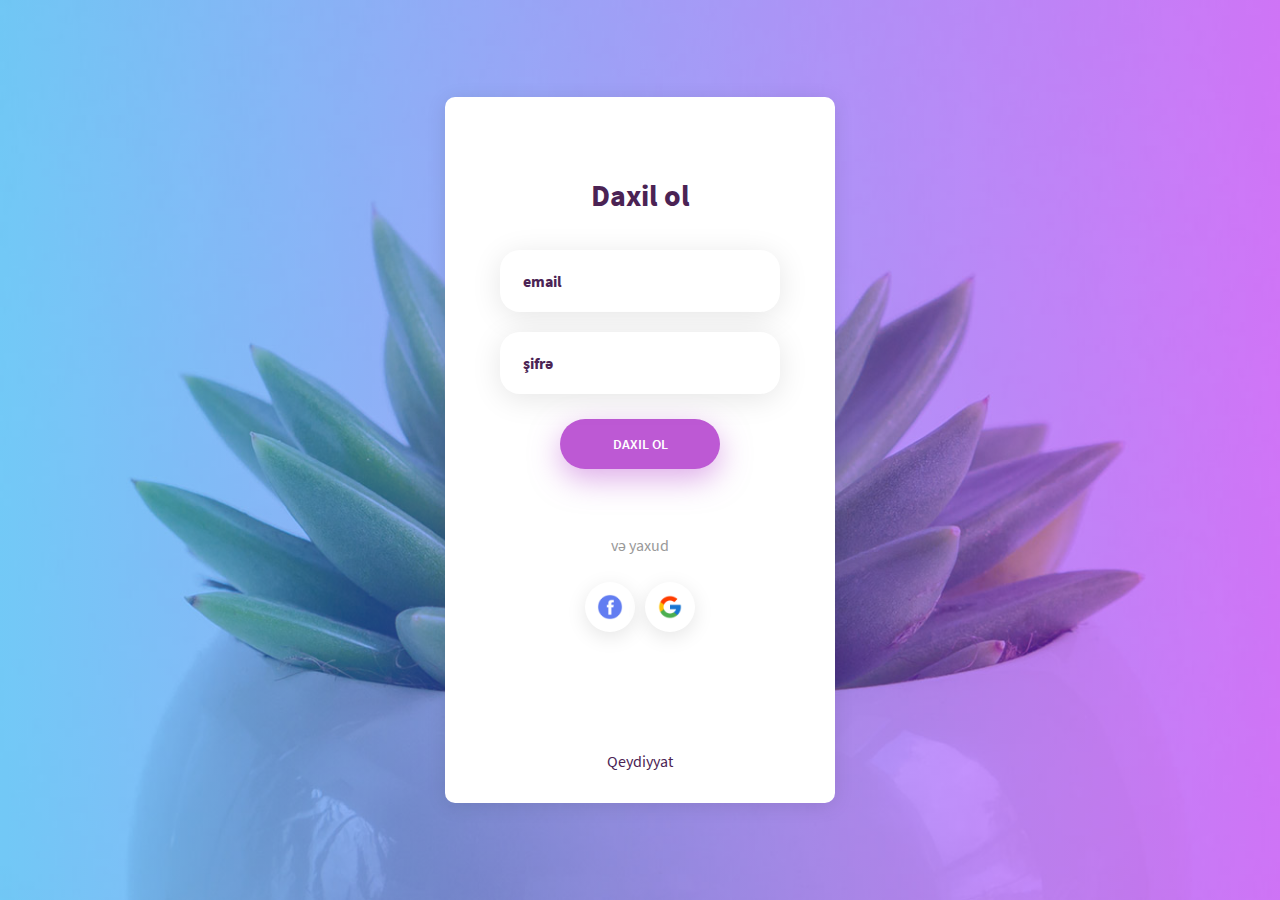
<file: index.html>
<!DOCTYPE html>
<html lang="en">

<head>
    <meta charset="UTF-8">
    <meta name="viewport" content="width=device-width, initial-scale=1.0">
    <meta name="author" content="Rüstəmov Tamerlan">
    <title>Hesaba giriş</title>
    <link rel="icon" type="image/png" href="img/login4.png">
    <!--===============================================================================================-->
    <link rel="stylesheet" type="text/css" href="vendor/bootstrap/css/bootstrap.min.css">
    <link rel="stylesheet" type="text/css" href="fonts/font-awesome-4.7.0/css/font-awesome.min.css">
    <link rel="stylesheet" type="text/css" href="fonts/iconic/css/material-design-iconic-font.min.css">
    <link rel="stylesheet" type="text/css" href="vendor/animate/animate.css">
    <link rel="stylesheet" type="text/css" href="vendor/css-hamburgers/hamburgers.min.css">
    <link rel="stylesheet" type="text/css" href="vendor/animsition/css/animsition.min.css">
    <link rel="stylesheet" type="text/css" href="vendor/select2/select2.min.css">
    <link rel="stylesheet" type="text/css" href="vendor/daterangepicker/daterangepicker.css">
    <!--===============================================================================================-->
    <link rel="stylesheet" type="text/css" href="css/util_welcome.css">
    <link rel="stylesheet" type="text/css" href="css/main_welcome.css">

</head>

<body>

    <div id="forEnter" class="container-login100" style="background-image: url('images/bg-01.jpg');">
        <div class="wrap-login100 p-l-55 p-r-55 p-t-80 p-b-30">
            <form class="login100-form validate-form">
                <span class="login100-form-title p-b-37">
					Daxil ol
				</span>
                <!-- error -->
                <div id="errorDiv" class="wrap-input100TR validate-input m-b-20TR">
                    <span id="error" class="input100TR" type="text" name="error" value=""></span>
                </div>
                <!-- error -->
                <div class="wrap-input100 validate-input m-b-20" data-validate="Enter username or email">
                    <input id="welcomeEmail" class="input100" type="text" name="email" placeholder="email">
                    <span class="focus-input100"></span>
                </div>

                <div class="wrap-input100 validate-input m-b-25" data-validate="Enter password">
                    <input id="welcomePassword" class="input100" type="password" name="pass" placeholder="şifrə">
                    <span class="focus-input100"></span>
                </div>

                <div class="container-login100-form-btn">
                    <button type="button" id="welcomeDaxilol" class="login100-form-btn">
						Daxil ol
					</button>
                </div>

                <div class="text-center p-t-57 p-b-20">
                    <span class="txt1">
						və yaxud
					</span>
                </div>

                <div class="flex-c p-b-112">
                    <a href="https://www.facebook.com/" class="login100-social-item">
                        <img src="images/icons/icon-fb.png" alt="FACEBOOK">
                    </a>

                    <a href="https://www.google.com.tr/" class="login100-social-item">
                        <img src="images/icons/google-logo.png" alt="GOOGLE">
                    </a>
                </div>

                <div class="text-center">
                    <a id="welcomeQeydiyyat" href="#" class="txt2 hov1">
						Qeydiyyat
					</a>
                </div>
            </form>


        </div>
    </div>



    <div id="dropDownSelect1"></div>

    <script src="js/Welcome.js"></script>
</body>

</html>
</file>
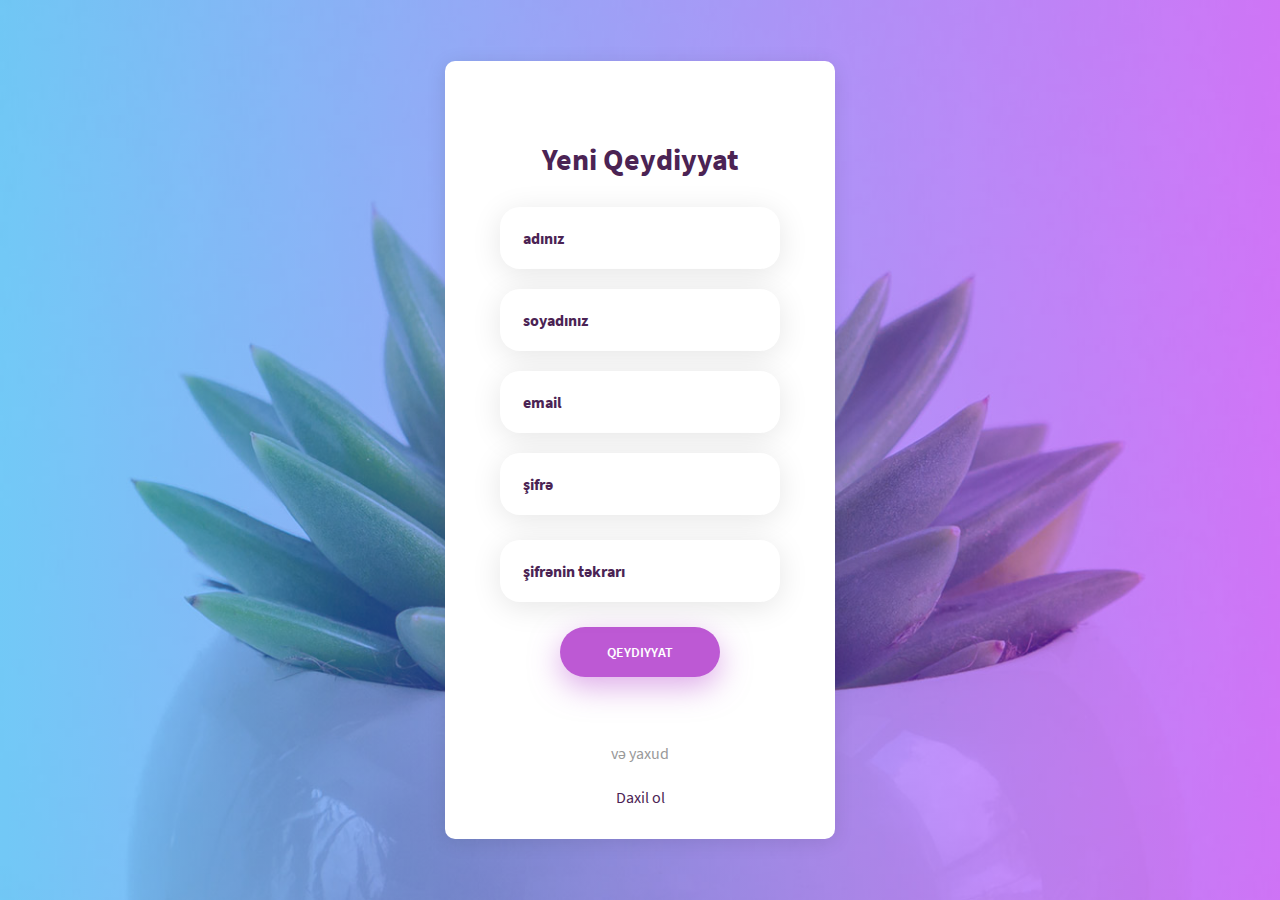
<file: index_Registration.html>
<!DOCTYPE html>
<html lang="en">

<head>
    <meta charset="UTF-8">
    <meta name="viewport" content="width=device-width, initial-scale=1.0">
    <meta name="author" content="Rüstəmov Tamerlan">
    <title>Qeydiyyatdan keç</title>
    <link rel="icon" type="image/png" href="img/unnamed.png">
    <!--===============================================================================================-->
    <link rel="stylesheet" type="text/css" href="vendor/bootstrap/css/bootstrap.min.css">
    <link rel="stylesheet" type="text/css" href="fonts/font-awesome-4.7.0/css/font-awesome.min.css">
    <link rel="stylesheet" type="text/css" href="fonts/iconic/css/material-design-iconic-font.min.css">
    <link rel="stylesheet" type="text/css" href="vendor/animate/animate.css">
    <link rel="stylesheet" type="text/css" href="vendor/css-hamburgers/hamburgers.min.css">
    <link rel="stylesheet" type="text/css" href="vendor/animsition/css/animsition.min.css">
    <link rel="stylesheet" type="text/css" href="vendor/select2/select2.min.css">
    <link rel="stylesheet" type="text/css" href="vendor/daterangepicker/daterangepicker.css">
    <!--===============================================================================================-->
    <link rel="stylesheet" type="text/css" href="css/util_welcome.css">
    <link rel="stylesheet" type="text/css" href="css/main_welcome.css">

</head>

<body>

    <div id="forEnter" class="container-login100" style="background-image: url('images/bg-01.jpg');">
        <div class="wrap-login100 p-l-55 p-r-55 p-t-80 p-b-30">
            <form class="login100-form validate-form">
                <span class="login100-form-titleTR p-b-37TR">
					Yeni Qeydiyyat
                </span>
                <!-- error -->
                <div id="errorDiv" class="wrap-input100TR validate-input m-b-20TR">
                    <span id="error" class="input100TRreg" type="text" name="error" value=""></span>
                </div>
                <!-- error -->

                <div class="wrap-input100 validate-input m-b-20" data-validate="Enter username or email">
                    <input id="regName" class="input100" type="text" name="name" placeholder="adınız">
                    <span class="focus-input100"></span>
                </div>
                <!-- * -->
                <div class="wrap-input100 validate-input m-b-20" data-validate="Enter username or email">
                    <input id="regLastname" class="input100" type="text" name="lastname" placeholder="soyadınız">
                    <span class="focus-input100"></span>
                </div>
                <div class="wrap-input100 validate-input m-b-20" data-validate="Enter username or email">
                    <input id="regEmail" class="input100" type="text" name="email" placeholder="email">
                    <span class="focus-input100"></span>
                </div>
                <!-- * -->
                <div class="wrap-input100 validate-input m-b-25" data-validate="Enter password">
                    <input id="regpassword1" class="input100" type="password" name="pass1" placeholder="şifrə">
                    <span class="focus-input100"></span>
                </div>
                <div class="wrap-input100 validate-input m-b-25" data-validate="Enter password">
                    <input id="regpassword2" class="input100" type="password" name="pass2" placeholder="şifrənin təkrarı">
                    <span class="focus-input100"></span>
                </div>

                <div class="container-login100-form-btn">
                    <button type="button" id="regBtnQeydiyyat" class="login100-form-btn">
						Qeydiyyat
					</button>
                </div>

                <div class="text-center p-t-57 p-b-20">
                    <span class="txt1">
						və yaxud
					</span>
                </div>



                <div class="text-center">
                    <a id="regBtnDaxilOl" href="#" class="txt2 hov1">
						Daxil ol
					</a>
                </div>
            </form>


        </div>
    </div>



    <div id="dropDownSelect1"></div>

    <script src="Registration.js"></script>
</body>

</html>
</file>
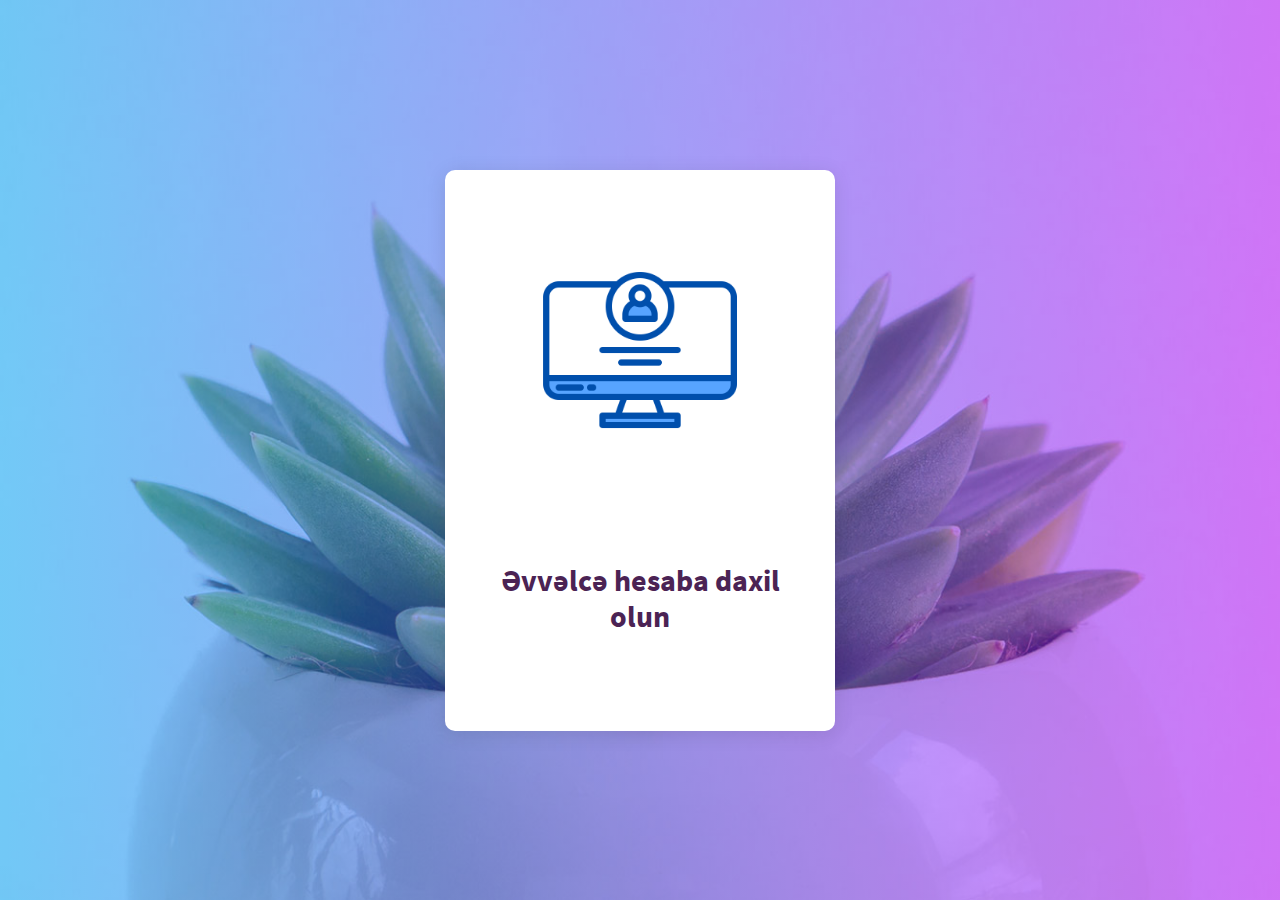
<file: index_UserProfil.html>
<!DOCTYPE html>
<html lang="en">

<head>
    <meta charset="UTF-8">
    <meta name="viewport" content="width=device-width, initial-scale=1.0">
    <meta name="author" content="Rüstəmov Tamerlan">
    <title>Hesabın</title>
    <link rel="icon" type="image/png" href="img/avatar.png">
    <!--===============================================================================================-->
    <link rel="stylesheet" type="text/css" href="vendor/bootstrap/css/bootstrap.min.css">
    <link rel="stylesheet" type="text/css" href="fonts/font-awesome-4.7.0/css/font-awesome.min.css">
    <link rel="stylesheet" type="text/css" href="fonts/iconic/css/material-design-iconic-font.min.css">
    <link rel="stylesheet" type="text/css" href="vendor/animate/animate.css">
    <link rel="stylesheet" type="text/css" href="vendor/css-hamburgers/hamburgers.min.css">
    <link rel="stylesheet" type="text/css" href="vendor/animsition/css/animsition.min.css">
    <link rel="stylesheet" type="text/css" href="vendor/select2/select2.min.css">
    <link rel="stylesheet" type="text/css" href="vendor/daterangepicker/daterangepicker.css">
    <!--===============================================================================================-->
    <link rel="stylesheet" type="text/css" href="css/util_welcome.css">
    <link rel="stylesheet" type="text/css" href="css/main_welcome.css">

</head>

<body>

    <div class="container-login100" style="background-image: url('images/bg-01.jpg');">
        <div class="wrap-login100 p-l-55 p-r-55 p-t-80 p-b-30">
            <form class="login100-form validate-form">

                <!-- elave-- -->
                <span id="a1" class="login100-form-titleTR p-b-37TR">
					Redakte Et
                </span>

                <div id="errorDiv" class="wrap-input100TR validate-input m-b-20TR">
                    <span id="error" class="input100TRreg" type="text" name="error" value=""></span>
                </div>


                <div id="a2" class="wrap-input100 validate-input m-b-20" data-validate="Enter username or email">
                    <input id="edName" class="input100" type="text" name="name" placeholder="adınız">
                    <span class="focus-input100"></span>
                </div>

                <div id="a3" class="wrap-input100 validate-input m-b-20" data-validate="Enter username or email">
                    <input id="edLastname" class="input100" type="text" name="lastname" placeholder="soyadınız">
                    <span class="focus-input100"></span>
                </div>
                <div id="a4" class="wrap-input100 validate-input m-b-20" data-validate="Enter username or email">
                    <input id="edEmail" class="input100" type="text" name="email" placeholder="email">
                    <span class="focus-input100"></span>
                </div>

                <div id="a5" class="wrap-input100 validate-input m-b-25" data-validate="Enter password">
                    <input id="edpassword" class="input100" type="text" name="pass1" placeholder="şifrə">
                    <span class="focus-input100"></span>
                </div>
                <div id="a7" class="container-login100-form-btnXX">
                    <button type="button" id="editProfil" class="login100-form-btnXX">
						Saxla
					</button>
                </div>

                <!-- esas asaqida -->
                <div class="flex-c p-b-112">
                    <img id="imgX" src="img/login.png" alt="UserProfil" width="200" height="200">
                </div>
                <span id="wlcm" class="login100-form-title p-b-37X">
					Xoş gəldin
				</span>

                <span id="userSpanText" class="login100-form-titleX p-b-37"></span>

                <!-- btn -->
                <div id="buttonX" class="container-login100-form-btn">
                    <button type="button" id="saxla" class="login100-form-btn">
                        Saxla
                    </button>
                    <button type="button" id="userHesabdanCix" class="login100-form-btn">
                Hesabdan çıx
            </button>
                    <button type="button" id="RedakteEt" class="login100-form-btn">
                Redakte et
            </button>
                </div>

            </form>
        </div>
    </div>



    <div id="dropDownSelect1"></div>

    <script src="UserProfil.js"></script>

</body>

</html>
</file>
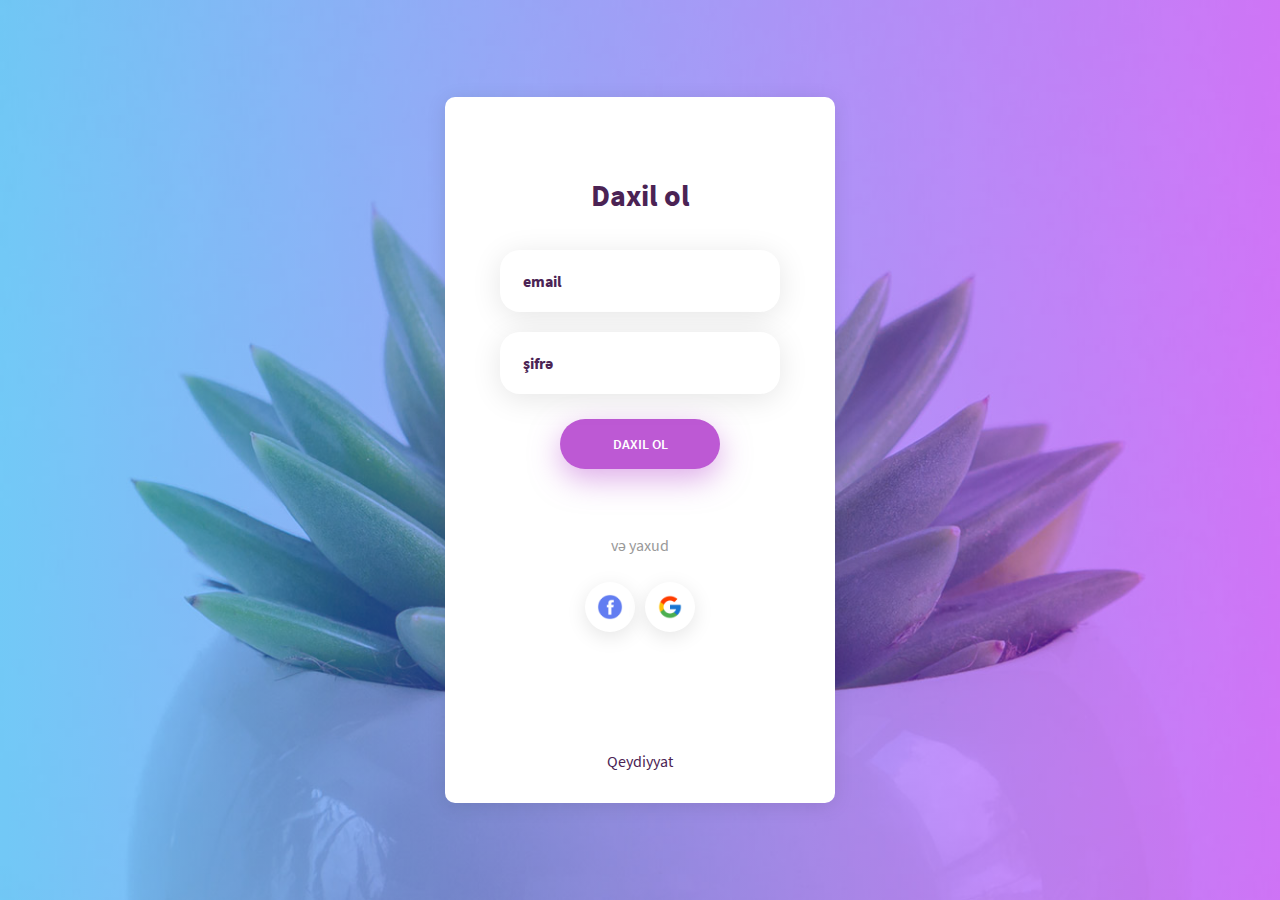
<file: index_Welcome.html>
<!DOCTYPE html>
<html lang="en">

<head>
    <meta charset="UTF-8">
    <meta name="viewport" content="width=device-width, initial-scale=1.0">
    <meta name="author" content="Rüstəmov Tamerlan">
    <title>Hesaba giriş</title>
    <link rel="icon" type="image/png" href="img/login4.png">
    <!--===============================================================================================-->
    <link rel="stylesheet" type="text/css" href="vendor/bootstrap/css/bootstrap.min.css">
    <link rel="stylesheet" type="text/css" href="fonts/font-awesome-4.7.0/css/font-awesome.min.css">
    <link rel="stylesheet" type="text/css" href="fonts/iconic/css/material-design-iconic-font.min.css">
    <link rel="stylesheet" type="text/css" href="vendor/animate/animate.css">
    <link rel="stylesheet" type="text/css" href="vendor/css-hamburgers/hamburgers.min.css">
    <link rel="stylesheet" type="text/css" href="vendor/animsition/css/animsition.min.css">
    <link rel="stylesheet" type="text/css" href="vendor/select2/select2.min.css">
    <link rel="stylesheet" type="text/css" href="vendor/daterangepicker/daterangepicker.css">
    <!--===============================================================================================-->
    <link rel="stylesheet" type="text/css" href="css/util_welcome.css">
    <link rel="stylesheet" type="text/css" href="css/main_welcome.css">

</head>

<body>

    <div id="forEnter" class="container-login100" style="background-image: url('images/bg-01.jpg');">
        <div class="wrap-login100 p-l-55 p-r-55 p-t-80 p-b-30">
            <form class="login100-form validate-form">
                <span class="login100-form-title p-b-37">
					Daxil ol
				</span>
                <!-- error -->
                <div id="errorDiv" class="wrap-input100TR validate-input m-b-20TR">
                    <span id="error" class="input100TR" type="text" name="error" value=""></span>
                </div>
                <!-- error -->
                <div class="wrap-input100 validate-input m-b-20" data-validate="Enter username or email">
                    <input id="welcomeEmail" class="input100" type="text" name="email" placeholder="email">
                    <span class="focus-input100"></span>
                </div>

                <div class="wrap-input100 validate-input m-b-25" data-validate="Enter password">
                    <input id="welcomePassword" class="input100" type="password" name="pass" placeholder="şifrə">
                    <span class="focus-input100"></span>
                </div>

                <div class="container-login100-form-btn">
                    <button type="button" id="welcomeDaxilol" class="login100-form-btn">
						Daxil ol
					</button>
                </div>

                <div class="text-center p-t-57 p-b-20">
                    <span class="txt1">
						və yaxud
					</span>
                </div>

                <div class="flex-c p-b-112">
                    <a href="https://www.facebook.com/" class="login100-social-item">
                        <img src="images/icons/icon-fb.png" alt="FACEBOOK">
                    </a>

                    <a href="https://www.google.com.tr/" class="login100-social-item">
                        <img src="images/icons/google-logo.png" alt="GOOGLE">
                    </a>
                </div>

                <div class="text-center">
                    <a id="welcomeQeydiyyat" href="#" class="txt2 hov1">
						Qeydiyyat
					</a>
                </div>
            </form>


        </div>
    </div>



    <div id="dropDownSelect1"></div>

    <script src="Welcome.js"></script>
</body>

</html>
</file>
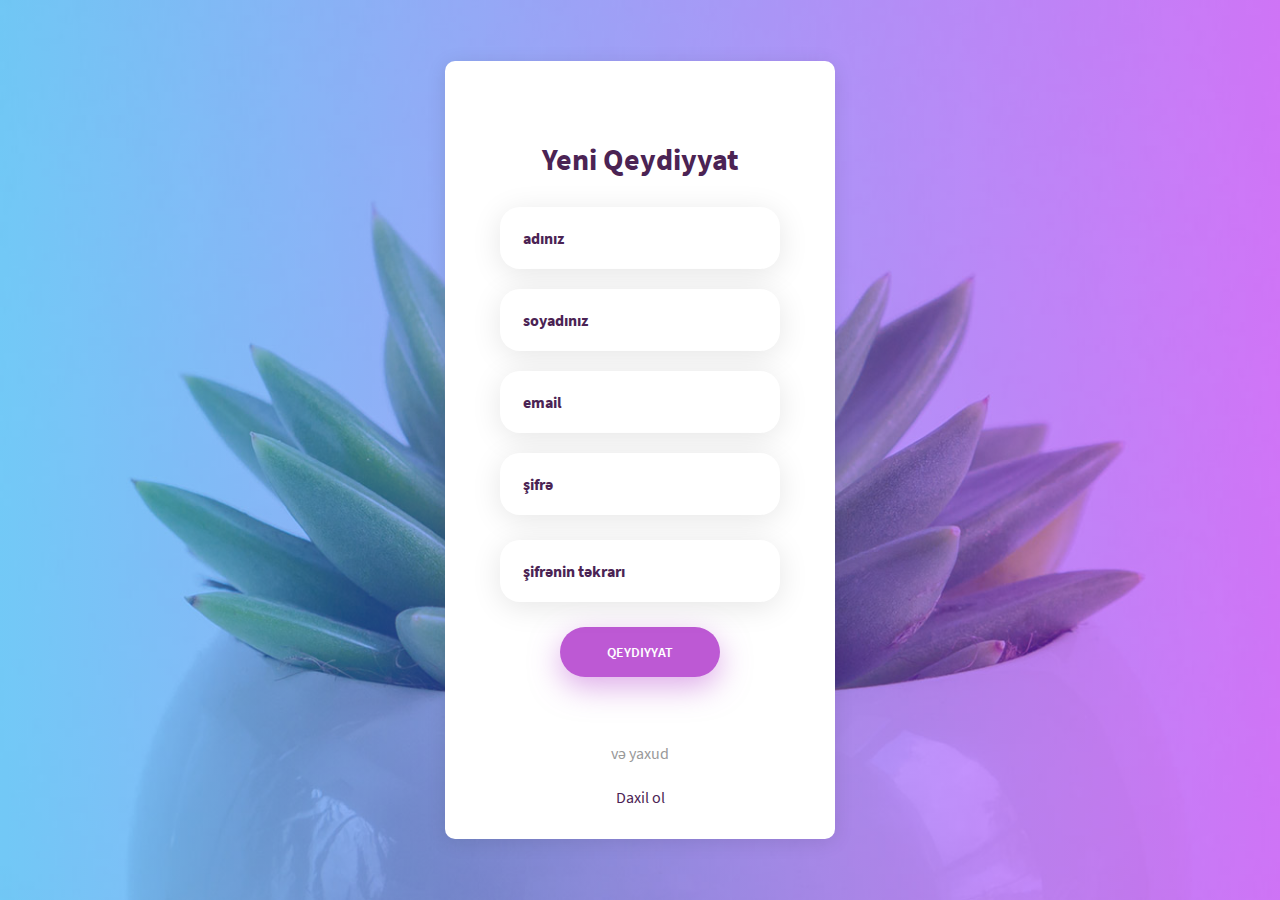
<file: Registration.html>
<!DOCTYPE html>
<html lang="en">

<head>
    <meta charset="UTF-8">
    <meta name="viewport" content="width=device-width, initial-scale=1.0">
    <meta name="author" content="Rüstəmov Tamerlan">
    <title>Qeydiyyatdan keç</title>
    <link rel="icon" type="image/png" href="img/unnamed.png">
    <!--===============================================================================================-->
    <link rel="stylesheet" type="text/css" href="vendor/bootstrap/css/bootstrap.min.css">
    <link rel="stylesheet" type="text/css" href="fonts/font-awesome-4.7.0/css/font-awesome.min.css">
    <link rel="stylesheet" type="text/css" href="fonts/iconic/css/material-design-iconic-font.min.css">
    <link rel="stylesheet" type="text/css" href="vendor/animate/animate.css">
    <link rel="stylesheet" type="text/css" href="vendor/css-hamburgers/hamburgers.min.css">
    <link rel="stylesheet" type="text/css" href="vendor/animsition/css/animsition.min.css">
    <link rel="stylesheet" type="text/css" href="vendor/select2/select2.min.css">
    <link rel="stylesheet" type="text/css" href="vendor/daterangepicker/daterangepicker.css">
    <!--===============================================================================================-->
    <link rel="stylesheet" type="text/css" href="css/util_welcome.css">
    <link rel="stylesheet" type="text/css" href="css/main_welcome.css">

</head>

<body>

    <div id="forEnter" class="container-login100" style="background-image: url('images/bg-01.jpg');">
        <div class="wrap-login100 p-l-55 p-r-55 p-t-80 p-b-30">
            <form class="login100-form validate-form">
                <span class="login100-form-titleTR p-b-37TR">
					Yeni Qeydiyyat
                </span>
                <!-- error -->
                <div id="errorDiv" class="wrap-input100TR validate-input m-b-20TR">
                    <span id="error" class="input100TRreg" type="text" name="error" value=""></span>
                </div>
                <!-- error -->

                <div class="wrap-input100 validate-input m-b-20" data-validate="Enter username or email">
                    <input id="regName" class="input100" type="text" name="name" placeholder="adınız">
                    <span class="focus-input100"></span>
                </div>
                <!-- * -->
                <div class="wrap-input100 validate-input m-b-20" data-validate="Enter username or email">
                    <input id="regLastname" class="input100" type="text" name="lastname" placeholder="soyadınız">
                    <span class="focus-input100"></span>
                </div>
                <div class="wrap-input100 validate-input m-b-20" data-validate="Enter username or email">
                    <input id="regEmail" class="input100" type="text" name="email" placeholder="email">
                    <span class="focus-input100"></span>
                </div>
                <!-- * -->
                <div class="wrap-input100 validate-input m-b-25" data-validate="Enter password">
                    <input id="regpassword1" class="input100" type="password" name="pass1" placeholder="şifrə">
                    <span class="focus-input100"></span>
                </div>
                <div class="wrap-input100 validate-input m-b-25" data-validate="Enter password">
                    <input id="regpassword2" class="input100" type="password" name="pass2" placeholder="şifrənin təkrarı">
                    <span class="focus-input100"></span>
                </div>

                <div class="container-login100-form-btn">
                    <button type="button" id="regBtnQeydiyyat" class="login100-form-btn">
						Qeydiyyat
					</button>
                </div>

                <div class="text-center p-t-57 p-b-20">
                    <span class="txt1">
						və yaxud
					</span>
                </div>



                <div class="text-center">
                    <a id="regBtnDaxilOl" href="#" class="txt2 hov1">
						Daxil ol
					</a>
                </div>
            </form>


        </div>
    </div>



    <div id="dropDownSelect1"></div>

    <script src="js/Registration.js"></script>
</body>

</html>
</file>
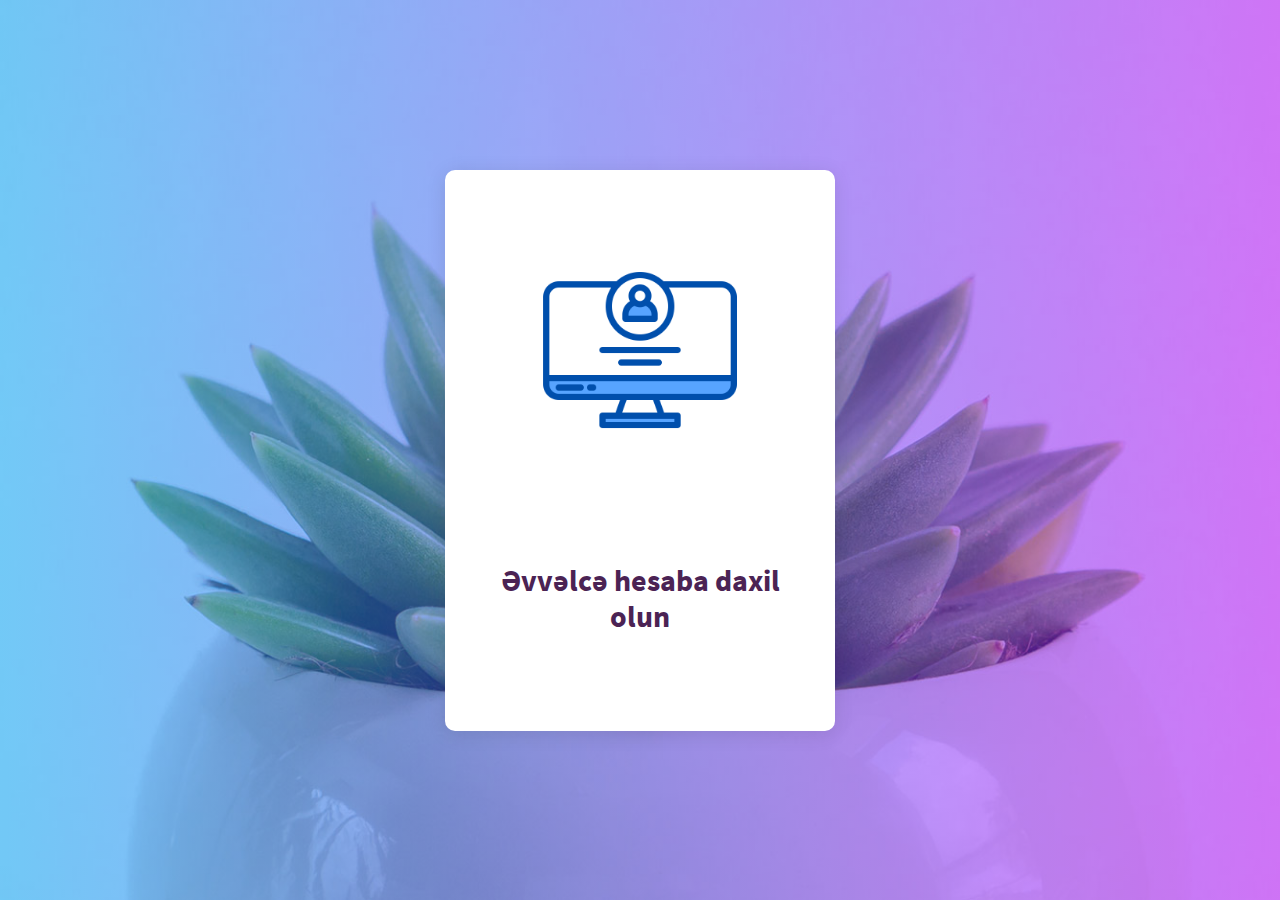
<file: UserProfil.html>
<!DOCTYPE html>
<html lang="en">

<head>
    <meta charset="UTF-8">
    <meta name="viewport" content="width=device-width, initial-scale=1.0">
    <meta name="author" content="Rüstəmov Tamerlan">
    <title>Hesabın</title>
    <link rel="icon" type="image/png" href="img/avatar.png">
    <!--===============================================================================================-->
    <link rel="stylesheet" type="text/css" href="vendor/bootstrap/css/bootstrap.min.css">
    <link rel="stylesheet" type="text/css" href="fonts/font-awesome-4.7.0/css/font-awesome.min.css">
    <link rel="stylesheet" type="text/css" href="fonts/iconic/css/material-design-iconic-font.min.css">
    <link rel="stylesheet" type="text/css" href="vendor/animate/animate.css">
    <link rel="stylesheet" type="text/css" href="vendor/css-hamburgers/hamburgers.min.css">
    <link rel="stylesheet" type="text/css" href="vendor/animsition/css/animsition.min.css">
    <link rel="stylesheet" type="text/css" href="vendor/select2/select2.min.css">
    <link rel="stylesheet" type="text/css" href="vendor/daterangepicker/daterangepicker.css">
    <!--===============================================================================================-->
    <link rel="stylesheet" type="text/css" href="css/util_welcome.css">
    <link rel="stylesheet" type="text/css" href="css/main_welcome.css">

</head>

<body>

    <div class="container-login100" style="background-image: url('images/bg-01.jpg');">
        <div class="wrap-login100 p-l-55 p-r-55 p-t-80 p-b-30">
            <form class="login100-form validate-form">

                <!-- elave-- -->
                <span id="a1" class="login100-form-titleTR p-b-37TR">
					Redakte Et
                </span>

                <div id="errorDiv" class="wrap-input100TR validate-input m-b-20TR">
                    <span id="error" class="input100TRreg" type="text" name="error" value=""></span>
                </div>


                <div id="a2" class="wrap-input100 validate-input m-b-20" data-validate="Enter username or email">
                    <input id="edName" class="input100" type="text" name="name" placeholder="adınız">
                    <span class="focus-input100"></span>
                </div>

                <div id="a3" class="wrap-input100 validate-input m-b-20" data-validate="Enter username or email">
                    <input id="edLastname" class="input100" type="text" name="lastname" placeholder="soyadınız">
                    <span class="focus-input100"></span>
                </div>
                <div id="a4" class="wrap-input100 validate-input m-b-20" data-validate="Enter username or email">
                    <input id="edEmail" class="input100" type="text" name="email" placeholder="email">
                    <span class="focus-input100"></span>
                </div>

                <div id="a5" class="wrap-input100 validate-input m-b-25" data-validate="Enter password">
                    <input id="edpassword" class="input100" type="text" name="pass1" placeholder="şifrə">
                    <span class="focus-input100"></span>
                </div>
                <div id="a7" class="container-login100-form-btnXX">
                    <button type="button" id="editProfil" class="login100-form-btnXX">
						Saxla
					</button>
                </div>

                <!-- esas asaqida -->
                <div class="flex-c p-b-112">
                    <img id="imgX" src="img/login.png" alt="UserProfil" width="200" height="200">
                </div>
                <span id="wlcm" class="login100-form-title p-b-37X">
					Xoş gəldin
				</span>

                <span id="userSpanText" class="login100-form-titleX p-b-37"></span>

                <!-- btn -->
                <div id="buttonX" class="container-login100-form-btn">
                    <button type="button" id="saxla" class="login100-form-btn">
                        Saxla
                    </button>
                    <button type="button" id="userHesabdanCix" class="login100-form-btn">
                Hesabdan çıx
            </button>
                    <button type="button" id="RedakteEt" class="login100-form-btn">
                Redakte et
            </button>
                </div>

            </form>
        </div>
    </div>



    <div id="dropDownSelect1"></div>

    <script src="js/UserProfil.js"></script>

</body>

</html>
</file>
<file: vendor/daterangepicker/daterangepicker.css>
.daterangepicker {
  position: absolute;
  color: inherit;
  background-color: #fff;
  border-radius: 4px;
  width: 278px;
  padding: 4px;
  margin-top: 1px;
  top: 100px;
  left: 20px;
  /* Calendars */ }
  .daterangepicker:before, .daterangepicker:after {
    position: absolute;
    display: inline-block;
    border-bottom-color: rgba(0, 0, 0, 0.2);
    content: ''; }
  .daterangepicker:before {
    top: -7px;
    border-right: 7px solid transparent;
    border-left: 7px solid transparent;
    border-bottom: 7px solid #ccc; }
  .daterangepicker:after {
    top: -6px;
    border-right: 6px solid transparent;
    border-bottom: 6px solid #fff;
    border-left: 6px solid transparent; }
  .daterangepicker.opensleft:before {
    right: 9px; }
  .daterangepicker.opensleft:after {
    right: 10px; }
  .daterangepicker.openscenter:before {
    left: 0;
    right: 0;
    width: 0;
    margin-left: auto;
    margin-right: auto; }
  .daterangepicker.openscenter:after {
    left: 0;
    right: 0;
    width: 0;
    margin-left: auto;
    margin-right: auto; }
  .daterangepicker.opensright:before {
    left: 9px; }
  .daterangepicker.opensright:after {
    left: 10px; }
  .daterangepicker.dropup {
    margin-top: -5px; }
    .daterangepicker.dropup:before {
      top: initial;
      bottom: -7px;
      border-bottom: initial;
      border-top: 7px solid #ccc; }
    .daterangepicker.dropup:after {
      top: initial;
      bottom: -6px;
      border-bottom: initial;
      border-top: 6px solid #fff; }
  .daterangepicker.dropdown-menu {
    max-width: none;
    z-index: 3001; }
  .daterangepicker.single .ranges, .daterangepicker.single .calendar {
    float: none; }
  .daterangepicker.show-calendar .calendar {
    display: block; }
  .daterangepicker .calendar {
    display: none;
    max-width: 270px;
    margin: 4px; }
    .daterangepicker .calendar.single .calendar-table {
      border: none; }
    .daterangepicker .calendar th, .daterangepicker .calendar td {
      white-space: nowrap;
      text-align: center;
      min-width: 32px; }
  .daterangepicker .calendar-table {
    border: 1px solid #fff;
    padding: 4px;
    border-radius: 4px;
    background-color: #fff; }
  .daterangepicker table {
    width: 100%;
    margin: 0; }
  .daterangepicker td, .daterangepicker th {
    text-align: center;
    width: 20px;
    height: 20px;
    border-radius: 4px;
    border: 1px solid transparent;
    white-space: nowrap;
    cursor: pointer; }
    .daterangepicker td.available:hover, .daterangepicker th.available:hover {
      background-color: #eee;
      border-color: transparent;
      color: inherit; }
    .daterangepicker td.week, .daterangepicker th.week {
      font-size: 80%;
      color: #ccc; }
  .daterangepicker td.off, .daterangepicker td.off.in-range, .daterangepicker td.off.start-date, .daterangepicker td.off.end-date {
    background-color: #fff;
    border-color: transparent;
    color: #999; }
  .daterangepicker td.in-range {
    background-color: #ebf4f8;
    border-color: transparent;
    color: #000;
    border-radius: 0; }
  .daterangepicker td.start-date {
    border-radius: 4px 0 0 4px; }
  .daterangepicker td.end-date {
    border-radius: 0 4px 4px 0; }
  .daterangepicker td.start-date.end-date {
    border-radius: 4px; }
  .daterangepicker td.active, .daterangepicker td.active:hover {
    background-color: #357ebd;
    border-color: transparent;
    color: #fff; }
  .daterangepicker th.month {
    width: auto; }
  .daterangepicker td.disabled, .daterangepicker option.disabled {
    color: #999;
    cursor: not-allowed;
    text-decoration: line-through; }
  .daterangepicker select.monthselect, .daterangepicker select.yearselect {
    font-size: 12px;
    padding: 1px;
    height: auto;
    margin: 0;
    cursor: default; }
  .daterangepicker select.monthselect {
    margin-right: 2%;
    width: 56%; }
  .daterangepicker select.yearselect {
    width: 40%; }
  .daterangepicker select.hourselect, .daterangepicker select.minuteselect, .daterangepicker select.secondselect, .daterangepicker select.ampmselect {
    width: 50px;
    margin-bottom: 0; }
  .daterangepicker .input-mini {
    border: 1px solid #ccc;
    border-radius: 4px;
    color: #555;
    height: 30px;
    line-height: 30px;
    display: block;
    vertical-align: middle;
    margin: 0 0 5px 0;
    padding: 0 6px 0 28px;
    width: 100%; }
    .daterangepicker .input-mini.active {
      border: 1px solid #08c;
      border-radius: 4px; }
  .daterangepicker .daterangepicker_input {
    position: relative; }
    .daterangepicker .daterangepicker_input i {
      position: absolute;
      left: 8px;
      top: 8px; }
  .daterangepicker.rtl .input-mini {
    padding-right: 28px;
    padding-left: 6px; }
  .daterangepicker.rtl .daterangepicker_input i {
    left: auto;
    right: 8px; }
  .daterangepicker .calendar-time {
    text-align: center;
    margin: 5px auto;
    line-height: 30px;
    position: relative;
    padding-left: 28px; }
    .daterangepicker .calendar-time select.disabled {
      color: #ccc;
      cursor: not-allowed; }

.ranges {
  font-size: 11px;
  float: none;
  margin: 4px;
  text-align: left; }
  .ranges ul {
    list-style: none;
    margin: 0 auto;
    padding: 0;
    width: 100%; }
  .ranges li {
    font-size: 13px;
    background-color: #f5f5f5;
    border: 1px solid #f5f5f5;
    border-radius: 4px;
    color: #08c;
    padding: 3px 12px;
    margin-bottom: 8px;
    cursor: pointer; }
    .ranges li:hover {
      background-color: #08c;
      border: 1px solid #08c;
      color: #fff; }
    .ranges li.active {
      background-color: #08c;
      border: 1px solid #08c;
      color: #fff; }

/*  Larger Screen Styling */
@media (min-width: 564px) {
  .daterangepicker {
    width: auto; }
    .daterangepicker .ranges ul {
      width: 160px; }
    .daterangepicker.single .ranges ul {
      width: 100%; }
    .daterangepicker.single .calendar.left {
      clear: none; }
    .daterangepicker.single.ltr .ranges, .daterangepicker.single.ltr .calendar {
      float: left; }
    .daterangepicker.single.rtl .ranges, .daterangepicker.single.rtl .calendar {
      float: right; }
    .daterangepicker.ltr {
      direction: ltr;
      text-align: left; }
      .daterangepicker.ltr .calendar.left {
        clear: left;
        margin-right: 0; }
        .daterangepicker.ltr .calendar.left .calendar-table {
          border-right: none;
          border-top-right-radius: 0;
          border-bottom-right-radius: 0; }
      .daterangepicker.ltr .calendar.right {
        margin-left: 0; }
        .daterangepicker.ltr .calendar.right .calendar-table {
          border-left: none;
          border-top-left-radius: 0;
          border-bottom-left-radius: 0; }
      .daterangepicker.ltr .left .daterangepicker_input {
        padding-right: 12px; }
      .daterangepicker.ltr .calendar.left .calendar-table {
        padding-right: 12px; }
      .daterangepicker.ltr .ranges, .daterangepicker.ltr .calendar {
        float: left; }
    .daterangepicker.rtl {
      direction: rtl;
      text-align: right; }
      .daterangepicker.rtl .calendar.left {
        clear: right;
        margin-left: 0; }
        .daterangepicker.rtl .calendar.left .calendar-table {
          border-left: none;
          border-top-left-radius: 0;
          border-bottom-left-radius: 0; }
      .daterangepicker.rtl .calendar.right {
        margin-right: 0; }
        .daterangepicker.rtl .calendar.right .calendar-table {
          border-right: none;
          border-top-right-radius: 0;
          border-bottom-right-radius: 0; }
      .daterangepicker.rtl .left .daterangepicker_input {
        padding-left: 12px; }
      .daterangepicker.rtl .calendar.left .calendar-table {
        padding-left: 12px; }
      .daterangepicker.rtl .ranges, .daterangepicker.rtl .calendar {
        text-align: right;
        float: right; } }
@media (min-width: 730px) {
  .daterangepicker .ranges {
    width: auto; }
  .daterangepicker.ltr .ranges {
    float: left; }
  .daterangepicker.rtl .ranges {
    float: right; }
  .daterangepicker .calendar.left {
    clear: none !important; } }
</file>
<file: css/util_welcome.css>
/*[ FONT SIZE ]
///////////////////////////////////////////////////////////
*/

.fs-1 {
    font-size: 1px;
}

.fs-2 {
    font-size: 2px;
}

.fs-3 {
    font-size: 3px;
}

.fs-4 {
    font-size: 4px;
}

.fs-5 {
    font-size: 5px;
}

.fs-6 {
    font-size: 6px;
}

.fs-7 {
    font-size: 7px;
}

.fs-8 {
    font-size: 8px;
}

.fs-9 {
    font-size: 9px;
}

.fs-10 {
    font-size: 10px;
}

.fs-11 {
    font-size: 11px;
}

.fs-12 {
    font-size: 12px;
}

.fs-13 {
    font-size: 13px;
}

.fs-14 {
    font-size: 14px;
}

.fs-15 {
    font-size: 15px;
}

.fs-16 {
    font-size: 16px;
}

.fs-17 {
    font-size: 17px;
}

.fs-18 {
    font-size: 18px;
}

.fs-19 {
    font-size: 19px;
}

.fs-20 {
    font-size: 20px;
}

.fs-21 {
    font-size: 21px;
}

.fs-22 {
    font-size: 22px;
}

.fs-23 {
    font-size: 23px;
}

.fs-24 {
    font-size: 24px;
}

.fs-25 {
    font-size: 25px;
}

.fs-26 {
    font-size: 26px;
}

.fs-27 {
    font-size: 27px;
}

.fs-28 {
    font-size: 28px;
}

.fs-29 {
    font-size: 29px;
}

.fs-30 {
    font-size: 30px;
}

.fs-31 {
    font-size: 31px;
}

.fs-32 {
    font-size: 32px;
}

.fs-33 {
    font-size: 33px;
}

.fs-34 {
    font-size: 34px;
}

.fs-35 {
    font-size: 35px;
}

.fs-36 {
    font-size: 36px;
}

.fs-37 {
    font-size: 37px;
}

.fs-38 {
    font-size: 38px;
}

.fs-39 {
    font-size: 39px;
}

.fs-40 {
    font-size: 40px;
}

.fs-41 {
    font-size: 41px;
}

.fs-42 {
    font-size: 42px;
}

.fs-43 {
    font-size: 43px;
}

.fs-44 {
    font-size: 44px;
}

.fs-45 {
    font-size: 45px;
}

.fs-46 {
    font-size: 46px;
}

.fs-47 {
    font-size: 47px;
}

.fs-48 {
    font-size: 48px;
}

.fs-49 {
    font-size: 49px;
}

.fs-50 {
    font-size: 50px;
}

.fs-51 {
    font-size: 51px;
}

.fs-52 {
    font-size: 52px;
}

.fs-53 {
    font-size: 53px;
}

.fs-54 {
    font-size: 54px;
}

.fs-55 {
    font-size: 55px;
}

.fs-56 {
    font-size: 56px;
}

.fs-57 {
    font-size: 57px;
}

.fs-58 {
    font-size: 58px;
}

.fs-59 {
    font-size: 59px;
}

.fs-60 {
    font-size: 60px;
}

.fs-61 {
    font-size: 61px;
}

.fs-62 {
    font-size: 62px;
}

.fs-63 {
    font-size: 63px;
}

.fs-64 {
    font-size: 64px;
}

.fs-65 {
    font-size: 65px;
}

.fs-66 {
    font-size: 66px;
}

.fs-67 {
    font-size: 67px;
}

.fs-68 {
    font-size: 68px;
}

.fs-69 {
    font-size: 69px;
}

.fs-70 {
    font-size: 70px;
}

.fs-71 {
    font-size: 71px;
}

.fs-72 {
    font-size: 72px;
}

.fs-73 {
    font-size: 73px;
}

.fs-74 {
    font-size: 74px;
}

.fs-75 {
    font-size: 75px;
}

.fs-76 {
    font-size: 76px;
}

.fs-77 {
    font-size: 77px;
}

.fs-78 {
    font-size: 78px;
}

.fs-79 {
    font-size: 79px;
}

.fs-80 {
    font-size: 80px;
}

.fs-81 {
    font-size: 81px;
}

.fs-82 {
    font-size: 82px;
}

.fs-83 {
    font-size: 83px;
}

.fs-84 {
    font-size: 84px;
}

.fs-85 {
    font-size: 85px;
}

.fs-86 {
    font-size: 86px;
}

.fs-87 {
    font-size: 87px;
}

.fs-88 {
    font-size: 88px;
}

.fs-89 {
    font-size: 89px;
}

.fs-90 {
    font-size: 90px;
}

.fs-91 {
    font-size: 91px;
}

.fs-92 {
    font-size: 92px;
}

.fs-93 {
    font-size: 93px;
}

.fs-94 {
    font-size: 94px;
}

.fs-95 {
    font-size: 95px;
}

.fs-96 {
    font-size: 96px;
}

.fs-97 {
    font-size: 97px;
}

.fs-98 {
    font-size: 98px;
}

.fs-99 {
    font-size: 99px;
}

.fs-100 {
    font-size: 100px;
}

.fs-101 {
    font-size: 101px;
}

.fs-102 {
    font-size: 102px;
}

.fs-103 {
    font-size: 103px;
}

.fs-104 {
    font-size: 104px;
}

.fs-105 {
    font-size: 105px;
}

.fs-106 {
    font-size: 106px;
}

.fs-107 {
    font-size: 107px;
}

.fs-108 {
    font-size: 108px;
}

.fs-109 {
    font-size: 109px;
}

.fs-110 {
    font-size: 110px;
}

.fs-111 {
    font-size: 111px;
}

.fs-112 {
    font-size: 112px;
}

.fs-113 {
    font-size: 113px;
}

.fs-114 {
    font-size: 114px;
}

.fs-115 {
    font-size: 115px;
}

.fs-116 {
    font-size: 116px;
}

.fs-117 {
    font-size: 117px;
}

.fs-118 {
    font-size: 118px;
}

.fs-119 {
    font-size: 119px;
}

.fs-120 {
    font-size: 120px;
}

.fs-121 {
    font-size: 121px;
}

.fs-122 {
    font-size: 122px;
}

.fs-123 {
    font-size: 123px;
}

.fs-124 {
    font-size: 124px;
}

.fs-125 {
    font-size: 125px;
}

.fs-126 {
    font-size: 126px;
}

.fs-127 {
    font-size: 127px;
}

.fs-128 {
    font-size: 128px;
}

.fs-129 {
    font-size: 129px;
}

.fs-130 {
    font-size: 130px;
}

.fs-131 {
    font-size: 131px;
}

.fs-132 {
    font-size: 132px;
}

.fs-133 {
    font-size: 133px;
}

.fs-134 {
    font-size: 134px;
}

.fs-135 {
    font-size: 135px;
}

.fs-136 {
    font-size: 136px;
}

.fs-137 {
    font-size: 137px;
}

.fs-138 {
    font-size: 138px;
}

.fs-139 {
    font-size: 139px;
}

.fs-140 {
    font-size: 140px;
}

.fs-141 {
    font-size: 141px;
}

.fs-142 {
    font-size: 142px;
}

.fs-143 {
    font-size: 143px;
}

.fs-144 {
    font-size: 144px;
}

.fs-145 {
    font-size: 145px;
}

.fs-146 {
    font-size: 146px;
}

.fs-147 {
    font-size: 147px;
}

.fs-148 {
    font-size: 148px;
}

.fs-149 {
    font-size: 149px;
}

.fs-150 {
    font-size: 150px;
}

.fs-151 {
    font-size: 151px;
}

.fs-152 {
    font-size: 152px;
}

.fs-153 {
    font-size: 153px;
}

.fs-154 {
    font-size: 154px;
}

.fs-155 {
    font-size: 155px;
}

.fs-156 {
    font-size: 156px;
}

.fs-157 {
    font-size: 157px;
}

.fs-158 {
    font-size: 158px;
}

.fs-159 {
    font-size: 159px;
}

.fs-160 {
    font-size: 160px;
}

.fs-161 {
    font-size: 161px;
}

.fs-162 {
    font-size: 162px;
}

.fs-163 {
    font-size: 163px;
}

.fs-164 {
    font-size: 164px;
}

.fs-165 {
    font-size: 165px;
}

.fs-166 {
    font-size: 166px;
}

.fs-167 {
    font-size: 167px;
}

.fs-168 {
    font-size: 168px;
}

.fs-169 {
    font-size: 169px;
}

.fs-170 {
    font-size: 170px;
}

.fs-171 {
    font-size: 171px;
}

.fs-172 {
    font-size: 172px;
}

.fs-173 {
    font-size: 173px;
}

.fs-174 {
    font-size: 174px;
}

.fs-175 {
    font-size: 175px;
}

.fs-176 {
    font-size: 176px;
}

.fs-177 {
    font-size: 177px;
}

.fs-178 {
    font-size: 178px;
}

.fs-179 {
    font-size: 179px;
}

.fs-180 {
    font-size: 180px;
}

.fs-181 {
    font-size: 181px;
}

.fs-182 {
    font-size: 182px;
}

.fs-183 {
    font-size: 183px;
}

.fs-184 {
    font-size: 184px;
}

.fs-185 {
    font-size: 185px;
}

.fs-186 {
    font-size: 186px;
}

.fs-187 {
    font-size: 187px;
}

.fs-188 {
    font-size: 188px;
}

.fs-189 {
    font-size: 189px;
}

.fs-190 {
    font-size: 190px;
}

.fs-191 {
    font-size: 191px;
}

.fs-192 {
    font-size: 192px;
}

.fs-193 {
    font-size: 193px;
}

.fs-194 {
    font-size: 194px;
}

.fs-195 {
    font-size: 195px;
}

.fs-196 {
    font-size: 196px;
}

.fs-197 {
    font-size: 197px;
}

.fs-198 {
    font-size: 198px;
}

.fs-199 {
    font-size: 199px;
}

.fs-200 {
    font-size: 200px;
}


/*[ PADDING ]
///////////////////////////////////////////////////////////
*/

.p-t-0 {
    padding-top: 0px;
}

.p-t-1 {
    padding-top: 1px;
}

.p-t-2 {
    padding-top: 2px;
}

.p-t-3 {
    padding-top: 3px;
}

.p-t-4 {
    padding-top: 4px;
}

.p-t-5 {
    padding-top: 5px;
}

.p-t-6 {
    padding-top: 6px;
}

.p-t-7 {
    padding-top: 7px;
}

.p-t-8 {
    padding-top: 8px;
}

.p-t-9 {
    padding-top: 9px;
}

.p-t-10 {
    padding-top: 10px;
}

.p-t-11 {
    padding-top: 11px;
}

.p-t-12 {
    padding-top: 12px;
}

.p-t-13 {
    padding-top: 13px;
}

.p-t-14 {
    padding-top: 14px;
}

.p-t-15 {
    padding-top: 15px;
}

.p-t-16 {
    padding-top: 16px;
}

.p-t-17 {
    padding-top: 17px;
}

.p-t-18 {
    padding-top: 18px;
}

.p-t-19 {
    padding-top: 19px;
}

.p-t-20 {
    padding-top: 20px;
}

.p-t-21 {
    padding-top: 21px;
}

.p-t-22 {
    padding-top: 22px;
}

.p-t-23 {
    padding-top: 23px;
}

.p-t-24 {
    padding-top: 24px;
}

.p-t-25 {
    padding-top: 25px;
}

.p-t-26 {
    padding-top: 26px;
}

.p-t-27 {
    padding-top: 27px;
}

.p-t-28 {
    padding-top: 28px;
}

.p-t-29 {
    padding-top: 29px;
}

.p-t-30 {
    padding-top: 30px;
}

.p-t-31 {
    padding-top: 31px;
}

.p-t-32 {
    padding-top: 32px;
}

.p-t-33 {
    padding-top: 33px;
}

.p-t-34 {
    padding-top: 34px;
}

.p-t-35 {
    padding-top: 35px;
}

.p-t-36 {
    padding-top: 36px;
}

.p-t-37 {
    padding-top: 37px;
}

.p-t-38 {
    padding-top: 38px;
}

.p-t-39 {
    padding-top: 39px;
}

.p-t-40 {
    padding-top: 40px;
}

.p-t-41 {
    padding-top: 41px;
}

.p-t-42 {
    padding-top: 42px;
}

.p-t-43 {
    padding-top: 43px;
}

.p-t-44 {
    padding-top: 44px;
}

.p-t-45 {
    padding-top: 45px;
}

.p-t-46 {
    padding-top: 46px;
}

.p-t-47 {
    padding-top: 47px;
}

.p-t-48 {
    padding-top: 48px;
}

.p-t-49 {
    padding-top: 49px;
}

.p-t-50 {
    padding-top: 50px;
}

.p-t-51 {
    padding-top: 51px;
}

.p-t-52 {
    padding-top: 52px;
}

.p-t-53 {
    padding-top: 53px;
}

.p-t-54 {
    padding-top: 54px;
}

.p-t-55 {
    padding-top: 55px;
}

.p-t-56 {
    padding-top: 56px;
}

.p-t-57 {
    padding-top: 57px;
}

.p-t-58 {
    padding-top: 58px;
}

.p-t-59 {
    padding-top: 59px;
}

.p-t-60 {
    padding-top: 60px;
}

.p-t-61 {
    padding-top: 61px;
}

.p-t-62 {
    padding-top: 62px;
}

.p-t-63 {
    padding-top: 63px;
}

.p-t-64 {
    padding-top: 64px;
}

.p-t-65 {
    padding-top: 65px;
}

.p-t-66 {
    padding-top: 66px;
}

.p-t-67 {
    padding-top: 67px;
}

.p-t-68 {
    padding-top: 68px;
}

.p-t-69 {
    padding-top: 69px;
}

.p-t-70 {
    padding-top: 70px;
}

.p-t-71 {
    padding-top: 71px;
}

.p-t-72 {
    padding-top: 72px;
}

.p-t-73 {
    padding-top: 73px;
}

.p-t-74 {
    padding-top: 74px;
}

.p-t-75 {
    padding-top: 75px;
}

.p-t-76 {
    padding-top: 76px;
}

.p-t-77 {
    padding-top: 77px;
}

.p-t-78 {
    padding-top: 78px;
}

.p-t-79 {
    padding-top: 79px;
}

.p-t-80 {
    padding-top: 80px;
}

.p-t-81 {
    padding-top: 81px;
}

.p-t-82 {
    padding-top: 82px;
}

.p-t-83 {
    padding-top: 83px;
}

.p-t-84 {
    padding-top: 84px;
}

.p-t-85 {
    padding-top: 85px;
}

.p-t-86 {
    padding-top: 86px;
}

.p-t-87 {
    padding-top: 87px;
}

.p-t-88 {
    padding-top: 88px;
}

.p-t-89 {
    padding-top: 89px;
}

.p-t-90 {
    padding-top: 90px;
}

.p-t-91 {
    padding-top: 91px;
}

.p-t-92 {
    padding-top: 92px;
}

.p-t-93 {
    padding-top: 93px;
}

.p-t-94 {
    padding-top: 94px;
}

.p-t-95 {
    padding-top: 95px;
}

.p-t-96 {
    padding-top: 96px;
}

.p-t-97 {
    padding-top: 97px;
}

.p-t-98 {
    padding-top: 98px;
}

.p-t-99 {
    padding-top: 99px;
}

.p-t-100 {
    padding-top: 100px;
}

.p-t-101 {
    padding-top: 101px;
}

.p-t-102 {
    padding-top: 102px;
}

.p-t-103 {
    padding-top: 103px;
}

.p-t-104 {
    padding-top: 104px;
}

.p-t-105 {
    padding-top: 105px;
}

.p-t-106 {
    padding-top: 106px;
}

.p-t-107 {
    padding-top: 107px;
}

.p-t-108 {
    padding-top: 108px;
}

.p-t-109 {
    padding-top: 109px;
}

.p-t-110 {
    padding-top: 110px;
}

.p-t-111 {
    padding-top: 111px;
}

.p-t-112 {
    padding-top: 112px;
}

.p-t-113 {
    padding-top: 113px;
}

.p-t-114 {
    padding-top: 114px;
}

.p-t-115 {
    padding-top: 115px;
}

.p-t-116 {
    padding-top: 116px;
}

.p-t-117 {
    padding-top: 117px;
}

.p-t-118 {
    padding-top: 118px;
}

.p-t-119 {
    padding-top: 119px;
}

.p-t-120 {
    padding-top: 120px;
}

.p-t-121 {
    padding-top: 121px;
}

.p-t-122 {
    padding-top: 122px;
}

.p-t-123 {
    padding-top: 123px;
}

.p-t-124 {
    padding-top: 124px;
}

.p-t-125 {
    padding-top: 125px;
}

.p-t-126 {
    padding-top: 126px;
}

.p-t-127 {
    padding-top: 127px;
}

.p-t-128 {
    padding-top: 128px;
}

.p-t-129 {
    padding-top: 129px;
}

.p-t-130 {
    padding-top: 130px;
}

.p-t-131 {
    padding-top: 131px;
}

.p-t-132 {
    padding-top: 132px;
}

.p-t-133 {
    padding-top: 133px;
}

.p-t-134 {
    padding-top: 134px;
}

.p-t-135 {
    padding-top: 135px;
}

.p-t-136 {
    padding-top: 136px;
}

.p-t-137 {
    padding-top: 137px;
}

.p-t-138 {
    padding-top: 138px;
}

.p-t-139 {
    padding-top: 139px;
}

.p-t-140 {
    padding-top: 140px;
}

.p-t-141 {
    padding-top: 141px;
}

.p-t-142 {
    padding-top: 142px;
}

.p-t-143 {
    padding-top: 143px;
}

.p-t-144 {
    padding-top: 144px;
}

.p-t-145 {
    padding-top: 145px;
}

.p-t-146 {
    padding-top: 146px;
}

.p-t-147 {
    padding-top: 147px;
}

.p-t-148 {
    padding-top: 148px;
}

.p-t-149 {
    padding-top: 149px;
}

.p-t-150 {
    padding-top: 150px;
}

.p-t-151 {
    padding-top: 151px;
}

.p-t-152 {
    padding-top: 152px;
}

.p-t-153 {
    padding-top: 153px;
}

.p-t-154 {
    padding-top: 154px;
}

.p-t-155 {
    padding-top: 155px;
}

.p-t-156 {
    padding-top: 156px;
}

.p-t-157 {
    padding-top: 157px;
}

.p-t-158 {
    padding-top: 158px;
}

.p-t-159 {
    padding-top: 159px;
}

.p-t-160 {
    padding-top: 160px;
}

.p-t-161 {
    padding-top: 161px;
}

.p-t-162 {
    padding-top: 162px;
}

.p-t-163 {
    padding-top: 163px;
}

.p-t-164 {
    padding-top: 164px;
}

.p-t-165 {
    padding-top: 165px;
}

.p-t-166 {
    padding-top: 166px;
}

.p-t-167 {
    padding-top: 167px;
}

.p-t-168 {
    padding-top: 168px;
}

.p-t-169 {
    padding-top: 169px;
}

.p-t-170 {
    padding-top: 170px;
}

.p-t-171 {
    padding-top: 171px;
}

.p-t-172 {
    padding-top: 172px;
}

.p-t-173 {
    padding-top: 173px;
}

.p-t-174 {
    padding-top: 174px;
}

.p-t-175 {
    padding-top: 175px;
}

.p-t-176 {
    padding-top: 176px;
}

.p-t-177 {
    padding-top: 177px;
}

.p-t-178 {
    padding-top: 178px;
}

.p-t-179 {
    padding-top: 179px;
}

.p-t-180 {
    padding-top: 180px;
}

.p-t-181 {
    padding-top: 181px;
}

.p-t-182 {
    padding-top: 182px;
}

.p-t-183 {
    padding-top: 183px;
}

.p-t-184 {
    padding-top: 184px;
}

.p-t-185 {
    padding-top: 185px;
}

.p-t-186 {
    padding-top: 186px;
}

.p-t-187 {
    padding-top: 187px;
}

.p-t-188 {
    padding-top: 188px;
}

.p-t-189 {
    padding-top: 189px;
}

.p-t-190 {
    padding-top: 190px;
}

.p-t-191 {
    padding-top: 191px;
}

.p-t-192 {
    padding-top: 192px;
}

.p-t-193 {
    padding-top: 193px;
}

.p-t-194 {
    padding-top: 194px;
}

.p-t-195 {
    padding-top: 195px;
}

.p-t-196 {
    padding-top: 196px;
}

.p-t-197 {
    padding-top: 197px;
}

.p-t-198 {
    padding-top: 198px;
}

.p-t-199 {
    padding-top: 199px;
}

.p-t-200 {
    padding-top: 200px;
}

.p-t-201 {
    padding-top: 201px;
}

.p-t-202 {
    padding-top: 202px;
}

.p-t-203 {
    padding-top: 203px;
}

.p-t-204 {
    padding-top: 204px;
}

.p-t-205 {
    padding-top: 205px;
}

.p-t-206 {
    padding-top: 206px;
}

.p-t-207 {
    padding-top: 207px;
}

.p-t-208 {
    padding-top: 208px;
}

.p-t-209 {
    padding-top: 209px;
}

.p-t-210 {
    padding-top: 210px;
}

.p-t-211 {
    padding-top: 211px;
}

.p-t-212 {
    padding-top: 212px;
}

.p-t-213 {
    padding-top: 213px;
}

.p-t-214 {
    padding-top: 214px;
}

.p-t-215 {
    padding-top: 215px;
}

.p-t-216 {
    padding-top: 216px;
}

.p-t-217 {
    padding-top: 217px;
}

.p-t-218 {
    padding-top: 218px;
}

.p-t-219 {
    padding-top: 219px;
}

.p-t-220 {
    padding-top: 220px;
}

.p-t-221 {
    padding-top: 221px;
}

.p-t-222 {
    padding-top: 222px;
}

.p-t-223 {
    padding-top: 223px;
}

.p-t-224 {
    padding-top: 224px;
}

.p-t-225 {
    padding-top: 225px;
}

.p-t-226 {
    padding-top: 226px;
}

.p-t-227 {
    padding-top: 227px;
}

.p-t-228 {
    padding-top: 228px;
}

.p-t-229 {
    padding-top: 229px;
}

.p-t-230 {
    padding-top: 230px;
}

.p-t-231 {
    padding-top: 231px;
}

.p-t-232 {
    padding-top: 232px;
}

.p-t-233 {
    padding-top: 233px;
}

.p-t-234 {
    padding-top: 234px;
}

.p-t-235 {
    padding-top: 235px;
}

.p-t-236 {
    padding-top: 236px;
}

.p-t-237 {
    padding-top: 237px;
}

.p-t-238 {
    padding-top: 238px;
}

.p-t-239 {
    padding-top: 239px;
}

.p-t-240 {
    padding-top: 240px;
}

.p-t-241 {
    padding-top: 241px;
}

.p-t-242 {
    padding-top: 242px;
}

.p-t-243 {
    padding-top: 243px;
}

.p-t-244 {
    padding-top: 244px;
}

.p-t-245 {
    padding-top: 245px;
}

.p-t-246 {
    padding-top: 246px;
}

.p-t-247 {
    padding-top: 247px;
}

.p-t-248 {
    padding-top: 248px;
}

.p-t-249 {
    padding-top: 249px;
}

.p-t-250 {
    padding-top: 250px;
}

.p-b-0 {
    padding-bottom: 0px;
}

.p-b-1 {
    padding-bottom: 1px;
}

.p-b-2 {
    padding-bottom: 2px;
}

.p-b-3 {
    padding-bottom: 3px;
}

.p-b-4 {
    padding-bottom: 4px;
}

.p-b-5 {
    padding-bottom: 5px;
}

.p-b-6 {
    padding-bottom: 6px;
}

.p-b-7 {
    padding-bottom: 7px;
}

.p-b-8 {
    padding-bottom: 8px;
}

.p-b-9 {
    padding-bottom: 9px;
}

.p-b-10 {
    padding-bottom: 10px;
}

.p-b-11 {
    padding-bottom: 11px;
}

.p-b-12 {
    padding-bottom: 12px;
}

.p-b-13 {
    padding-bottom: 13px;
}

.p-b-14 {
    padding-bottom: 14px;
}

.p-b-15 {
    padding-bottom: 15px;
}

.p-b-16 {
    padding-bottom: 16px;
}

.p-b-17 {
    padding-bottom: 17px;
}

.p-b-18 {
    padding-bottom: 18px;
}

.p-b-19 {
    padding-bottom: 19px;
}

.p-b-20 {
    padding-bottom: 20px;
}

.p-b-21 {
    padding-bottom: 21px;
}

.p-b-22 {
    padding-bottom: 22px;
}

.p-b-23 {
    padding-bottom: 23px;
}

.p-b-24 {
    padding-bottom: 24px;
}

.p-b-25 {
    padding-bottom: 25px;
}

.p-b-26 {
    padding-bottom: 26px;
}

.p-b-27 {
    padding-bottom: 27px;
}

.p-b-28 {
    padding-bottom: 28px;
}

.p-b-29 {
    padding-bottom: 29px;
}

.p-b-30 {
    padding-bottom: 30px;
}

.p-b-31 {
    padding-bottom: 31px;
}

.p-b-32 {
    padding-bottom: 32px;
}

.p-b-33 {
    padding-bottom: 33px;
}

.p-b-34 {
    padding-bottom: 34px;
}

.p-b-35 {
    padding-bottom: 35px;
}

.p-b-36 {
    padding-bottom: 36px;
}

.p-b-37 {
    padding-bottom: 37px;
}

.p-b-37TR {
    padding-bottom: 30px;
}

.p-b-37X {
    padding-bottom: 30px;
}

.p-b-38 {
    padding-bottom: 38px;
}

.p-b-39 {
    padding-bottom: 39px;
}

.p-b-40 {
    padding-bottom: 40px;
}

.p-b-41 {
    padding-bottom: 41px;
}

.p-b-42 {
    padding-bottom: 42px;
}

.p-b-43 {
    padding-bottom: 43px;
}

.p-b-44 {
    padding-bottom: 44px;
}

.p-b-45 {
    padding-bottom: 45px;
}

.p-b-46 {
    padding-bottom: 46px;
}

.p-b-47 {
    padding-bottom: 47px;
}

.p-b-48 {
    padding-bottom: 48px;
}

.p-b-49 {
    padding-bottom: 49px;
}

.p-b-50 {
    padding-bottom: 50px;
}

.p-b-51 {
    padding-bottom: 51px;
}

.p-b-52 {
    padding-bottom: 52px;
}

.p-b-53 {
    padding-bottom: 53px;
}

.p-b-54 {
    padding-bottom: 54px;
}

.p-b-55 {
    padding-bottom: 55px;
}

.p-b-56 {
    padding-bottom: 56px;
}

.p-b-57 {
    padding-bottom: 57px;
}

.p-b-58 {
    padding-bottom: 58px;
}

.p-b-59 {
    padding-bottom: 59px;
}

.p-b-60 {
    padding-bottom: 60px;
}

.p-b-61 {
    padding-bottom: 61px;
}

.p-b-62 {
    padding-bottom: 62px;
}

.p-b-63 {
    padding-bottom: 63px;
}

.p-b-64 {
    padding-bottom: 64px;
}

.p-b-65 {
    padding-bottom: 65px;
}

.p-b-66 {
    padding-bottom: 66px;
}

.p-b-67 {
    padding-bottom: 67px;
}

.p-b-68 {
    padding-bottom: 68px;
}

.p-b-69 {
    padding-bottom: 69px;
}

.p-b-70 {
    padding-bottom: 70px;
}

.p-b-71 {
    padding-bottom: 71px;
}

.p-b-72 {
    padding-bottom: 72px;
}

.p-b-73 {
    padding-bottom: 73px;
}

.p-b-74 {
    padding-bottom: 74px;
}

.p-b-75 {
    padding-bottom: 75px;
}

.p-b-76 {
    padding-bottom: 76px;
}

.p-b-77 {
    padding-bottom: 77px;
}

.p-b-78 {
    padding-bottom: 78px;
}

.p-b-79 {
    padding-bottom: 79px;
}

.p-b-80 {
    padding-bottom: 80px;
}

.p-b-81 {
    padding-bottom: 81px;
}

.p-b-82 {
    padding-bottom: 82px;
}

.p-b-83 {
    padding-bottom: 83px;
}

.p-b-84 {
    padding-bottom: 84px;
}

.p-b-85 {
    padding-bottom: 85px;
}

.p-b-86 {
    padding-bottom: 86px;
}

.p-b-87 {
    padding-bottom: 87px;
}

.p-b-88 {
    padding-bottom: 88px;
}

.p-b-89 {
    padding-bottom: 89px;
}

.p-b-90 {
    padding-bottom: 90px;
}

.p-b-91 {
    padding-bottom: 91px;
}

.p-b-92 {
    padding-bottom: 92px;
}

.p-b-93 {
    padding-bottom: 93px;
}

.p-b-94 {
    padding-bottom: 94px;
}

.p-b-95 {
    padding-bottom: 95px;
}

.p-b-96 {
    padding-bottom: 96px;
}

.p-b-97 {
    padding-bottom: 97px;
}

.p-b-98 {
    padding-bottom: 98px;
}

.p-b-99 {
    padding-bottom: 99px;
}

.p-b-100 {
    padding-bottom: 100px;
}

.p-b-101 {
    padding-bottom: 101px;
}

.p-b-102 {
    padding-bottom: 102px;
}

.p-b-103 {
    padding-bottom: 103px;
}

.p-b-104 {
    padding-bottom: 104px;
}

.p-b-105 {
    padding-bottom: 105px;
}

.p-b-106 {
    padding-bottom: 106px;
}

.p-b-107 {
    padding-bottom: 107px;
}

.p-b-108 {
    padding-bottom: 108px;
}

.p-b-109 {
    padding-bottom: 109px;
}

.p-b-110 {
    padding-bottom: 110px;
}

.p-b-111 {
    padding-bottom: 111px;
}

.p-b-112 {
    padding-bottom: 112px;
}

.p-b-113 {
    padding-bottom: 113px;
}

.p-b-114 {
    padding-bottom: 114px;
}

.p-b-115 {
    padding-bottom: 115px;
}

.p-b-116 {
    padding-bottom: 116px;
}

.p-b-117 {
    padding-bottom: 117px;
}

.p-b-118 {
    padding-bottom: 118px;
}

.p-b-119 {
    padding-bottom: 119px;
}

.p-b-120 {
    padding-bottom: 120px;
}

.p-b-121 {
    padding-bottom: 121px;
}

.p-b-122 {
    padding-bottom: 122px;
}

.p-b-123 {
    padding-bottom: 123px;
}

.p-b-124 {
    padding-bottom: 124px;
}

.p-b-125 {
    padding-bottom: 125px;
}

.p-b-126 {
    padding-bottom: 126px;
}

.p-b-127 {
    padding-bottom: 127px;
}

.p-b-128 {
    padding-bottom: 128px;
}

.p-b-129 {
    padding-bottom: 129px;
}

.p-b-130 {
    padding-bottom: 130px;
}

.p-b-131 {
    padding-bottom: 131px;
}

.p-b-132 {
    padding-bottom: 132px;
}

.p-b-133 {
    padding-bottom: 133px;
}

.p-b-134 {
    padding-bottom: 134px;
}

.p-b-135 {
    padding-bottom: 135px;
}

.p-b-136 {
    padding-bottom: 136px;
}

.p-b-137 {
    padding-bottom: 137px;
}

.p-b-138 {
    padding-bottom: 138px;
}

.p-b-139 {
    padding-bottom: 139px;
}

.p-b-140 {
    padding-bottom: 140px;
}

.p-b-141 {
    padding-bottom: 141px;
}

.p-b-142 {
    padding-bottom: 142px;
}

.p-b-143 {
    padding-bottom: 143px;
}

.p-b-144 {
    padding-bottom: 144px;
}

.p-b-145 {
    padding-bottom: 145px;
}

.p-b-146 {
    padding-bottom: 146px;
}

.p-b-147 {
    padding-bottom: 147px;
}

.p-b-148 {
    padding-bottom: 148px;
}

.p-b-149 {
    padding-bottom: 149px;
}

.p-b-150 {
    padding-bottom: 150px;
}

.p-b-151 {
    padding-bottom: 151px;
}

.p-b-152 {
    padding-bottom: 152px;
}

.p-b-153 {
    padding-bottom: 153px;
}

.p-b-154 {
    padding-bottom: 154px;
}

.p-b-155 {
    padding-bottom: 155px;
}

.p-b-156 {
    padding-bottom: 156px;
}

.p-b-157 {
    padding-bottom: 157px;
}

.p-b-158 {
    padding-bottom: 158px;
}

.p-b-159 {
    padding-bottom: 159px;
}

.p-b-160 {
    padding-bottom: 160px;
}

.p-b-161 {
    padding-bottom: 161px;
}

.p-b-162 {
    padding-bottom: 162px;
}

.p-b-163 {
    padding-bottom: 163px;
}

.p-b-164 {
    padding-bottom: 164px;
}

.p-b-165 {
    padding-bottom: 165px;
}

.p-b-166 {
    padding-bottom: 166px;
}

.p-b-167 {
    padding-bottom: 167px;
}

.p-b-168 {
    padding-bottom: 168px;
}

.p-b-169 {
    padding-bottom: 169px;
}

.p-b-170 {
    padding-bottom: 170px;
}

.p-b-171 {
    padding-bottom: 171px;
}

.p-b-172 {
    padding-bottom: 172px;
}

.p-b-173 {
    padding-bottom: 173px;
}

.p-b-174 {
    padding-bottom: 174px;
}

.p-b-175 {
    padding-bottom: 175px;
}

.p-b-176 {
    padding-bottom: 176px;
}

.p-b-177 {
    padding-bottom: 177px;
}

.p-b-178 {
    padding-bottom: 178px;
}

.p-b-179 {
    padding-bottom: 179px;
}

.p-b-180 {
    padding-bottom: 180px;
}

.p-b-181 {
    padding-bottom: 181px;
}

.p-b-182 {
    padding-bottom: 182px;
}

.p-b-183 {
    padding-bottom: 183px;
}

.p-b-184 {
    padding-bottom: 184px;
}

.p-b-185 {
    padding-bottom: 185px;
}

.p-b-186 {
    padding-bottom: 186px;
}

.p-b-187 {
    padding-bottom: 187px;
}

.p-b-188 {
    padding-bottom: 188px;
}

.p-b-189 {
    padding-bottom: 189px;
}

.p-b-190 {
    padding-bottom: 190px;
}

.p-b-191 {
    padding-bottom: 191px;
}

.p-b-192 {
    padding-bottom: 192px;
}

.p-b-193 {
    padding-bottom: 193px;
}

.p-b-194 {
    padding-bottom: 194px;
}

.p-b-195 {
    padding-bottom: 195px;
}

.p-b-196 {
    padding-bottom: 196px;
}

.p-b-197 {
    padding-bottom: 197px;
}

.p-b-198 {
    padding-bottom: 198px;
}

.p-b-199 {
    padding-bottom: 199px;
}

.p-b-200 {
    padding-bottom: 200px;
}

.p-b-201 {
    padding-bottom: 201px;
}

.p-b-202 {
    padding-bottom: 202px;
}

.p-b-203 {
    padding-bottom: 203px;
}

.p-b-204 {
    padding-bottom: 204px;
}

.p-b-205 {
    padding-bottom: 205px;
}

.p-b-206 {
    padding-bottom: 206px;
}

.p-b-207 {
    padding-bottom: 207px;
}

.p-b-208 {
    padding-bottom: 208px;
}

.p-b-209 {
    padding-bottom: 209px;
}

.p-b-210 {
    padding-bottom: 210px;
}

.p-b-211 {
    padding-bottom: 211px;
}

.p-b-212 {
    padding-bottom: 212px;
}

.p-b-213 {
    padding-bottom: 213px;
}

.p-b-214 {
    padding-bottom: 214px;
}

.p-b-215 {
    padding-bottom: 215px;
}

.p-b-216 {
    padding-bottom: 216px;
}

.p-b-217 {
    padding-bottom: 217px;
}

.p-b-218 {
    padding-bottom: 218px;
}

.p-b-219 {
    padding-bottom: 219px;
}

.p-b-220 {
    padding-bottom: 220px;
}

.p-b-221 {
    padding-bottom: 221px;
}

.p-b-222 {
    padding-bottom: 222px;
}

.p-b-223 {
    padding-bottom: 223px;
}

.p-b-224 {
    padding-bottom: 224px;
}

.p-b-225 {
    padding-bottom: 225px;
}

.p-b-226 {
    padding-bottom: 226px;
}

.p-b-227 {
    padding-bottom: 227px;
}

.p-b-228 {
    padding-bottom: 228px;
}

.p-b-229 {
    padding-bottom: 229px;
}

.p-b-230 {
    padding-bottom: 230px;
}

.p-b-231 {
    padding-bottom: 231px;
}

.p-b-232 {
    padding-bottom: 232px;
}

.p-b-233 {
    padding-bottom: 233px;
}

.p-b-234 {
    padding-bottom: 234px;
}

.p-b-235 {
    padding-bottom: 235px;
}

.p-b-236 {
    padding-bottom: 236px;
}

.p-b-237 {
    padding-bottom: 237px;
}

.p-b-238 {
    padding-bottom: 238px;
}

.p-b-239 {
    padding-bottom: 239px;
}

.p-b-240 {
    padding-bottom: 240px;
}

.p-b-241 {
    padding-bottom: 241px;
}

.p-b-242 {
    padding-bottom: 242px;
}

.p-b-243 {
    padding-bottom: 243px;
}

.p-b-244 {
    padding-bottom: 244px;
}

.p-b-245 {
    padding-bottom: 245px;
}

.p-b-246 {
    padding-bottom: 246px;
}

.p-b-247 {
    padding-bottom: 247px;
}

.p-b-248 {
    padding-bottom: 248px;
}

.p-b-249 {
    padding-bottom: 249px;
}

.p-b-250 {
    padding-bottom: 250px;
}

.p-l-0 {
    padding-left: 0px;
}

.p-l-1 {
    padding-left: 1px;
}

.p-l-2 {
    padding-left: 2px;
}

.p-l-3 {
    padding-left: 3px;
}

.p-l-4 {
    padding-left: 4px;
}

.p-l-5 {
    padding-left: 5px;
}

.p-l-6 {
    padding-left: 6px;
}

.p-l-7 {
    padding-left: 7px;
}

.p-l-8 {
    padding-left: 8px;
}

.p-l-9 {
    padding-left: 9px;
}

.p-l-10 {
    padding-left: 10px;
}

.p-l-11 {
    padding-left: 11px;
}

.p-l-12 {
    padding-left: 12px;
}

.p-l-13 {
    padding-left: 13px;
}

.p-l-14 {
    padding-left: 14px;
}

.p-l-15 {
    padding-left: 15px;
}

.p-l-16 {
    padding-left: 16px;
}

.p-l-17 {
    padding-left: 17px;
}

.p-l-18 {
    padding-left: 18px;
}

.p-l-19 {
    padding-left: 19px;
}

.p-l-20 {
    padding-left: 20px;
}

.p-l-21 {
    padding-left: 21px;
}

.p-l-22 {
    padding-left: 22px;
}

.p-l-23 {
    padding-left: 23px;
}

.p-l-24 {
    padding-left: 24px;
}

.p-l-25 {
    padding-left: 25px;
}

.p-l-26 {
    padding-left: 26px;
}

.p-l-27 {
    padding-left: 27px;
}

.p-l-28 {
    padding-left: 28px;
}

.p-l-29 {
    padding-left: 29px;
}

.p-l-30 {
    padding-left: 30px;
}

.p-l-31 {
    padding-left: 31px;
}

.p-l-32 {
    padding-left: 32px;
}

.p-l-33 {
    padding-left: 33px;
}

.p-l-34 {
    padding-left: 34px;
}

.p-l-35 {
    padding-left: 35px;
}

.p-l-36 {
    padding-left: 36px;
}

.p-l-37 {
    padding-left: 37px;
}

.p-l-38 {
    padding-left: 38px;
}

.p-l-39 {
    padding-left: 39px;
}

.p-l-40 {
    padding-left: 40px;
}

.p-l-41 {
    padding-left: 41px;
}

.p-l-42 {
    padding-left: 42px;
}

.p-l-43 {
    padding-left: 43px;
}

.p-l-44 {
    padding-left: 44px;
}

.p-l-45 {
    padding-left: 45px;
}

.p-l-46 {
    padding-left: 46px;
}

.p-l-47 {
    padding-left: 47px;
}

.p-l-48 {
    padding-left: 48px;
}

.p-l-49 {
    padding-left: 49px;
}

.p-l-50 {
    padding-left: 50px;
}

.p-l-51 {
    padding-left: 51px;
}

.p-l-52 {
    padding-left: 52px;
}

.p-l-53 {
    padding-left: 53px;
}

.p-l-54 {
    padding-left: 54px;
}

.p-l-55 {
    padding-left: 55px;
}

.p-l-56 {
    padding-left: 56px;
}

.p-l-57 {
    padding-left: 57px;
}

.p-l-58 {
    padding-left: 58px;
}

.p-l-59 {
    padding-left: 59px;
}

.p-l-60 {
    padding-left: 60px;
}

.p-l-61 {
    padding-left: 61px;
}

.p-l-62 {
    padding-left: 62px;
}

.p-l-63 {
    padding-left: 63px;
}

.p-l-64 {
    padding-left: 64px;
}

.p-l-65 {
    padding-left: 65px;
}

.p-l-66 {
    padding-left: 66px;
}

.p-l-67 {
    padding-left: 67px;
}

.p-l-68 {
    padding-left: 68px;
}

.p-l-69 {
    padding-left: 69px;
}

.p-l-70 {
    padding-left: 70px;
}

.p-l-71 {
    padding-left: 71px;
}

.p-l-72 {
    padding-left: 72px;
}

.p-l-73 {
    padding-left: 73px;
}

.p-l-74 {
    padding-left: 74px;
}

.p-l-75 {
    padding-left: 75px;
}

.p-l-76 {
    padding-left: 76px;
}

.p-l-77 {
    padding-left: 77px;
}

.p-l-78 {
    padding-left: 78px;
}

.p-l-79 {
    padding-left: 79px;
}

.p-l-80 {
    padding-left: 80px;
}

.p-l-81 {
    padding-left: 81px;
}

.p-l-82 {
    padding-left: 82px;
}

.p-l-83 {
    padding-left: 83px;
}

.p-l-84 {
    padding-left: 84px;
}

.p-l-85 {
    padding-left: 85px;
}

.p-l-86 {
    padding-left: 86px;
}

.p-l-87 {
    padding-left: 87px;
}

.p-l-88 {
    padding-left: 88px;
}

.p-l-89 {
    padding-left: 89px;
}

.p-l-90 {
    padding-left: 90px;
}

.p-l-91 {
    padding-left: 91px;
}

.p-l-92 {
    padding-left: 92px;
}

.p-l-93 {
    padding-left: 93px;
}

.p-l-94 {
    padding-left: 94px;
}

.p-l-95 {
    padding-left: 95px;
}

.p-l-96 {
    padding-left: 96px;
}

.p-l-97 {
    padding-left: 97px;
}

.p-l-98 {
    padding-left: 98px;
}

.p-l-99 {
    padding-left: 99px;
}

.p-l-100 {
    padding-left: 100px;
}

.p-l-101 {
    padding-left: 101px;
}

.p-l-102 {
    padding-left: 102px;
}

.p-l-103 {
    padding-left: 103px;
}

.p-l-104 {
    padding-left: 104px;
}

.p-l-105 {
    padding-left: 105px;
}

.p-l-106 {
    padding-left: 106px;
}

.p-l-107 {
    padding-left: 107px;
}

.p-l-108 {
    padding-left: 108px;
}

.p-l-109 {
    padding-left: 109px;
}

.p-l-110 {
    padding-left: 110px;
}

.p-l-111 {
    padding-left: 111px;
}

.p-l-112 {
    padding-left: 112px;
}

.p-l-113 {
    padding-left: 113px;
}

.p-l-114 {
    padding-left: 114px;
}

.p-l-115 {
    padding-left: 115px;
}

.p-l-116 {
    padding-left: 116px;
}

.p-l-117 {
    padding-left: 117px;
}

.p-l-118 {
    padding-left: 118px;
}

.p-l-119 {
    padding-left: 119px;
}

.p-l-120 {
    padding-left: 120px;
}

.p-l-121 {
    padding-left: 121px;
}

.p-l-122 {
    padding-left: 122px;
}

.p-l-123 {
    padding-left: 123px;
}

.p-l-124 {
    padding-left: 124px;
}

.p-l-125 {
    padding-left: 125px;
}

.p-l-126 {
    padding-left: 126px;
}

.p-l-127 {
    padding-left: 127px;
}

.p-l-128 {
    padding-left: 128px;
}

.p-l-129 {
    padding-left: 129px;
}

.p-l-130 {
    padding-left: 130px;
}

.p-l-131 {
    padding-left: 131px;
}

.p-l-132 {
    padding-left: 132px;
}

.p-l-133 {
    padding-left: 133px;
}

.p-l-134 {
    padding-left: 134px;
}

.p-l-135 {
    padding-left: 135px;
}

.p-l-136 {
    padding-left: 136px;
}

.p-l-137 {
    padding-left: 137px;
}

.p-l-138 {
    padding-left: 138px;
}

.p-l-139 {
    padding-left: 139px;
}

.p-l-140 {
    padding-left: 140px;
}

.p-l-141 {
    padding-left: 141px;
}

.p-l-142 {
    padding-left: 142px;
}

.p-l-143 {
    padding-left: 143px;
}

.p-l-144 {
    padding-left: 144px;
}

.p-l-145 {
    padding-left: 145px;
}

.p-l-146 {
    padding-left: 146px;
}

.p-l-147 {
    padding-left: 147px;
}

.p-l-148 {
    padding-left: 148px;
}

.p-l-149 {
    padding-left: 149px;
}

.p-l-150 {
    padding-left: 150px;
}

.p-l-151 {
    padding-left: 151px;
}

.p-l-152 {
    padding-left: 152px;
}

.p-l-153 {
    padding-left: 153px;
}

.p-l-154 {
    padding-left: 154px;
}

.p-l-155 {
    padding-left: 155px;
}

.p-l-156 {
    padding-left: 156px;
}

.p-l-157 {
    padding-left: 157px;
}

.p-l-158 {
    padding-left: 158px;
}

.p-l-159 {
    padding-left: 159px;
}

.p-l-160 {
    padding-left: 160px;
}

.p-l-161 {
    padding-left: 161px;
}

.p-l-162 {
    padding-left: 162px;
}

.p-l-163 {
    padding-left: 163px;
}

.p-l-164 {
    padding-left: 164px;
}

.p-l-165 {
    padding-left: 165px;
}

.p-l-166 {
    padding-left: 166px;
}

.p-l-167 {
    padding-left: 167px;
}

.p-l-168 {
    padding-left: 168px;
}

.p-l-169 {
    padding-left: 169px;
}

.p-l-170 {
    padding-left: 170px;
}

.p-l-171 {
    padding-left: 171px;
}

.p-l-172 {
    padding-left: 172px;
}

.p-l-173 {
    padding-left: 173px;
}

.p-l-174 {
    padding-left: 174px;
}

.p-l-175 {
    padding-left: 175px;
}

.p-l-176 {
    padding-left: 176px;
}

.p-l-177 {
    padding-left: 177px;
}

.p-l-178 {
    padding-left: 178px;
}

.p-l-179 {
    padding-left: 179px;
}

.p-l-180 {
    padding-left: 180px;
}

.p-l-181 {
    padding-left: 181px;
}

.p-l-182 {
    padding-left: 182px;
}

.p-l-183 {
    padding-left: 183px;
}

.p-l-184 {
    padding-left: 184px;
}

.p-l-185 {
    padding-left: 185px;
}

.p-l-186 {
    padding-left: 186px;
}

.p-l-187 {
    padding-left: 187px;
}

.p-l-188 {
    padding-left: 188px;
}

.p-l-189 {
    padding-left: 189px;
}

.p-l-190 {
    padding-left: 190px;
}

.p-l-191 {
    padding-left: 191px;
}

.p-l-192 {
    padding-left: 192px;
}

.p-l-193 {
    padding-left: 193px;
}

.p-l-194 {
    padding-left: 194px;
}

.p-l-195 {
    padding-left: 195px;
}

.p-l-196 {
    padding-left: 196px;
}

.p-l-197 {
    padding-left: 197px;
}

.p-l-198 {
    padding-left: 198px;
}

.p-l-199 {
    padding-left: 199px;
}

.p-l-200 {
    padding-left: 200px;
}

.p-l-201 {
    padding-left: 201px;
}

.p-l-202 {
    padding-left: 202px;
}

.p-l-203 {
    padding-left: 203px;
}

.p-l-204 {
    padding-left: 204px;
}

.p-l-205 {
    padding-left: 205px;
}

.p-l-206 {
    padding-left: 206px;
}

.p-l-207 {
    padding-left: 207px;
}

.p-l-208 {
    padding-left: 208px;
}

.p-l-209 {
    padding-left: 209px;
}

.p-l-210 {
    padding-left: 210px;
}

.p-l-211 {
    padding-left: 211px;
}

.p-l-212 {
    padding-left: 212px;
}

.p-l-213 {
    padding-left: 213px;
}

.p-l-214 {
    padding-left: 214px;
}

.p-l-215 {
    padding-left: 215px;
}

.p-l-216 {
    padding-left: 216px;
}

.p-l-217 {
    padding-left: 217px;
}

.p-l-218 {
    padding-left: 218px;
}

.p-l-219 {
    padding-left: 219px;
}

.p-l-220 {
    padding-left: 220px;
}

.p-l-221 {
    padding-left: 221px;
}

.p-l-222 {
    padding-left: 222px;
}

.p-l-223 {
    padding-left: 223px;
}

.p-l-224 {
    padding-left: 224px;
}

.p-l-225 {
    padding-left: 225px;
}

.p-l-226 {
    padding-left: 226px;
}

.p-l-227 {
    padding-left: 227px;
}

.p-l-228 {
    padding-left: 228px;
}

.p-l-229 {
    padding-left: 229px;
}

.p-l-230 {
    padding-left: 230px;
}

.p-l-231 {
    padding-left: 231px;
}

.p-l-232 {
    padding-left: 232px;
}

.p-l-233 {
    padding-left: 233px;
}

.p-l-234 {
    padding-left: 234px;
}

.p-l-235 {
    padding-left: 235px;
}

.p-l-236 {
    padding-left: 236px;
}

.p-l-237 {
    padding-left: 237px;
}

.p-l-238 {
    padding-left: 238px;
}

.p-l-239 {
    padding-left: 239px;
}

.p-l-240 {
    padding-left: 240px;
}

.p-l-241 {
    padding-left: 241px;
}

.p-l-242 {
    padding-left: 242px;
}

.p-l-243 {
    padding-left: 243px;
}

.p-l-244 {
    padding-left: 244px;
}

.p-l-245 {
    padding-left: 245px;
}

.p-l-246 {
    padding-left: 246px;
}

.p-l-247 {
    padding-left: 247px;
}

.p-l-248 {
    padding-left: 248px;
}

.p-l-249 {
    padding-left: 249px;
}

.p-l-250 {
    padding-left: 250px;
}

.p-r-0 {
    padding-right: 0px;
}

.p-r-1 {
    padding-right: 1px;
}

.p-r-2 {
    padding-right: 2px;
}

.p-r-3 {
    padding-right: 3px;
}

.p-r-4 {
    padding-right: 4px;
}

.p-r-5 {
    padding-right: 5px;
}

.p-r-6 {
    padding-right: 6px;
}

.p-r-7 {
    padding-right: 7px;
}

.p-r-8 {
    padding-right: 8px;
}

.p-r-9 {
    padding-right: 9px;
}

.p-r-10 {
    padding-right: 10px;
}

.p-r-11 {
    padding-right: 11px;
}

.p-r-12 {
    padding-right: 12px;
}

.p-r-13 {
    padding-right: 13px;
}

.p-r-14 {
    padding-right: 14px;
}

.p-r-15 {
    padding-right: 15px;
}

.p-r-16 {
    padding-right: 16px;
}

.p-r-17 {
    padding-right: 17px;
}

.p-r-18 {
    padding-right: 18px;
}

.p-r-19 {
    padding-right: 19px;
}

.p-r-20 {
    padding-right: 20px;
}

.p-r-21 {
    padding-right: 21px;
}

.p-r-22 {
    padding-right: 22px;
}

.p-r-23 {
    padding-right: 23px;
}

.p-r-24 {
    padding-right: 24px;
}

.p-r-25 {
    padding-right: 25px;
}

.p-r-26 {
    padding-right: 26px;
}

.p-r-27 {
    padding-right: 27px;
}

.p-r-28 {
    padding-right: 28px;
}

.p-r-29 {
    padding-right: 29px;
}

.p-r-30 {
    padding-right: 30px;
}

.p-r-31 {
    padding-right: 31px;
}

.p-r-32 {
    padding-right: 32px;
}

.p-r-33 {
    padding-right: 33px;
}

.p-r-34 {
    padding-right: 34px;
}

.p-r-35 {
    padding-right: 35px;
}

.p-r-36 {
    padding-right: 36px;
}

.p-r-37 {
    padding-right: 37px;
}

.p-r-38 {
    padding-right: 38px;
}

.p-r-39 {
    padding-right: 39px;
}

.p-r-40 {
    padding-right: 40px;
}

.p-r-41 {
    padding-right: 41px;
}

.p-r-42 {
    padding-right: 42px;
}

.p-r-43 {
    padding-right: 43px;
}

.p-r-44 {
    padding-right: 44px;
}

.p-r-45 {
    padding-right: 45px;
}

.p-r-46 {
    padding-right: 46px;
}

.p-r-47 {
    padding-right: 47px;
}

.p-r-48 {
    padding-right: 48px;
}

.p-r-49 {
    padding-right: 49px;
}

.p-r-50 {
    padding-right: 50px;
}

.p-r-51 {
    padding-right: 51px;
}

.p-r-52 {
    padding-right: 52px;
}

.p-r-53 {
    padding-right: 53px;
}

.p-r-54 {
    padding-right: 54px;
}

.p-r-55 {
    padding-right: 55px;
}

.p-r-56 {
    padding-right: 56px;
}

.p-r-57 {
    padding-right: 57px;
}

.p-r-58 {
    padding-right: 58px;
}

.p-r-59 {
    padding-right: 59px;
}

.p-r-60 {
    padding-right: 60px;
}

.p-r-61 {
    padding-right: 61px;
}

.p-r-62 {
    padding-right: 62px;
}

.p-r-63 {
    padding-right: 63px;
}

.p-r-64 {
    padding-right: 64px;
}

.p-r-65 {
    padding-right: 65px;
}

.p-r-66 {
    padding-right: 66px;
}

.p-r-67 {
    padding-right: 67px;
}

.p-r-68 {
    padding-right: 68px;
}

.p-r-69 {
    padding-right: 69px;
}

.p-r-70 {
    padding-right: 70px;
}

.p-r-71 {
    padding-right: 71px;
}

.p-r-72 {
    padding-right: 72px;
}

.p-r-73 {
    padding-right: 73px;
}

.p-r-74 {
    padding-right: 74px;
}

.p-r-75 {
    padding-right: 75px;
}

.p-r-76 {
    padding-right: 76px;
}

.p-r-77 {
    padding-right: 77px;
}

.p-r-78 {
    padding-right: 78px;
}

.p-r-79 {
    padding-right: 79px;
}

.p-r-80 {
    padding-right: 80px;
}

.p-r-81 {
    padding-right: 81px;
}

.p-r-82 {
    padding-right: 82px;
}

.p-r-83 {
    padding-right: 83px;
}

.p-r-84 {
    padding-right: 84px;
}

.p-r-85 {
    padding-right: 85px;
}

.p-r-86 {
    padding-right: 86px;
}

.p-r-87 {
    padding-right: 87px;
}

.p-r-88 {
    padding-right: 88px;
}

.p-r-89 {
    padding-right: 89px;
}

.p-r-90 {
    padding-right: 90px;
}

.p-r-91 {
    padding-right: 91px;
}

.p-r-92 {
    padding-right: 92px;
}

.p-r-93 {
    padding-right: 93px;
}

.p-r-94 {
    padding-right: 94px;
}

.p-r-95 {
    padding-right: 95px;
}

.p-r-96 {
    padding-right: 96px;
}

.p-r-97 {
    padding-right: 97px;
}

.p-r-98 {
    padding-right: 98px;
}

.p-r-99 {
    padding-right: 99px;
}

.p-r-100 {
    padding-right: 100px;
}

.p-r-101 {
    padding-right: 101px;
}

.p-r-102 {
    padding-right: 102px;
}

.p-r-103 {
    padding-right: 103px;
}

.p-r-104 {
    padding-right: 104px;
}

.p-r-105 {
    padding-right: 105px;
}

.p-r-106 {
    padding-right: 106px;
}

.p-r-107 {
    padding-right: 107px;
}

.p-r-108 {
    padding-right: 108px;
}

.p-r-109 {
    padding-right: 109px;
}

.p-r-110 {
    padding-right: 110px;
}

.p-r-111 {
    padding-right: 111px;
}

.p-r-112 {
    padding-right: 112px;
}

.p-r-113 {
    padding-right: 113px;
}

.p-r-114 {
    padding-right: 114px;
}

.p-r-115 {
    padding-right: 115px;
}

.p-r-116 {
    padding-right: 116px;
}

.p-r-117 {
    padding-right: 117px;
}

.p-r-118 {
    padding-right: 118px;
}

.p-r-119 {
    padding-right: 119px;
}

.p-r-120 {
    padding-right: 120px;
}

.p-r-121 {
    padding-right: 121px;
}

.p-r-122 {
    padding-right: 122px;
}

.p-r-123 {
    padding-right: 123px;
}

.p-r-124 {
    padding-right: 124px;
}

.p-r-125 {
    padding-right: 125px;
}

.p-r-126 {
    padding-right: 126px;
}

.p-r-127 {
    padding-right: 127px;
}

.p-r-128 {
    padding-right: 128px;
}

.p-r-129 {
    padding-right: 129px;
}

.p-r-130 {
    padding-right: 130px;
}

.p-r-131 {
    padding-right: 131px;
}

.p-r-132 {
    padding-right: 132px;
}

.p-r-133 {
    padding-right: 133px;
}

.p-r-134 {
    padding-right: 134px;
}

.p-r-135 {
    padding-right: 135px;
}

.p-r-136 {
    padding-right: 136px;
}

.p-r-137 {
    padding-right: 137px;
}

.p-r-138 {
    padding-right: 138px;
}

.p-r-139 {
    padding-right: 139px;
}

.p-r-140 {
    padding-right: 140px;
}

.p-r-141 {
    padding-right: 141px;
}

.p-r-142 {
    padding-right: 142px;
}

.p-r-143 {
    padding-right: 143px;
}

.p-r-144 {
    padding-right: 144px;
}

.p-r-145 {
    padding-right: 145px;
}

.p-r-146 {
    padding-right: 146px;
}

.p-r-147 {
    padding-right: 147px;
}

.p-r-148 {
    padding-right: 148px;
}

.p-r-149 {
    padding-right: 149px;
}

.p-r-150 {
    padding-right: 150px;
}

.p-r-151 {
    padding-right: 151px;
}

.p-r-152 {
    padding-right: 152px;
}

.p-r-153 {
    padding-right: 153px;
}

.p-r-154 {
    padding-right: 154px;
}

.p-r-155 {
    padding-right: 155px;
}

.p-r-156 {
    padding-right: 156px;
}

.p-r-157 {
    padding-right: 157px;
}

.p-r-158 {
    padding-right: 158px;
}

.p-r-159 {
    padding-right: 159px;
}

.p-r-160 {
    padding-right: 160px;
}

.p-r-161 {
    padding-right: 161px;
}

.p-r-162 {
    padding-right: 162px;
}

.p-r-163 {
    padding-right: 163px;
}

.p-r-164 {
    padding-right: 164px;
}

.p-r-165 {
    padding-right: 165px;
}

.p-r-166 {
    padding-right: 166px;
}

.p-r-167 {
    padding-right: 167px;
}

.p-r-168 {
    padding-right: 168px;
}

.p-r-169 {
    padding-right: 169px;
}

.p-r-170 {
    padding-right: 170px;
}

.p-r-171 {
    padding-right: 171px;
}

.p-r-172 {
    padding-right: 172px;
}

.p-r-173 {
    padding-right: 173px;
}

.p-r-174 {
    padding-right: 174px;
}

.p-r-175 {
    padding-right: 175px;
}

.p-r-176 {
    padding-right: 176px;
}

.p-r-177 {
    padding-right: 177px;
}

.p-r-178 {
    padding-right: 178px;
}

.p-r-179 {
    padding-right: 179px;
}

.p-r-180 {
    padding-right: 180px;
}

.p-r-181 {
    padding-right: 181px;
}

.p-r-182 {
    padding-right: 182px;
}

.p-r-183 {
    padding-right: 183px;
}

.p-r-184 {
    padding-right: 184px;
}

.p-r-185 {
    padding-right: 185px;
}

.p-r-186 {
    padding-right: 186px;
}

.p-r-187 {
    padding-right: 187px;
}

.p-r-188 {
    padding-right: 188px;
}

.p-r-189 {
    padding-right: 189px;
}

.p-r-190 {
    padding-right: 190px;
}

.p-r-191 {
    padding-right: 191px;
}

.p-r-192 {
    padding-right: 192px;
}

.p-r-193 {
    padding-right: 193px;
}

.p-r-194 {
    padding-right: 194px;
}

.p-r-195 {
    padding-right: 195px;
}

.p-r-196 {
    padding-right: 196px;
}

.p-r-197 {
    padding-right: 197px;
}

.p-r-198 {
    padding-right: 198px;
}

.p-r-199 {
    padding-right: 199px;
}

.p-r-200 {
    padding-right: 200px;
}

.p-r-201 {
    padding-right: 201px;
}

.p-r-202 {
    padding-right: 202px;
}

.p-r-203 {
    padding-right: 203px;
}

.p-r-204 {
    padding-right: 204px;
}

.p-r-205 {
    padding-right: 205px;
}

.p-r-206 {
    padding-right: 206px;
}

.p-r-207 {
    padding-right: 207px;
}

.p-r-208 {
    padding-right: 208px;
}

.p-r-209 {
    padding-right: 209px;
}

.p-r-210 {
    padding-right: 210px;
}

.p-r-211 {
    padding-right: 211px;
}

.p-r-212 {
    padding-right: 212px;
}

.p-r-213 {
    padding-right: 213px;
}

.p-r-214 {
    padding-right: 214px;
}

.p-r-215 {
    padding-right: 215px;
}

.p-r-216 {
    padding-right: 216px;
}

.p-r-217 {
    padding-right: 217px;
}

.p-r-218 {
    padding-right: 218px;
}

.p-r-219 {
    padding-right: 219px;
}

.p-r-220 {
    padding-right: 220px;
}

.p-r-221 {
    padding-right: 221px;
}

.p-r-222 {
    padding-right: 222px;
}

.p-r-223 {
    padding-right: 223px;
}

.p-r-224 {
    padding-right: 224px;
}

.p-r-225 {
    padding-right: 225px;
}

.p-r-226 {
    padding-right: 226px;
}

.p-r-227 {
    padding-right: 227px;
}

.p-r-228 {
    padding-right: 228px;
}

.p-r-229 {
    padding-right: 229px;
}

.p-r-230 {
    padding-right: 230px;
}

.p-r-231 {
    padding-right: 231px;
}

.p-r-232 {
    padding-right: 232px;
}

.p-r-233 {
    padding-right: 233px;
}

.p-r-234 {
    padding-right: 234px;
}

.p-r-235 {
    padding-right: 235px;
}

.p-r-236 {
    padding-right: 236px;
}

.p-r-237 {
    padding-right: 237px;
}

.p-r-238 {
    padding-right: 238px;
}

.p-r-239 {
    padding-right: 239px;
}

.p-r-240 {
    padding-right: 240px;
}

.p-r-241 {
    padding-right: 241px;
}

.p-r-242 {
    padding-right: 242px;
}

.p-r-243 {
    padding-right: 243px;
}

.p-r-244 {
    padding-right: 244px;
}

.p-r-245 {
    padding-right: 245px;
}

.p-r-246 {
    padding-right: 246px;
}

.p-r-247 {
    padding-right: 247px;
}

.p-r-248 {
    padding-right: 248px;
}

.p-r-249 {
    padding-right: 249px;
}

.p-r-250 {
    padding-right: 250px;
}


/*[ MARGIN ]
///////////////////////////////////////////////////////////
*/

.m-t-0 {
    margin-top: 0px;
}

.m-t-1 {
    margin-top: 1px;
}

.m-t-2 {
    margin-top: 2px;
}

.m-t-3 {
    margin-top: 3px;
}

.m-t-4 {
    margin-top: 4px;
}

.m-t-5 {
    margin-top: 5px;
}

.m-t-6 {
    margin-top: 6px;
}

.m-t-7 {
    margin-top: 7px;
}

.m-t-8 {
    margin-top: 8px;
}

.m-t-9 {
    margin-top: 9px;
}

.m-t-10 {
    margin-top: 10px;
}

.m-t-11 {
    margin-top: 11px;
}

.m-t-12 {
    margin-top: 12px;
}

.m-t-13 {
    margin-top: 13px;
}

.m-t-14 {
    margin-top: 14px;
}

.m-t-15 {
    margin-top: 15px;
}

.m-t-16 {
    margin-top: 16px;
}

.m-t-17 {
    margin-top: 17px;
}

.m-t-18 {
    margin-top: 18px;
}

.m-t-19 {
    margin-top: 19px;
}

.m-t-20 {
    margin-top: 20px;
}

.m-t-21 {
    margin-top: 21px;
}

.m-t-22 {
    margin-top: 22px;
}

.m-t-23 {
    margin-top: 23px;
}

.m-t-24 {
    margin-top: 24px;
}

.m-t-25 {
    margin-top: 25px;
}

.m-t-26 {
    margin-top: 26px;
}

.m-t-27 {
    margin-top: 27px;
}

.m-t-28 {
    margin-top: 28px;
}

.m-t-29 {
    margin-top: 29px;
}

.m-t-30 {
    margin-top: 30px;
}

.m-t-31 {
    margin-top: 31px;
}

.m-t-32 {
    margin-top: 32px;
}

.m-t-33 {
    margin-top: 33px;
}

.m-t-34 {
    margin-top: 34px;
}

.m-t-35 {
    margin-top: 35px;
}

.m-t-36 {
    margin-top: 36px;
}

.m-t-37 {
    margin-top: 37px;
}

.m-t-38 {
    margin-top: 38px;
}

.m-t-39 {
    margin-top: 39px;
}

.m-t-40 {
    margin-top: 40px;
}

.m-t-41 {
    margin-top: 41px;
}

.m-t-42 {
    margin-top: 42px;
}

.m-t-43 {
    margin-top: 43px;
}

.m-t-44 {
    margin-top: 44px;
}

.m-t-45 {
    margin-top: 45px;
}

.m-t-46 {
    margin-top: 46px;
}

.m-t-47 {
    margin-top: 47px;
}

.m-t-48 {
    margin-top: 48px;
}

.m-t-49 {
    margin-top: 49px;
}

.m-t-50 {
    margin-top: 50px;
}

.m-t-51 {
    margin-top: 51px;
}

.m-t-52 {
    margin-top: 52px;
}

.m-t-53 {
    margin-top: 53px;
}

.m-t-54 {
    margin-top: 54px;
}

.m-t-55 {
    margin-top: 55px;
}

.m-t-56 {
    margin-top: 56px;
}

.m-t-57 {
    margin-top: 57px;
}

.m-t-58 {
    margin-top: 58px;
}

.m-t-59 {
    margin-top: 59px;
}

.m-t-60 {
    margin-top: 60px;
}

.m-t-61 {
    margin-top: 61px;
}

.m-t-62 {
    margin-top: 62px;
}

.m-t-63 {
    margin-top: 63px;
}

.m-t-64 {
    margin-top: 64px;
}

.m-t-65 {
    margin-top: 65px;
}

.m-t-66 {
    margin-top: 66px;
}

.m-t-67 {
    margin-top: 67px;
}

.m-t-68 {
    margin-top: 68px;
}

.m-t-69 {
    margin-top: 69px;
}

.m-t-70 {
    margin-top: 70px;
}

.m-t-71 {
    margin-top: 71px;
}

.m-t-72 {
    margin-top: 72px;
}

.m-t-73 {
    margin-top: 73px;
}

.m-t-74 {
    margin-top: 74px;
}

.m-t-75 {
    margin-top: 75px;
}

.m-t-76 {
    margin-top: 76px;
}

.m-t-77 {
    margin-top: 77px;
}

.m-t-78 {
    margin-top: 78px;
}

.m-t-79 {
    margin-top: 79px;
}

.m-t-80 {
    margin-top: 80px;
}

.m-t-81 {
    margin-top: 81px;
}

.m-t-82 {
    margin-top: 82px;
}

.m-t-83 {
    margin-top: 83px;
}

.m-t-84 {
    margin-top: 84px;
}

.m-t-85 {
    margin-top: 85px;
}

.m-t-86 {
    margin-top: 86px;
}

.m-t-87 {
    margin-top: 87px;
}

.m-t-88 {
    margin-top: 88px;
}

.m-t-89 {
    margin-top: 89px;
}

.m-t-90 {
    margin-top: 90px;
}

.m-t-91 {
    margin-top: 91px;
}

.m-t-92 {
    margin-top: 92px;
}

.m-t-93 {
    margin-top: 93px;
}

.m-t-94 {
    margin-top: 94px;
}

.m-t-95 {
    margin-top: 95px;
}

.m-t-96 {
    margin-top: 96px;
}

.m-t-97 {
    margin-top: 97px;
}

.m-t-98 {
    margin-top: 98px;
}

.m-t-99 {
    margin-top: 99px;
}

.m-t-100 {
    margin-top: 100px;
}

.m-t-101 {
    margin-top: 101px;
}

.m-t-102 {
    margin-top: 102px;
}

.m-t-103 {
    margin-top: 103px;
}

.m-t-104 {
    margin-top: 104px;
}

.m-t-105 {
    margin-top: 105px;
}

.m-t-106 {
    margin-top: 106px;
}

.m-t-107 {
    margin-top: 107px;
}

.m-t-108 {
    margin-top: 108px;
}

.m-t-109 {
    margin-top: 109px;
}

.m-t-110 {
    margin-top: 110px;
}

.m-t-111 {
    margin-top: 111px;
}

.m-t-112 {
    margin-top: 112px;
}

.m-t-113 {
    margin-top: 113px;
}

.m-t-114 {
    margin-top: 114px;
}

.m-t-115 {
    margin-top: 115px;
}

.m-t-116 {
    margin-top: 116px;
}

.m-t-117 {
    margin-top: 117px;
}

.m-t-118 {
    margin-top: 118px;
}

.m-t-119 {
    margin-top: 119px;
}

.m-t-120 {
    margin-top: 120px;
}

.m-t-121 {
    margin-top: 121px;
}

.m-t-122 {
    margin-top: 122px;
}

.m-t-123 {
    margin-top: 123px;
}

.m-t-124 {
    margin-top: 124px;
}

.m-t-125 {
    margin-top: 125px;
}

.m-t-126 {
    margin-top: 126px;
}

.m-t-127 {
    margin-top: 127px;
}

.m-t-128 {
    margin-top: 128px;
}

.m-t-129 {
    margin-top: 129px;
}

.m-t-130 {
    margin-top: 130px;
}

.m-t-131 {
    margin-top: 131px;
}

.m-t-132 {
    margin-top: 132px;
}

.m-t-133 {
    margin-top: 133px;
}

.m-t-134 {
    margin-top: 134px;
}

.m-t-135 {
    margin-top: 135px;
}

.m-t-136 {
    margin-top: 136px;
}

.m-t-137 {
    margin-top: 137px;
}

.m-t-138 {
    margin-top: 138px;
}

.m-t-139 {
    margin-top: 139px;
}

.m-t-140 {
    margin-top: 140px;
}

.m-t-141 {
    margin-top: 141px;
}

.m-t-142 {
    margin-top: 142px;
}

.m-t-143 {
    margin-top: 143px;
}

.m-t-144 {
    margin-top: 144px;
}

.m-t-145 {
    margin-top: 145px;
}

.m-t-146 {
    margin-top: 146px;
}

.m-t-147 {
    margin-top: 147px;
}

.m-t-148 {
    margin-top: 148px;
}

.m-t-149 {
    margin-top: 149px;
}

.m-t-150 {
    margin-top: 150px;
}

.m-t-151 {
    margin-top: 151px;
}

.m-t-152 {
    margin-top: 152px;
}

.m-t-153 {
    margin-top: 153px;
}

.m-t-154 {
    margin-top: 154px;
}

.m-t-155 {
    margin-top: 155px;
}

.m-t-156 {
    margin-top: 156px;
}

.m-t-157 {
    margin-top: 157px;
}

.m-t-158 {
    margin-top: 158px;
}

.m-t-159 {
    margin-top: 159px;
}

.m-t-160 {
    margin-top: 160px;
}

.m-t-161 {
    margin-top: 161px;
}

.m-t-162 {
    margin-top: 162px;
}

.m-t-163 {
    margin-top: 163px;
}

.m-t-164 {
    margin-top: 164px;
}

.m-t-165 {
    margin-top: 165px;
}

.m-t-166 {
    margin-top: 166px;
}

.m-t-167 {
    margin-top: 167px;
}

.m-t-168 {
    margin-top: 168px;
}

.m-t-169 {
    margin-top: 169px;
}

.m-t-170 {
    margin-top: 170px;
}

.m-t-171 {
    margin-top: 171px;
}

.m-t-172 {
    margin-top: 172px;
}

.m-t-173 {
    margin-top: 173px;
}

.m-t-174 {
    margin-top: 174px;
}

.m-t-175 {
    margin-top: 175px;
}

.m-t-176 {
    margin-top: 176px;
}

.m-t-177 {
    margin-top: 177px;
}

.m-t-178 {
    margin-top: 178px;
}

.m-t-179 {
    margin-top: 179px;
}

.m-t-180 {
    margin-top: 180px;
}

.m-t-181 {
    margin-top: 181px;
}

.m-t-182 {
    margin-top: 182px;
}

.m-t-183 {
    margin-top: 183px;
}

.m-t-184 {
    margin-top: 184px;
}

.m-t-185 {
    margin-top: 185px;
}

.m-t-186 {
    margin-top: 186px;
}

.m-t-187 {
    margin-top: 187px;
}

.m-t-188 {
    margin-top: 188px;
}

.m-t-189 {
    margin-top: 189px;
}

.m-t-190 {
    margin-top: 190px;
}

.m-t-191 {
    margin-top: 191px;
}

.m-t-192 {
    margin-top: 192px;
}

.m-t-193 {
    margin-top: 193px;
}

.m-t-194 {
    margin-top: 194px;
}

.m-t-195 {
    margin-top: 195px;
}

.m-t-196 {
    margin-top: 196px;
}

.m-t-197 {
    margin-top: 197px;
}

.m-t-198 {
    margin-top: 198px;
}

.m-t-199 {
    margin-top: 199px;
}

.m-t-200 {
    margin-top: 200px;
}

.m-t-201 {
    margin-top: 201px;
}

.m-t-202 {
    margin-top: 202px;
}

.m-t-203 {
    margin-top: 203px;
}

.m-t-204 {
    margin-top: 204px;
}

.m-t-205 {
    margin-top: 205px;
}

.m-t-206 {
    margin-top: 206px;
}

.m-t-207 {
    margin-top: 207px;
}

.m-t-208 {
    margin-top: 208px;
}

.m-t-209 {
    margin-top: 209px;
}

.m-t-210 {
    margin-top: 210px;
}

.m-t-211 {
    margin-top: 211px;
}

.m-t-212 {
    margin-top: 212px;
}

.m-t-213 {
    margin-top: 213px;
}

.m-t-214 {
    margin-top: 214px;
}

.m-t-215 {
    margin-top: 215px;
}

.m-t-216 {
    margin-top: 216px;
}

.m-t-217 {
    margin-top: 217px;
}

.m-t-218 {
    margin-top: 218px;
}

.m-t-219 {
    margin-top: 219px;
}

.m-t-220 {
    margin-top: 220px;
}

.m-t-221 {
    margin-top: 221px;
}

.m-t-222 {
    margin-top: 222px;
}

.m-t-223 {
    margin-top: 223px;
}

.m-t-224 {
    margin-top: 224px;
}

.m-t-225 {
    margin-top: 225px;
}

.m-t-226 {
    margin-top: 226px;
}

.m-t-227 {
    margin-top: 227px;
}

.m-t-228 {
    margin-top: 228px;
}

.m-t-229 {
    margin-top: 229px;
}

.m-t-230 {
    margin-top: 230px;
}

.m-t-231 {
    margin-top: 231px;
}

.m-t-232 {
    margin-top: 232px;
}

.m-t-233 {
    margin-top: 233px;
}

.m-t-234 {
    margin-top: 234px;
}

.m-t-235 {
    margin-top: 235px;
}

.m-t-236 {
    margin-top: 236px;
}

.m-t-237 {
    margin-top: 237px;
}

.m-t-238 {
    margin-top: 238px;
}

.m-t-239 {
    margin-top: 239px;
}

.m-t-240 {
    margin-top: 240px;
}

.m-t-241 {
    margin-top: 241px;
}

.m-t-242 {
    margin-top: 242px;
}

.m-t-243 {
    margin-top: 243px;
}

.m-t-244 {
    margin-top: 244px;
}

.m-t-245 {
    margin-top: 245px;
}

.m-t-246 {
    margin-top: 246px;
}

.m-t-247 {
    margin-top: 247px;
}

.m-t-248 {
    margin-top: 248px;
}

.m-t-249 {
    margin-top: 249px;
}

.m-t-250 {
    margin-top: 250px;
}

.m-b-0 {
    margin-bottom: 0px;
}

.m-b-1 {
    margin-bottom: 1px;
}

.m-b-2 {
    margin-bottom: 2px;
}

.m-b-3 {
    margin-bottom: 3px;
}

.m-b-4 {
    margin-bottom: 4px;
}

.m-b-5 {
    margin-bottom: 5px;
}

.m-b-6 {
    margin-bottom: 6px;
}

.m-b-7 {
    margin-bottom: 7px;
}

.m-b-8 {
    margin-bottom: 8px;
}

.m-b-9 {
    margin-bottom: 9px;
}

.m-b-10 {
    margin-bottom: 10px;
}

.m-b-11 {
    margin-bottom: 11px;
}

.m-b-12 {
    margin-bottom: 12px;
}

.m-b-13 {
    margin-bottom: 13px;
}

.m-b-14 {
    margin-bottom: 14px;
}

.m-b-15 {
    margin-bottom: 15px;
}

.m-b-16 {
    margin-bottom: 16px;
}

.m-b-17 {
    margin-bottom: 17px;
}

.m-b-18 {
    margin-bottom: 18px;
}

.m-b-19 {
    margin-bottom: 19px;
}

.m-b-20 {
    margin-bottom: 20px;
}

.m-b-20TR {
    margin-bottom: 20px;
}

.m-b-21 {
    margin-bottom: 21px;
}

.m-b-22 {
    margin-bottom: 22px;
}

.m-b-23 {
    margin-bottom: 23px;
}

.m-b-24 {
    margin-bottom: 24px;
}

.m-b-25 {
    margin-bottom: 25px;
}

.m-b-26 {
    margin-bottom: 26px;
}

.m-b-27 {
    margin-bottom: 27px;
}

.m-b-28 {
    margin-bottom: 28px;
}

.m-b-29 {
    margin-bottom: 29px;
}

.m-b-30 {
    margin-bottom: 30px;
}

.m-b-31 {
    margin-bottom: 31px;
}

.m-b-32 {
    margin-bottom: 32px;
}

.m-b-33 {
    margin-bottom: 33px;
}

.m-b-34 {
    margin-bottom: 34px;
}

.m-b-35 {
    margin-bottom: 35px;
}

.m-b-36 {
    margin-bottom: 36px;
}

.m-b-37 {
    margin-bottom: 37px;
}

.m-b-38 {
    margin-bottom: 38px;
}

.m-b-39 {
    margin-bottom: 39px;
}

.m-b-40 {
    margin-bottom: 40px;
}

.m-b-41 {
    margin-bottom: 41px;
}

.m-b-42 {
    margin-bottom: 42px;
}

.m-b-43 {
    margin-bottom: 43px;
}

.m-b-44 {
    margin-bottom: 44px;
}

.m-b-45 {
    margin-bottom: 45px;
}

.m-b-46 {
    margin-bottom: 46px;
}

.m-b-47 {
    margin-bottom: 47px;
}

.m-b-48 {
    margin-bottom: 48px;
}

.m-b-49 {
    margin-bottom: 49px;
}

.m-b-50 {
    margin-bottom: 50px;
}

.m-b-51 {
    margin-bottom: 51px;
}

.m-b-52 {
    margin-bottom: 52px;
}

.m-b-53 {
    margin-bottom: 53px;
}

.m-b-54 {
    margin-bottom: 54px;
}

.m-b-55 {
    margin-bottom: 55px;
}

.m-b-56 {
    margin-bottom: 56px;
}

.m-b-57 {
    margin-bottom: 57px;
}

.m-b-58 {
    margin-bottom: 58px;
}

.m-b-59 {
    margin-bottom: 59px;
}

.m-b-60 {
    margin-bottom: 60px;
}

.m-b-61 {
    margin-bottom: 61px;
}

.m-b-62 {
    margin-bottom: 62px;
}

.m-b-63 {
    margin-bottom: 63px;
}

.m-b-64 {
    margin-bottom: 64px;
}

.m-b-65 {
    margin-bottom: 65px;
}

.m-b-66 {
    margin-bottom: 66px;
}

.m-b-67 {
    margin-bottom: 67px;
}

.m-b-68 {
    margin-bottom: 68px;
}

.m-b-69 {
    margin-bottom: 69px;
}

.m-b-70 {
    margin-bottom: 70px;
}

.m-b-71 {
    margin-bottom: 71px;
}

.m-b-72 {
    margin-bottom: 72px;
}

.m-b-73 {
    margin-bottom: 73px;
}

.m-b-74 {
    margin-bottom: 74px;
}

.m-b-75 {
    margin-bottom: 75px;
}

.m-b-76 {
    margin-bottom: 76px;
}

.m-b-77 {
    margin-bottom: 77px;
}

.m-b-78 {
    margin-bottom: 78px;
}

.m-b-79 {
    margin-bottom: 79px;
}

.m-b-80 {
    margin-bottom: 80px;
}

.m-b-81 {
    margin-bottom: 81px;
}

.m-b-82 {
    margin-bottom: 82px;
}

.m-b-83 {
    margin-bottom: 83px;
}

.m-b-84 {
    margin-bottom: 84px;
}

.m-b-85 {
    margin-bottom: 85px;
}

.m-b-86 {
    margin-bottom: 86px;
}

.m-b-87 {
    margin-bottom: 87px;
}

.m-b-88 {
    margin-bottom: 88px;
}

.m-b-89 {
    margin-bottom: 89px;
}

.m-b-90 {
    margin-bottom: 90px;
}

.m-b-91 {
    margin-bottom: 91px;
}

.m-b-92 {
    margin-bottom: 92px;
}

.m-b-93 {
    margin-bottom: 93px;
}

.m-b-94 {
    margin-bottom: 94px;
}

.m-b-95 {
    margin-bottom: 95px;
}

.m-b-96 {
    margin-bottom: 96px;
}

.m-b-97 {
    margin-bottom: 97px;
}

.m-b-98 {
    margin-bottom: 98px;
}

.m-b-99 {
    margin-bottom: 99px;
}

.m-b-100 {
    margin-bottom: 100px;
}

.m-b-101 {
    margin-bottom: 101px;
}

.m-b-102 {
    margin-bottom: 102px;
}

.m-b-103 {
    margin-bottom: 103px;
}

.m-b-104 {
    margin-bottom: 104px;
}

.m-b-105 {
    margin-bottom: 105px;
}

.m-b-106 {
    margin-bottom: 106px;
}

.m-b-107 {
    margin-bottom: 107px;
}

.m-b-108 {
    margin-bottom: 108px;
}

.m-b-109 {
    margin-bottom: 109px;
}

.m-b-110 {
    margin-bottom: 110px;
}

.m-b-111 {
    margin-bottom: 111px;
}

.m-b-112 {
    margin-bottom: 112px;
}

.m-b-113 {
    margin-bottom: 113px;
}

.m-b-114 {
    margin-bottom: 114px;
}

.m-b-115 {
    margin-bottom: 115px;
}

.m-b-116 {
    margin-bottom: 116px;
}

.m-b-117 {
    margin-bottom: 117px;
}

.m-b-118 {
    margin-bottom: 118px;
}

.m-b-119 {
    margin-bottom: 119px;
}

.m-b-120 {
    margin-bottom: 120px;
}

.m-b-121 {
    margin-bottom: 121px;
}

.m-b-122 {
    margin-bottom: 122px;
}

.m-b-123 {
    margin-bottom: 123px;
}

.m-b-124 {
    margin-bottom: 124px;
}

.m-b-125 {
    margin-bottom: 125px;
}

.m-b-126 {
    margin-bottom: 126px;
}

.m-b-127 {
    margin-bottom: 127px;
}

.m-b-128 {
    margin-bottom: 128px;
}

.m-b-129 {
    margin-bottom: 129px;
}

.m-b-130 {
    margin-bottom: 130px;
}

.m-b-131 {
    margin-bottom: 131px;
}

.m-b-132 {
    margin-bottom: 132px;
}

.m-b-133 {
    margin-bottom: 133px;
}

.m-b-134 {
    margin-bottom: 134px;
}

.m-b-135 {
    margin-bottom: 135px;
}

.m-b-136 {
    margin-bottom: 136px;
}

.m-b-137 {
    margin-bottom: 137px;
}

.m-b-138 {
    margin-bottom: 138px;
}

.m-b-139 {
    margin-bottom: 139px;
}

.m-b-140 {
    margin-bottom: 140px;
}

.m-b-141 {
    margin-bottom: 141px;
}

.m-b-142 {
    margin-bottom: 142px;
}

.m-b-143 {
    margin-bottom: 143px;
}

.m-b-144 {
    margin-bottom: 144px;
}

.m-b-145 {
    margin-bottom: 145px;
}

.m-b-146 {
    margin-bottom: 146px;
}

.m-b-147 {
    margin-bottom: 147px;
}

.m-b-148 {
    margin-bottom: 148px;
}

.m-b-149 {
    margin-bottom: 149px;
}

.m-b-150 {
    margin-bottom: 150px;
}

.m-b-151 {
    margin-bottom: 151px;
}

.m-b-152 {
    margin-bottom: 152px;
}

.m-b-153 {
    margin-bottom: 153px;
}

.m-b-154 {
    margin-bottom: 154px;
}

.m-b-155 {
    margin-bottom: 155px;
}

.m-b-156 {
    margin-bottom: 156px;
}

.m-b-157 {
    margin-bottom: 157px;
}

.m-b-158 {
    margin-bottom: 158px;
}

.m-b-159 {
    margin-bottom: 159px;
}

.m-b-160 {
    margin-bottom: 160px;
}

.m-b-161 {
    margin-bottom: 161px;
}

.m-b-162 {
    margin-bottom: 162px;
}

.m-b-163 {
    margin-bottom: 163px;
}

.m-b-164 {
    margin-bottom: 164px;
}

.m-b-165 {
    margin-bottom: 165px;
}

.m-b-166 {
    margin-bottom: 166px;
}

.m-b-167 {
    margin-bottom: 167px;
}

.m-b-168 {
    margin-bottom: 168px;
}

.m-b-169 {
    margin-bottom: 169px;
}

.m-b-170 {
    margin-bottom: 170px;
}

.m-b-171 {
    margin-bottom: 171px;
}

.m-b-172 {
    margin-bottom: 172px;
}

.m-b-173 {
    margin-bottom: 173px;
}

.m-b-174 {
    margin-bottom: 174px;
}

.m-b-175 {
    margin-bottom: 175px;
}

.m-b-176 {
    margin-bottom: 176px;
}

.m-b-177 {
    margin-bottom: 177px;
}

.m-b-178 {
    margin-bottom: 178px;
}

.m-b-179 {
    margin-bottom: 179px;
}

.m-b-180 {
    margin-bottom: 180px;
}

.m-b-181 {
    margin-bottom: 181px;
}

.m-b-182 {
    margin-bottom: 182px;
}

.m-b-183 {
    margin-bottom: 183px;
}

.m-b-184 {
    margin-bottom: 184px;
}

.m-b-185 {
    margin-bottom: 185px;
}

.m-b-186 {
    margin-bottom: 186px;
}

.m-b-187 {
    margin-bottom: 187px;
}

.m-b-188 {
    margin-bottom: 188px;
}

.m-b-189 {
    margin-bottom: 189px;
}

.m-b-190 {
    margin-bottom: 190px;
}

.m-b-191 {
    margin-bottom: 191px;
}

.m-b-192 {
    margin-bottom: 192px;
}

.m-b-193 {
    margin-bottom: 193px;
}

.m-b-194 {
    margin-bottom: 194px;
}

.m-b-195 {
    margin-bottom: 195px;
}

.m-b-196 {
    margin-bottom: 196px;
}

.m-b-197 {
    margin-bottom: 197px;
}

.m-b-198 {
    margin-bottom: 198px;
}

.m-b-199 {
    margin-bottom: 199px;
}

.m-b-200 {
    margin-bottom: 200px;
}

.m-b-201 {
    margin-bottom: 201px;
}

.m-b-202 {
    margin-bottom: 202px;
}

.m-b-203 {
    margin-bottom: 203px;
}

.m-b-204 {
    margin-bottom: 204px;
}

.m-b-205 {
    margin-bottom: 205px;
}

.m-b-206 {
    margin-bottom: 206px;
}

.m-b-207 {
    margin-bottom: 207px;
}

.m-b-208 {
    margin-bottom: 208px;
}

.m-b-209 {
    margin-bottom: 209px;
}

.m-b-210 {
    margin-bottom: 210px;
}

.m-b-211 {
    margin-bottom: 211px;
}

.m-b-212 {
    margin-bottom: 212px;
}

.m-b-213 {
    margin-bottom: 213px;
}

.m-b-214 {
    margin-bottom: 214px;
}

.m-b-215 {
    margin-bottom: 215px;
}

.m-b-216 {
    margin-bottom: 216px;
}

.m-b-217 {
    margin-bottom: 217px;
}

.m-b-218 {
    margin-bottom: 218px;
}

.m-b-219 {
    margin-bottom: 219px;
}

.m-b-220 {
    margin-bottom: 220px;
}

.m-b-221 {
    margin-bottom: 221px;
}

.m-b-222 {
    margin-bottom: 222px;
}

.m-b-223 {
    margin-bottom: 223px;
}

.m-b-224 {
    margin-bottom: 224px;
}

.m-b-225 {
    margin-bottom: 225px;
}

.m-b-226 {
    margin-bottom: 226px;
}

.m-b-227 {
    margin-bottom: 227px;
}

.m-b-228 {
    margin-bottom: 228px;
}

.m-b-229 {
    margin-bottom: 229px;
}

.m-b-230 {
    margin-bottom: 230px;
}

.m-b-231 {
    margin-bottom: 231px;
}

.m-b-232 {
    margin-bottom: 232px;
}

.m-b-233 {
    margin-bottom: 233px;
}

.m-b-234 {
    margin-bottom: 234px;
}

.m-b-235 {
    margin-bottom: 235px;
}

.m-b-236 {
    margin-bottom: 236px;
}

.m-b-237 {
    margin-bottom: 237px;
}

.m-b-238 {
    margin-bottom: 238px;
}

.m-b-239 {
    margin-bottom: 239px;
}

.m-b-240 {
    margin-bottom: 240px;
}

.m-b-241 {
    margin-bottom: 241px;
}

.m-b-242 {
    margin-bottom: 242px;
}

.m-b-243 {
    margin-bottom: 243px;
}

.m-b-244 {
    margin-bottom: 244px;
}

.m-b-245 {
    margin-bottom: 245px;
}

.m-b-246 {
    margin-bottom: 246px;
}

.m-b-247 {
    margin-bottom: 247px;
}

.m-b-248 {
    margin-bottom: 248px;
}

.m-b-249 {
    margin-bottom: 249px;
}

.m-b-250 {
    margin-bottom: 250px;
}

.m-l-0 {
    margin-left: 0px;
}

.m-l-1 {
    margin-left: 1px;
}

.m-l-2 {
    margin-left: 2px;
}

.m-l-3 {
    margin-left: 3px;
}

.m-l-4 {
    margin-left: 4px;
}

.m-l-5 {
    margin-left: 5px;
}

.m-l-6 {
    margin-left: 6px;
}

.m-l-7 {
    margin-left: 7px;
}

.m-l-8 {
    margin-left: 8px;
}

.m-l-9 {
    margin-left: 9px;
}

.m-l-10 {
    margin-left: 10px;
}

.m-l-11 {
    margin-left: 11px;
}

.m-l-12 {
    margin-left: 12px;
}

.m-l-13 {
    margin-left: 13px;
}

.m-l-14 {
    margin-left: 14px;
}

.m-l-15 {
    margin-left: 15px;
}

.m-l-16 {
    margin-left: 16px;
}

.m-l-17 {
    margin-left: 17px;
}

.m-l-18 {
    margin-left: 18px;
}

.m-l-19 {
    margin-left: 19px;
}

.m-l-20 {
    margin-left: 20px;
}

.m-l-21 {
    margin-left: 21px;
}

.m-l-22 {
    margin-left: 22px;
}

.m-l-23 {
    margin-left: 23px;
}

.m-l-24 {
    margin-left: 24px;
}

.m-l-25 {
    margin-left: 25px;
}

.m-l-26 {
    margin-left: 26px;
}

.m-l-27 {
    margin-left: 27px;
}

.m-l-28 {
    margin-left: 28px;
}

.m-l-29 {
    margin-left: 29px;
}

.m-l-30 {
    margin-left: 30px;
}

.m-l-31 {
    margin-left: 31px;
}

.m-l-32 {
    margin-left: 32px;
}

.m-l-33 {
    margin-left: 33px;
}

.m-l-34 {
    margin-left: 34px;
}

.m-l-35 {
    margin-left: 35px;
}

.m-l-36 {
    margin-left: 36px;
}

.m-l-37 {
    margin-left: 37px;
}

.m-l-38 {
    margin-left: 38px;
}

.m-l-39 {
    margin-left: 39px;
}

.m-l-40 {
    margin-left: 40px;
}

.m-l-41 {
    margin-left: 41px;
}

.m-l-42 {
    margin-left: 42px;
}

.m-l-43 {
    margin-left: 43px;
}

.m-l-44 {
    margin-left: 44px;
}

.m-l-45 {
    margin-left: 45px;
}

.m-l-46 {
    margin-left: 46px;
}

.m-l-47 {
    margin-left: 47px;
}

.m-l-48 {
    margin-left: 48px;
}

.m-l-49 {
    margin-left: 49px;
}

.m-l-50 {
    margin-left: 50px;
}

.m-l-51 {
    margin-left: 51px;
}

.m-l-52 {
    margin-left: 52px;
}

.m-l-53 {
    margin-left: 53px;
}

.m-l-54 {
    margin-left: 54px;
}

.m-l-55 {
    margin-left: 55px;
}

.m-l-56 {
    margin-left: 56px;
}

.m-l-57 {
    margin-left: 57px;
}

.m-l-58 {
    margin-left: 58px;
}

.m-l-59 {
    margin-left: 59px;
}

.m-l-60 {
    margin-left: 60px;
}

.m-l-61 {
    margin-left: 61px;
}

.m-l-62 {
    margin-left: 62px;
}

.m-l-63 {
    margin-left: 63px;
}

.m-l-64 {
    margin-left: 64px;
}

.m-l-65 {
    margin-left: 65px;
}

.m-l-66 {
    margin-left: 66px;
}

.m-l-67 {
    margin-left: 67px;
}

.m-l-68 {
    margin-left: 68px;
}

.m-l-69 {
    margin-left: 69px;
}

.m-l-70 {
    margin-left: 70px;
}

.m-l-71 {
    margin-left: 71px;
}

.m-l-72 {
    margin-left: 72px;
}

.m-l-73 {
    margin-left: 73px;
}

.m-l-74 {
    margin-left: 74px;
}

.m-l-75 {
    margin-left: 75px;
}

.m-l-76 {
    margin-left: 76px;
}

.m-l-77 {
    margin-left: 77px;
}

.m-l-78 {
    margin-left: 78px;
}

.m-l-79 {
    margin-left: 79px;
}

.m-l-80 {
    margin-left: 80px;
}

.m-l-81 {
    margin-left: 81px;
}

.m-l-82 {
    margin-left: 82px;
}

.m-l-83 {
    margin-left: 83px;
}

.m-l-84 {
    margin-left: 84px;
}

.m-l-85 {
    margin-left: 85px;
}

.m-l-86 {
    margin-left: 86px;
}

.m-l-87 {
    margin-left: 87px;
}

.m-l-88 {
    margin-left: 88px;
}

.m-l-89 {
    margin-left: 89px;
}

.m-l-90 {
    margin-left: 90px;
}

.m-l-91 {
    margin-left: 91px;
}

.m-l-92 {
    margin-left: 92px;
}

.m-l-93 {
    margin-left: 93px;
}

.m-l-94 {
    margin-left: 94px;
}

.m-l-95 {
    margin-left: 95px;
}

.m-l-96 {
    margin-left: 96px;
}

.m-l-97 {
    margin-left: 97px;
}

.m-l-98 {
    margin-left: 98px;
}

.m-l-99 {
    margin-left: 99px;
}

.m-l-100 {
    margin-left: 100px;
}

.m-l-101 {
    margin-left: 101px;
}

.m-l-102 {
    margin-left: 102px;
}

.m-l-103 {
    margin-left: 103px;
}

.m-l-104 {
    margin-left: 104px;
}

.m-l-105 {
    margin-left: 105px;
}

.m-l-106 {
    margin-left: 106px;
}

.m-l-107 {
    margin-left: 107px;
}

.m-l-108 {
    margin-left: 108px;
}

.m-l-109 {
    margin-left: 109px;
}

.m-l-110 {
    margin-left: 110px;
}

.m-l-111 {
    margin-left: 111px;
}

.m-l-112 {
    margin-left: 112px;
}

.m-l-113 {
    margin-left: 113px;
}

.m-l-114 {
    margin-left: 114px;
}

.m-l-115 {
    margin-left: 115px;
}

.m-l-116 {
    margin-left: 116px;
}

.m-l-117 {
    margin-left: 117px;
}

.m-l-118 {
    margin-left: 118px;
}

.m-l-119 {
    margin-left: 119px;
}

.m-l-120 {
    margin-left: 120px;
}

.m-l-121 {
    margin-left: 121px;
}

.m-l-122 {
    margin-left: 122px;
}

.m-l-123 {
    margin-left: 123px;
}

.m-l-124 {
    margin-left: 124px;
}

.m-l-125 {
    margin-left: 125px;
}

.m-l-126 {
    margin-left: 126px;
}

.m-l-127 {
    margin-left: 127px;
}

.m-l-128 {
    margin-left: 128px;
}

.m-l-129 {
    margin-left: 129px;
}

.m-l-130 {
    margin-left: 130px;
}

.m-l-131 {
    margin-left: 131px;
}

.m-l-132 {
    margin-left: 132px;
}

.m-l-133 {
    margin-left: 133px;
}

.m-l-134 {
    margin-left: 134px;
}

.m-l-135 {
    margin-left: 135px;
}

.m-l-136 {
    margin-left: 136px;
}

.m-l-137 {
    margin-left: 137px;
}

.m-l-138 {
    margin-left: 138px;
}

.m-l-139 {
    margin-left: 139px;
}

.m-l-140 {
    margin-left: 140px;
}

.m-l-141 {
    margin-left: 141px;
}

.m-l-142 {
    margin-left: 142px;
}

.m-l-143 {
    margin-left: 143px;
}

.m-l-144 {
    margin-left: 144px;
}

.m-l-145 {
    margin-left: 145px;
}

.m-l-146 {
    margin-left: 146px;
}

.m-l-147 {
    margin-left: 147px;
}

.m-l-148 {
    margin-left: 148px;
}

.m-l-149 {
    margin-left: 149px;
}

.m-l-150 {
    margin-left: 150px;
}

.m-l-151 {
    margin-left: 151px;
}

.m-l-152 {
    margin-left: 152px;
}

.m-l-153 {
    margin-left: 153px;
}

.m-l-154 {
    margin-left: 154px;
}

.m-l-155 {
    margin-left: 155px;
}

.m-l-156 {
    margin-left: 156px;
}

.m-l-157 {
    margin-left: 157px;
}

.m-l-158 {
    margin-left: 158px;
}

.m-l-159 {
    margin-left: 159px;
}

.m-l-160 {
    margin-left: 160px;
}

.m-l-161 {
    margin-left: 161px;
}

.m-l-162 {
    margin-left: 162px;
}

.m-l-163 {
    margin-left: 163px;
}

.m-l-164 {
    margin-left: 164px;
}

.m-l-165 {
    margin-left: 165px;
}

.m-l-166 {
    margin-left: 166px;
}

.m-l-167 {
    margin-left: 167px;
}

.m-l-168 {
    margin-left: 168px;
}

.m-l-169 {
    margin-left: 169px;
}

.m-l-170 {
    margin-left: 170px;
}

.m-l-171 {
    margin-left: 171px;
}

.m-l-172 {
    margin-left: 172px;
}

.m-l-173 {
    margin-left: 173px;
}

.m-l-174 {
    margin-left: 174px;
}

.m-l-175 {
    margin-left: 175px;
}

.m-l-176 {
    margin-left: 176px;
}

.m-l-177 {
    margin-left: 177px;
}

.m-l-178 {
    margin-left: 178px;
}

.m-l-179 {
    margin-left: 179px;
}

.m-l-180 {
    margin-left: 180px;
}

.m-l-181 {
    margin-left: 181px;
}

.m-l-182 {
    margin-left: 182px;
}

.m-l-183 {
    margin-left: 183px;
}

.m-l-184 {
    margin-left: 184px;
}

.m-l-185 {
    margin-left: 185px;
}

.m-l-186 {
    margin-left: 186px;
}

.m-l-187 {
    margin-left: 187px;
}

.m-l-188 {
    margin-left: 188px;
}

.m-l-189 {
    margin-left: 189px;
}

.m-l-190 {
    margin-left: 190px;
}

.m-l-191 {
    margin-left: 191px;
}

.m-l-192 {
    margin-left: 192px;
}

.m-l-193 {
    margin-left: 193px;
}

.m-l-194 {
    margin-left: 194px;
}

.m-l-195 {
    margin-left: 195px;
}

.m-l-196 {
    margin-left: 196px;
}

.m-l-197 {
    margin-left: 197px;
}

.m-l-198 {
    margin-left: 198px;
}

.m-l-199 {
    margin-left: 199px;
}

.m-l-200 {
    margin-left: 200px;
}

.m-l-201 {
    margin-left: 201px;
}

.m-l-202 {
    margin-left: 202px;
}

.m-l-203 {
    margin-left: 203px;
}

.m-l-204 {
    margin-left: 204px;
}

.m-l-205 {
    margin-left: 205px;
}

.m-l-206 {
    margin-left: 206px;
}

.m-l-207 {
    margin-left: 207px;
}

.m-l-208 {
    margin-left: 208px;
}

.m-l-209 {
    margin-left: 209px;
}

.m-l-210 {
    margin-left: 210px;
}

.m-l-211 {
    margin-left: 211px;
}

.m-l-212 {
    margin-left: 212px;
}

.m-l-213 {
    margin-left: 213px;
}

.m-l-214 {
    margin-left: 214px;
}

.m-l-215 {
    margin-left: 215px;
}

.m-l-216 {
    margin-left: 216px;
}

.m-l-217 {
    margin-left: 217px;
}

.m-l-218 {
    margin-left: 218px;
}

.m-l-219 {
    margin-left: 219px;
}

.m-l-220 {
    margin-left: 220px;
}

.m-l-221 {
    margin-left: 221px;
}

.m-l-222 {
    margin-left: 222px;
}

.m-l-223 {
    margin-left: 223px;
}

.m-l-224 {
    margin-left: 224px;
}

.m-l-225 {
    margin-left: 225px;
}

.m-l-226 {
    margin-left: 226px;
}

.m-l-227 {
    margin-left: 227px;
}

.m-l-228 {
    margin-left: 228px;
}

.m-l-229 {
    margin-left: 229px;
}

.m-l-230 {
    margin-left: 230px;
}

.m-l-231 {
    margin-left: 231px;
}

.m-l-232 {
    margin-left: 232px;
}

.m-l-233 {
    margin-left: 233px;
}

.m-l-234 {
    margin-left: 234px;
}

.m-l-235 {
    margin-left: 235px;
}

.m-l-236 {
    margin-left: 236px;
}

.m-l-237 {
    margin-left: 237px;
}

.m-l-238 {
    margin-left: 238px;
}

.m-l-239 {
    margin-left: 239px;
}

.m-l-240 {
    margin-left: 240px;
}

.m-l-241 {
    margin-left: 241px;
}

.m-l-242 {
    margin-left: 242px;
}

.m-l-243 {
    margin-left: 243px;
}

.m-l-244 {
    margin-left: 244px;
}

.m-l-245 {
    margin-left: 245px;
}

.m-l-246 {
    margin-left: 246px;
}

.m-l-247 {
    margin-left: 247px;
}

.m-l-248 {
    margin-left: 248px;
}

.m-l-249 {
    margin-left: 249px;
}

.m-l-250 {
    margin-left: 250px;
}

.m-r-0 {
    margin-right: 0px;
}

.m-r-1 {
    margin-right: 1px;
}

.m-r-2 {
    margin-right: 2px;
}

.m-r-3 {
    margin-right: 3px;
}

.m-r-4 {
    margin-right: 4px;
}

.m-r-5 {
    margin-right: 5px;
}

.m-r-6 {
    margin-right: 6px;
}

.m-r-7 {
    margin-right: 7px;
}

.m-r-8 {
    margin-right: 8px;
}

.m-r-9 {
    margin-right: 9px;
}

.m-r-10 {
    margin-right: 10px;
}

.m-r-11 {
    margin-right: 11px;
}

.m-r-12 {
    margin-right: 12px;
}

.m-r-13 {
    margin-right: 13px;
}

.m-r-14 {
    margin-right: 14px;
}

.m-r-15 {
    margin-right: 15px;
}

.m-r-16 {
    margin-right: 16px;
}

.m-r-17 {
    margin-right: 17px;
}

.m-r-18 {
    margin-right: 18px;
}

.m-r-19 {
    margin-right: 19px;
}

.m-r-20 {
    margin-right: 20px;
}

.m-r-21 {
    margin-right: 21px;
}

.m-r-22 {
    margin-right: 22px;
}

.m-r-23 {
    margin-right: 23px;
}

.m-r-24 {
    margin-right: 24px;
}

.m-r-25 {
    margin-right: 25px;
}

.m-r-26 {
    margin-right: 26px;
}

.m-r-27 {
    margin-right: 27px;
}

.m-r-28 {
    margin-right: 28px;
}

.m-r-29 {
    margin-right: 29px;
}

.m-r-30 {
    margin-right: 30px;
}

.m-r-31 {
    margin-right: 31px;
}

.m-r-32 {
    margin-right: 32px;
}

.m-r-33 {
    margin-right: 33px;
}

.m-r-34 {
    margin-right: 34px;
}

.m-r-35 {
    margin-right: 35px;
}

.m-r-36 {
    margin-right: 36px;
}

.m-r-37 {
    margin-right: 37px;
}

.m-r-38 {
    margin-right: 38px;
}

.m-r-39 {
    margin-right: 39px;
}

.m-r-40 {
    margin-right: 40px;
}

.m-r-41 {
    margin-right: 41px;
}

.m-r-42 {
    margin-right: 42px;
}

.m-r-43 {
    margin-right: 43px;
}

.m-r-44 {
    margin-right: 44px;
}

.m-r-45 {
    margin-right: 45px;
}

.m-r-46 {
    margin-right: 46px;
}

.m-r-47 {
    margin-right: 47px;
}

.m-r-48 {
    margin-right: 48px;
}

.m-r-49 {
    margin-right: 49px;
}

.m-r-50 {
    margin-right: 50px;
}

.m-r-51 {
    margin-right: 51px;
}

.m-r-52 {
    margin-right: 52px;
}

.m-r-53 {
    margin-right: 53px;
}

.m-r-54 {
    margin-right: 54px;
}

.m-r-55 {
    margin-right: 55px;
}

.m-r-56 {
    margin-right: 56px;
}

.m-r-57 {
    margin-right: 57px;
}

.m-r-58 {
    margin-right: 58px;
}

.m-r-59 {
    margin-right: 59px;
}

.m-r-60 {
    margin-right: 60px;
}

.m-r-61 {
    margin-right: 61px;
}

.m-r-62 {
    margin-right: 62px;
}

.m-r-63 {
    margin-right: 63px;
}

.m-r-64 {
    margin-right: 64px;
}

.m-r-65 {
    margin-right: 65px;
}

.m-r-66 {
    margin-right: 66px;
}

.m-r-67 {
    margin-right: 67px;
}

.m-r-68 {
    margin-right: 68px;
}

.m-r-69 {
    margin-right: 69px;
}

.m-r-70 {
    margin-right: 70px;
}

.m-r-71 {
    margin-right: 71px;
}

.m-r-72 {
    margin-right: 72px;
}

.m-r-73 {
    margin-right: 73px;
}

.m-r-74 {
    margin-right: 74px;
}

.m-r-75 {
    margin-right: 75px;
}

.m-r-76 {
    margin-right: 76px;
}

.m-r-77 {
    margin-right: 77px;
}

.m-r-78 {
    margin-right: 78px;
}

.m-r-79 {
    margin-right: 79px;
}

.m-r-80 {
    margin-right: 80px;
}

.m-r-81 {
    margin-right: 81px;
}

.m-r-82 {
    margin-right: 82px;
}

.m-r-83 {
    margin-right: 83px;
}

.m-r-84 {
    margin-right: 84px;
}

.m-r-85 {
    margin-right: 85px;
}

.m-r-86 {
    margin-right: 86px;
}

.m-r-87 {
    margin-right: 87px;
}

.m-r-88 {
    margin-right: 88px;
}

.m-r-89 {
    margin-right: 89px;
}

.m-r-90 {
    margin-right: 90px;
}

.m-r-91 {
    margin-right: 91px;
}

.m-r-92 {
    margin-right: 92px;
}

.m-r-93 {
    margin-right: 93px;
}

.m-r-94 {
    margin-right: 94px;
}

.m-r-95 {
    margin-right: 95px;
}

.m-r-96 {
    margin-right: 96px;
}

.m-r-97 {
    margin-right: 97px;
}

.m-r-98 {
    margin-right: 98px;
}

.m-r-99 {
    margin-right: 99px;
}

.m-r-100 {
    margin-right: 100px;
}

.m-r-101 {
    margin-right: 101px;
}

.m-r-102 {
    margin-right: 102px;
}

.m-r-103 {
    margin-right: 103px;
}

.m-r-104 {
    margin-right: 104px;
}

.m-r-105 {
    margin-right: 105px;
}

.m-r-106 {
    margin-right: 106px;
}

.m-r-107 {
    margin-right: 107px;
}

.m-r-108 {
    margin-right: 108px;
}

.m-r-109 {
    margin-right: 109px;
}

.m-r-110 {
    margin-right: 110px;
}

.m-r-111 {
    margin-right: 111px;
}

.m-r-112 {
    margin-right: 112px;
}

.m-r-113 {
    margin-right: 113px;
}

.m-r-114 {
    margin-right: 114px;
}

.m-r-115 {
    margin-right: 115px;
}

.m-r-116 {
    margin-right: 116px;
}

.m-r-117 {
    margin-right: 117px;
}

.m-r-118 {
    margin-right: 118px;
}

.m-r-119 {
    margin-right: 119px;
}

.m-r-120 {
    margin-right: 120px;
}

.m-r-121 {
    margin-right: 121px;
}

.m-r-122 {
    margin-right: 122px;
}

.m-r-123 {
    margin-right: 123px;
}

.m-r-124 {
    margin-right: 124px;
}

.m-r-125 {
    margin-right: 125px;
}

.m-r-126 {
    margin-right: 126px;
}

.m-r-127 {
    margin-right: 127px;
}

.m-r-128 {
    margin-right: 128px;
}

.m-r-129 {
    margin-right: 129px;
}

.m-r-130 {
    margin-right: 130px;
}

.m-r-131 {
    margin-right: 131px;
}

.m-r-132 {
    margin-right: 132px;
}

.m-r-133 {
    margin-right: 133px;
}

.m-r-134 {
    margin-right: 134px;
}

.m-r-135 {
    margin-right: 135px;
}

.m-r-136 {
    margin-right: 136px;
}

.m-r-137 {
    margin-right: 137px;
}

.m-r-138 {
    margin-right: 138px;
}

.m-r-139 {
    margin-right: 139px;
}

.m-r-140 {
    margin-right: 140px;
}

.m-r-141 {
    margin-right: 141px;
}

.m-r-142 {
    margin-right: 142px;
}

.m-r-143 {
    margin-right: 143px;
}

.m-r-144 {
    margin-right: 144px;
}

.m-r-145 {
    margin-right: 145px;
}

.m-r-146 {
    margin-right: 146px;
}

.m-r-147 {
    margin-right: 147px;
}

.m-r-148 {
    margin-right: 148px;
}

.m-r-149 {
    margin-right: 149px;
}

.m-r-150 {
    margin-right: 150px;
}

.m-r-151 {
    margin-right: 151px;
}

.m-r-152 {
    margin-right: 152px;
}

.m-r-153 {
    margin-right: 153px;
}

.m-r-154 {
    margin-right: 154px;
}

.m-r-155 {
    margin-right: 155px;
}

.m-r-156 {
    margin-right: 156px;
}

.m-r-157 {
    margin-right: 157px;
}

.m-r-158 {
    margin-right: 158px;
}

.m-r-159 {
    margin-right: 159px;
}

.m-r-160 {
    margin-right: 160px;
}

.m-r-161 {
    margin-right: 161px;
}

.m-r-162 {
    margin-right: 162px;
}

.m-r-163 {
    margin-right: 163px;
}

.m-r-164 {
    margin-right: 164px;
}

.m-r-165 {
    margin-right: 165px;
}

.m-r-166 {
    margin-right: 166px;
}

.m-r-167 {
    margin-right: 167px;
}

.m-r-168 {
    margin-right: 168px;
}

.m-r-169 {
    margin-right: 169px;
}

.m-r-170 {
    margin-right: 170px;
}

.m-r-171 {
    margin-right: 171px;
}

.m-r-172 {
    margin-right: 172px;
}

.m-r-173 {
    margin-right: 173px;
}

.m-r-174 {
    margin-right: 174px;
}

.m-r-175 {
    margin-right: 175px;
}

.m-r-176 {
    margin-right: 176px;
}

.m-r-177 {
    margin-right: 177px;
}

.m-r-178 {
    margin-right: 178px;
}

.m-r-179 {
    margin-right: 179px;
}

.m-r-180 {
    margin-right: 180px;
}

.m-r-181 {
    margin-right: 181px;
}

.m-r-182 {
    margin-right: 182px;
}

.m-r-183 {
    margin-right: 183px;
}

.m-r-184 {
    margin-right: 184px;
}

.m-r-185 {
    margin-right: 185px;
}

.m-r-186 {
    margin-right: 186px;
}

.m-r-187 {
    margin-right: 187px;
}

.m-r-188 {
    margin-right: 188px;
}

.m-r-189 {
    margin-right: 189px;
}

.m-r-190 {
    margin-right: 190px;
}

.m-r-191 {
    margin-right: 191px;
}

.m-r-192 {
    margin-right: 192px;
}

.m-r-193 {
    margin-right: 193px;
}

.m-r-194 {
    margin-right: 194px;
}

.m-r-195 {
    margin-right: 195px;
}

.m-r-196 {
    margin-right: 196px;
}

.m-r-197 {
    margin-right: 197px;
}

.m-r-198 {
    margin-right: 198px;
}

.m-r-199 {
    margin-right: 199px;
}

.m-r-200 {
    margin-right: 200px;
}

.m-r-201 {
    margin-right: 201px;
}

.m-r-202 {
    margin-right: 202px;
}

.m-r-203 {
    margin-right: 203px;
}

.m-r-204 {
    margin-right: 204px;
}

.m-r-205 {
    margin-right: 205px;
}

.m-r-206 {
    margin-right: 206px;
}

.m-r-207 {
    margin-right: 207px;
}

.m-r-208 {
    margin-right: 208px;
}

.m-r-209 {
    margin-right: 209px;
}

.m-r-210 {
    margin-right: 210px;
}

.m-r-211 {
    margin-right: 211px;
}

.m-r-212 {
    margin-right: 212px;
}

.m-r-213 {
    margin-right: 213px;
}

.m-r-214 {
    margin-right: 214px;
}

.m-r-215 {
    margin-right: 215px;
}

.m-r-216 {
    margin-right: 216px;
}

.m-r-217 {
    margin-right: 217px;
}

.m-r-218 {
    margin-right: 218px;
}

.m-r-219 {
    margin-right: 219px;
}

.m-r-220 {
    margin-right: 220px;
}

.m-r-221 {
    margin-right: 221px;
}

.m-r-222 {
    margin-right: 222px;
}

.m-r-223 {
    margin-right: 223px;
}

.m-r-224 {
    margin-right: 224px;
}

.m-r-225 {
    margin-right: 225px;
}

.m-r-226 {
    margin-right: 226px;
}

.m-r-227 {
    margin-right: 227px;
}

.m-r-228 {
    margin-right: 228px;
}

.m-r-229 {
    margin-right: 229px;
}

.m-r-230 {
    margin-right: 230px;
}

.m-r-231 {
    margin-right: 231px;
}

.m-r-232 {
    margin-right: 232px;
}

.m-r-233 {
    margin-right: 233px;
}

.m-r-234 {
    margin-right: 234px;
}

.m-r-235 {
    margin-right: 235px;
}

.m-r-236 {
    margin-right: 236px;
}

.m-r-237 {
    margin-right: 237px;
}

.m-r-238 {
    margin-right: 238px;
}

.m-r-239 {
    margin-right: 239px;
}

.m-r-240 {
    margin-right: 240px;
}

.m-r-241 {
    margin-right: 241px;
}

.m-r-242 {
    margin-right: 242px;
}

.m-r-243 {
    margin-right: 243px;
}

.m-r-244 {
    margin-right: 244px;
}

.m-r-245 {
    margin-right: 245px;
}

.m-r-246 {
    margin-right: 246px;
}

.m-r-247 {
    margin-right: 247px;
}

.m-r-248 {
    margin-right: 248px;
}

.m-r-249 {
    margin-right: 249px;
}

.m-r-250 {
    margin-right: 250px;
}

.m-l-r-auto {
    margin-left: auto;
    margin-right: auto;
}

.m-l-auto {
    margin-left: auto;
}

.m-r-auto {
    margin-right: auto;
}


/*[ TEXT ]
///////////////////////////////////////////////////////////
*/


/* ------------------------------------ */

.text-white {
    color: white;
}

.text-black {
    color: black;
}

.text-hov-white:hover {
    color: white;
}


/* ------------------------------------ */

.text-up {
    text-transform: uppercase;
}


/* ------------------------------------ */

.text-center {
    text-align: center;
}

.text-left {
    text-align: left;
}

.text-right {
    text-align: right;
}

.text-middle {
    vertical-align: middle;
}


/* ------------------------------------ */

.lh-1-0 {
    line-height: 1.0;
}

.lh-1-1 {
    line-height: 1.1;
}

.lh-1-2 {
    line-height: 1.2;
}

.lh-1-3 {
    line-height: 1.3;
}

.lh-1-4 {
    line-height: 1.4;
}

.lh-1-5 {
    line-height: 1.5;
}

.lh-1-6 {
    line-height: 1.6;
}

.lh-1-7 {
    line-height: 1.7;
}

.lh-1-8 {
    line-height: 1.8;
}

.lh-1-9 {
    line-height: 1.9;
}

.lh-2-0 {
    line-height: 2.0;
}

.lh-2-1 {
    line-height: 2.1;
}

.lh-2-2 {
    line-height: 2.2;
}

.lh-2-3 {
    line-height: 2.3;
}

.lh-2-4 {
    line-height: 2.4;
}

.lh-2-5 {
    line-height: 2.5;
}

.lh-2-6 {
    line-height: 2.6;
}

.lh-2-7 {
    line-height: 2.7;
}

.lh-2-8 {
    line-height: 2.8;
}

.lh-2-9 {
    line-height: 2.9;
}


/*[ SHAPE ]
///////////////////////////////////////////////////////////
*/


/*[ Display ]
-----------------------------------------------------------
*/

.dis-none {
    display: none;
}

.dis-block {
    display: block;
}

.dis-inline {
    display: inline;
}

.dis-inline-block {
    display: inline-block;
}

.dis-flex {
    display: -webkit-box;
    display: -webkit-flex;
    display: -moz-box;
    display: -ms-flexbox;
    display: flex;
}


/*[ Position ]
-----------------------------------------------------------
*/

.pos-relative {
    position: relative;
}

.pos-absolute {
    position: absolute;
}

.pos-fixed {
    position: fixed;
}


/*[ float ]
-----------------------------------------------------------
*/

.float-l {
    float: left;
}

.float-r {
    float: right;
}


/*[ Width & Height ]
-----------------------------------------------------------
*/

.sizefull {
    width: 100%;
    height: 100%;
}

.w-full {
    width: 100%;
}

.h-full {
    height: 100%;
}

.max-w-full {
    max-width: 100%;
}

.max-h-full {
    max-height: 100%;
}

.min-w-full {
    min-width: 100%;
}

.min-h-full {
    min-height: 100%;
}


/*[ Top Bottom Left Right ]
-----------------------------------------------------------
*/

.top-0 {
    top: 0;
}

.bottom-0 {
    bottom: 0;
}

.left-0 {
    left: 0;
}

.right-0 {
    right: 0;
}

.top-auto {
    top: auto;
}

.bottom-auto {
    bottom: auto;
}

.left-auto {
    left: auto;
}

.right-auto {
    right: auto;
}


/*[ Opacity ]
-----------------------------------------------------------
*/

.op-0-0 {
    opacity: 0;
}

.op-0-1 {
    opacity: 0.1;
}

.op-0-2 {
    opacity: 0.2;
}

.op-0-3 {
    opacity: 0.3;
}

.op-0-4 {
    opacity: 0.4;
}

.op-0-5 {
    opacity: 0.5;
}

.op-0-6 {
    opacity: 0.6;
}

.op-0-7 {
    opacity: 0.7;
}

.op-0-8 {
    opacity: 0.8;
}

.op-0-9 {
    opacity: 0.9;
}

.op-1-0 {
    opacity: 1;
}


/*[ Background ]
-----------------------------------------------------------
*/

.bgwhite {
    background-color: white;
}

.bgblack {
    background-color: black;
}


/*[ Wrap Picture ]
-----------------------------------------------------------
*/

.wrap-pic-w img {
    width: 100%;
}

.wrap-pic-max-w img {
    max-width: 100%;
}


/* ------------------------------------ */

.wrap-pic-h img {
    height: 100%;
}

.wrap-pic-max-h img {
    max-height: 100%;
}


/* ------------------------------------ */

.wrap-pic-cir {
    border-radius: 50%;
    overflow: hidden;
}

.wrap-pic-cir img {
    width: 100%;
}


/*[ Hover ]
-----------------------------------------------------------
*/

.hov-pointer:hover {
    cursor: pointer;
}


/* ------------------------------------ */

.hov-img-zoom {
    display: block;
    overflow: hidden;
}

.hov-img-zoom img {
    width: 100%;
    -webkit-transition: all 0.6s;
    -o-transition: all 0.6s;
    -moz-transition: all 0.6s;
    transition: all 0.6s;
}

.hov-img-zoom:hover img {
    -webkit-transform: scale(1.1);
    -moz-transform: scale(1.1);
    -ms-transform: scale(1.1);
    -o-transform: scale(1.1);
    transform: scale(1.1);
}


/*[  ]
-----------------------------------------------------------
*/

.bo-cir {
    border-radius: 50%;
}

.of-hidden {
    overflow: hidden;
}

.visible-false {
    visibility: hidden;
}

.visible-true {
    visibility: visible;
}


/*[ Transition ]
-----------------------------------------------------------
*/

.trans-0-1 {
    -webkit-transition: all 0.1s;
    -o-transition: all 0.1s;
    -moz-transition: all 0.1s;
    transition: all 0.1s;
}

.trans-0-2 {
    -webkit-transition: all 0.2s;
    -o-transition: all 0.2s;
    -moz-transition: all 0.2s;
    transition: all 0.2s;
}

.trans-0-3 {
    -webkit-transition: all 0.3s;
    -o-transition: all 0.3s;
    -moz-transition: all 0.3s;
    transition: all 0.3s;
}

.trans-0-4 {
    -webkit-transition: all 0.4s;
    -o-transition: all 0.4s;
    -moz-transition: all 0.4s;
    transition: all 0.4s;
}

.trans-0-5 {
    -webkit-transition: all 0.5s;
    -o-transition: all 0.5s;
    -moz-transition: all 0.5s;
    transition: all 0.5s;
}

.trans-0-6 {
    -webkit-transition: all 0.6s;
    -o-transition: all 0.6s;
    -moz-transition: all 0.6s;
    transition: all 0.6s;
}

.trans-0-9 {
    -webkit-transition: all 0.9s;
    -o-transition: all 0.9s;
    -moz-transition: all 0.9s;
    transition: all 0.9s;
}

.trans-1-0 {
    -webkit-transition: all 1s;
    -o-transition: all 1s;
    -moz-transition: all 1s;
    transition: all 1s;
}


/*[ Layout ]
///////////////////////////////////////////////////////////
*/


/*[ Flex ]
-----------------------------------------------------------
*/


/* ------------------------------------ */

.flex-w {
    display: -webkit-box;
    display: -webkit-flex;
    display: -moz-box;
    display: -ms-flexbox;
    display: flex;
    -webkit-flex-wrap: wrap;
    -moz-flex-wrap: wrap;
    -ms-flex-wrap: wrap;
    -o-flex-wrap: wrap;
    flex-wrap: wrap;
}


/* ------------------------------------ */

.flex-l {
    display: -webkit-box;
    display: -webkit-flex;
    display: -moz-box;
    display: -ms-flexbox;
    display: flex;
    justify-content: flex-start;
}

.flex-r {
    display: -webkit-box;
    display: -webkit-flex;
    display: -moz-box;
    display: -ms-flexbox;
    display: flex;
    justify-content: flex-end;
}

.flex-c {
    display: -webkit-box;
    display: -webkit-flex;
    display: -moz-box;
    display: -ms-flexbox;
    display: flex;
    justify-content: center;
}

.flex-sa {
    display: -webkit-box;
    display: -webkit-flex;
    display: -moz-box;
    display: -ms-flexbox;
    display: flex;
    justify-content: space-around;
}

.flex-sb {
    display: -webkit-box;
    display: -webkit-flex;
    display: -moz-box;
    display: -ms-flexbox;
    display: flex;
    justify-content: space-between;
}


/* ------------------------------------ */

.flex-t {
    display: -webkit-box;
    display: -webkit-flex;
    display: -moz-box;
    display: -ms-flexbox;
    display: flex;
    -ms-align-items: flex-start;
    align-items: flex-start;
}

.flex-b {
    display: -webkit-box;
    display: -webkit-flex;
    display: -moz-box;
    display: -ms-flexbox;
    display: flex;
    -ms-align-items: flex-end;
    align-items: flex-end;
}

.flex-m {
    display: -webkit-box;
    display: -webkit-flex;
    display: -moz-box;
    display: -ms-flexbox;
    display: flex;
    -ms-align-items: center;
    align-items: center;
}

.flex-str {
    display: -webkit-box;
    display: -webkit-flex;
    display: -moz-box;
    display: -ms-flexbox;
    display: flex;
    -ms-align-items: stretch;
    align-items: stretch;
}


/* ------------------------------------ */

.flex-row {
    display: -webkit-box;
    display: -webkit-flex;
    display: -moz-box;
    display: -ms-flexbox;
    display: flex;
    -webkit-flex-direction: row;
    -moz-flex-direction: row;
    -ms-flex-direction: row;
    -o-flex-direction: row;
    flex-direction: row;
}

.flex-row-rev {
    display: -webkit-box;
    display: -webkit-flex;
    display: -moz-box;
    display: -ms-flexbox;
    display: flex;
    -webkit-flex-direction: row-reverse;
    -moz-flex-direction: row-reverse;
    -ms-flex-direction: row-reverse;
    -o-flex-direction: row-reverse;
    flex-direction: row-reverse;
}

.flex-col {
    display: -webkit-box;
    display: -webkit-flex;
    display: -moz-box;
    display: -ms-flexbox;
    display: flex;
    -webkit-flex-direction: column;
    -moz-flex-direction: column;
    -ms-flex-direction: column;
    -o-flex-direction: column;
    flex-direction: column;
}

.flex-col-rev {
    display: -webkit-box;
    display: -webkit-flex;
    display: -moz-box;
    display: -ms-flexbox;
    display: flex;
    -webkit-flex-direction: column-reverse;
    -moz-flex-direction: column-reverse;
    -ms-flex-direction: column-reverse;
    -o-flex-direction: column-reverse;
    flex-direction: column-reverse;
}


/* ------------------------------------ */

.flex-c-m {
    display: -webkit-box;
    display: -webkit-flex;
    display: -moz-box;
    display: -ms-flexbox;
    display: flex;
    justify-content: center;
    -ms-align-items: center;
    align-items: center;
}

.flex-c-t {
    display: -webkit-box;
    display: -webkit-flex;
    display: -moz-box;
    display: -ms-flexbox;
    display: flex;
    justify-content: center;
    -ms-align-items: flex-start;
    align-items: flex-start;
}

.flex-c-b {
    display: -webkit-box;
    display: -webkit-flex;
    display: -moz-box;
    display: -ms-flexbox;
    display: flex;
    justify-content: center;
    -ms-align-items: flex-end;
    align-items: flex-end;
}

.flex-c-str {
    display: -webkit-box;
    display: -webkit-flex;
    display: -moz-box;
    display: -ms-flexbox;
    display: flex;
    justify-content: center;
    -ms-align-items: stretch;
    align-items: stretch;
}

.flex-l-m {
    display: -webkit-box;
    display: -webkit-flex;
    display: -moz-box;
    display: -ms-flexbox;
    display: flex;
    justify-content: flex-start;
    -ms-align-items: center;
    align-items: center;
}

.flex-r-m {
    display: -webkit-box;
    display: -webkit-flex;
    display: -moz-box;
    display: -ms-flexbox;
    display: flex;
    justify-content: flex-end;
    -ms-align-items: center;
    align-items: center;
}

.flex-sa-m {
    display: -webkit-box;
    display: -webkit-flex;
    display: -moz-box;
    display: -ms-flexbox;
    display: flex;
    justify-content: space-around;
    -ms-align-items: center;
    align-items: center;
}

.flex-sb-m {
    display: -webkit-box;
    display: -webkit-flex;
    display: -moz-box;
    display: -ms-flexbox;
    display: flex;
    justify-content: space-between;
    -ms-align-items: center;
    align-items: center;
}


/* ------------------------------------ */

.flex-col-l {
    display: -webkit-box;
    display: -webkit-flex;
    display: -moz-box;
    display: -ms-flexbox;
    display: flex;
    -webkit-flex-direction: column;
    -moz-flex-direction: column;
    -ms-flex-direction: column;
    -o-flex-direction: column;
    flex-direction: column;
    -ms-align-items: flex-start;
    align-items: flex-start;
}

.flex-col-r {
    display: -webkit-box;
    display: -webkit-flex;
    display: -moz-box;
    display: -ms-flexbox;
    display: flex;
    -webkit-flex-direction: column;
    -moz-flex-direction: column;
    -ms-flex-direction: column;
    -o-flex-direction: column;
    flex-direction: column;
    -ms-align-items: flex-end;
    align-items: flex-end;
}

.flex-col-c {
    display: -webkit-box;
    display: -webkit-flex;
    display: -moz-box;
    display: -ms-flexbox;
    display: flex;
    -webkit-flex-direction: column;
    -moz-flex-direction: column;
    -ms-flex-direction: column;
    -o-flex-direction: column;
    flex-direction: column;
    -ms-align-items: center;
    align-items: center;
}

.flex-col-l-m {
    display: -webkit-box;
    display: -webkit-flex;
    display: -moz-box;
    display: -ms-flexbox;
    display: flex;
    -webkit-flex-direction: column;
    -moz-flex-direction: column;
    -ms-flex-direction: column;
    -o-flex-direction: column;
    flex-direction: column;
    -ms-align-items: flex-start;
    align-items: flex-start;
    justify-content: center;
}

.flex-col-r-m {
    display: -webkit-box;
    display: -webkit-flex;
    display: -moz-box;
    display: -ms-flexbox;
    display: flex;
    -webkit-flex-direction: column;
    -moz-flex-direction: column;
    -ms-flex-direction: column;
    -o-flex-direction: column;
    flex-direction: column;
    -ms-align-items: flex-end;
    align-items: flex-end;
    justify-content: center;
}

.flex-col-c-m {
    display: -webkit-box;
    display: -webkit-flex;
    display: -moz-box;
    display: -ms-flexbox;
    display: flex;
    -webkit-flex-direction: column;
    -moz-flex-direction: column;
    -ms-flex-direction: column;
    -o-flex-direction: column;
    flex-direction: column;
    -ms-align-items: center;
    align-items: center;
    justify-content: center;
}

.flex-col-str {
    display: -webkit-box;
    display: -webkit-flex;
    display: -moz-box;
    display: -ms-flexbox;
    display: flex;
    -webkit-flex-direction: column;
    -moz-flex-direction: column;
    -ms-flex-direction: column;
    -o-flex-direction: column;
    flex-direction: column;
    -ms-align-items: stretch;
    align-items: stretch;
}

.flex-col-sb {
    display: -webkit-box;
    display: -webkit-flex;
    display: -moz-box;
    display: -ms-flexbox;
    display: flex;
    -webkit-flex-direction: column;
    -moz-flex-direction: column;
    -ms-flex-direction: column;
    -o-flex-direction: column;
    flex-direction: column;
    justify-content: space-between;
}


/* ------------------------------------ */

.flex-col-rev-l {
    display: -webkit-box;
    display: -webkit-flex;
    display: -moz-box;
    display: -ms-flexbox;
    display: flex;
    -webkit-flex-direction: column-reverse;
    -moz-flex-direction: column-reverse;
    -ms-flex-direction: column-reverse;
    -o-flex-direction: column-reverse;
    flex-direction: column-reverse;
    -ms-align-items: flex-start;
    align-items: flex-start;
}

.flex-col-rev-r {
    display: -webkit-box;
    display: -webkit-flex;
    display: -moz-box;
    display: -ms-flexbox;
    display: flex;
    -webkit-flex-direction: column-reverse;
    -moz-flex-direction: column-reverse;
    -ms-flex-direction: column-reverse;
    -o-flex-direction: column-reverse;
    flex-direction: column-reverse;
    -ms-align-items: flex-end;
    align-items: flex-end;
}

.flex-col-rev-c {
    display: -webkit-box;
    display: -webkit-flex;
    display: -moz-box;
    display: -ms-flexbox;
    display: flex;
    -webkit-flex-direction: column-reverse;
    -moz-flex-direction: column-reverse;
    -ms-flex-direction: column-reverse;
    -o-flex-direction: column-reverse;
    flex-direction: column-reverse;
    -ms-align-items: center;
    align-items: center;
}

.flex-col-rev-str {
    display: -webkit-box;
    display: -webkit-flex;
    display: -moz-box;
    display: -ms-flexbox;
    display: flex;
    -webkit-flex-direction: column-reverse;
    -moz-flex-direction: column-reverse;
    -ms-flex-direction: column-reverse;
    -o-flex-direction: column-reverse;
    flex-direction: column-reverse;
    -ms-align-items: stretch;
    align-items: stretch;
}


/*[ Absolute ]
-----------------------------------------------------------
*/

.ab-c-m {
    position: absolute;
    top: 50%;
    left: 50%;
    -webkit-transform: translate(-50%, -50%);
    -moz-transform: translate(-50%, -50%);
    -ms-transform: translate(-50%, -50%);
    -o-transform: translate(-50%, -50%);
    transform: translate(-50%, -50%);
}

.ab-c-t {
    position: absolute;
    top: 0px;
    left: 50%;
    -webkit-transform: translateX(-50%);
    -moz-transform: translateX(-50%);
    -ms-transform: translateX(-50%);
    -o-transform: translateX(-50%);
    transform: translateX(-50%);
}

.ab-c-b {
    position: absolute;
    bottom: 0px;
    left: 50%;
    -webkit-transform: translateX(-50%);
    -moz-transform: translateX(-50%);
    -ms-transform: translateX(-50%);
    -o-transform: translateX(-50%);
    transform: translateX(-50%);
}

.ab-l-m {
    position: absolute;
    left: 0px;
    top: 50%;
    -webkit-transform: translateY(-50%);
    -moz-transform: translateY(-50%);
    -ms-transform: translateY(-50%);
    -o-transform: translateY(-50%);
    transform: translateY(-50%);
}

.ab-r-m {
    position: absolute;
    right: 0px;
    top: 50%;
    -webkit-transform: translateY(-50%);
    -moz-transform: translateY(-50%);
    -ms-transform: translateY(-50%);
    -o-transform: translateY(-50%);
    transform: translateY(-50%);
}

.ab-t-l {
    position: absolute;
    left: 0px;
    top: 0px;
}

.ab-t-r {
    position: absolute;
    right: 0px;
    top: 0px;
}

.ab-b-l {
    position: absolute;
    left: 0px;
    bottom: 0px;
}

.ab-b-r {
    position: absolute;
    right: 0px;
    bottom: 0px;
}
</file>
<file: css/main_welcome.css>
/*//////////////////////////////////////////////////////////////////
[ FONT ]*/

#errorDiv {
    display: none;
}

#RedakteEt,
#userHesabdanCix,
#userSpanText,
#wlcm,
#imgX {
    display: ;
}

#a1,
#a2,
#a3,
#a4,
#a5,
#a7 {
    display: none;
}

#saxla {
    display: none;
}

@font-face {
    font-family: SourceSansPro-Regular;
    src: url('../fonts/source-sans-pro/SourceSansPro-Regular.ttf');
}

@font-face {
    font-family: SourceSansPro-Bold;
    src: url('../fonts/source-sans-pro/SourceSansPro-Bold.ttf');
}

@font-face {
    font-family: SourceSansPro-SemiBold;
    src: url('../fonts/source-sans-pro/SourceSansPro-SemiBold.ttf');
}

@font-face {
    font-family: JosefinSans-Bold;
    src: url('../fonts/JosefinSans/JosefinSans-Bold.ttf');
}


/*//////////////////////////////////////////////////////////////////
[ RESTYLE TAG ]*/

* {
    margin: 0px;
    padding: 0px;
    box-sizing: border-box;
}

body,
html {
    height: 100%;
    font-family: SourceSansPro-Regular, sans-serif;
}


/*---------------------------------------------*/

a {
    font-family: SourceSansPro-Regular;
    font-size: 14px;
    line-height: 1.7;
    color: #666666;
    margin: 0px;
    transition: all 0.4s;
    -webkit-transition: all 0.4s;
    -o-transition: all 0.4s;
    -moz-transition: all 0.4s;
}

a:focus {
    outline: none !important;
}

a:hover {
    text-decoration: none;
}


/*---------------------------------------------*/

h1,
h2,
h3,
h4,
h5,
h6 {
    margin: 0px;
}

p {
    font-family: SourceSansPro-Regular;
    font-size: 14px;
    line-height: 1.7;
    color: #666666;
    margin: 0px;
}

ul,
li {
    margin: 0px;
    list-style-type: none;
}


/*---------------------------------------------*/

input {
    outline: none;
    border: none;
}

textarea {
    outline: none;
    border: none;
}

textarea:focus,
input:focus {
    border-color: transparent !important;
}

input::-webkit-input-placeholder {
    color: #4b2354;
}

input:-moz-placeholder {
    color: #4b2354;
}

input::-moz-placeholder {
    color: #4b2354;
}

input:-ms-input-placeholder {
    color: #4b2354;
}

textarea::-webkit-input-placeholder {
    color: #4b2354;
}

textarea:-moz-placeholder {
    color: #4b2354;
}

textarea::-moz-placeholder {
    color: #4b2354;
}

textarea:-ms-input-placeholder {
    color: #4b2354;
}


/*---------------------------------------------*/

button {
    outline: none !important;
    border: none;
    background: transparent;
}

button:hover {
    cursor: pointer;
}

iframe {
    border: none !important;
}


/*//////////////////////////////////////////////////////////////////
[ Utility ]*/

.txt1 {
    font-family: SourceSansPro-Regular;
    font-size: 16px;
    line-height: 1.4;
    color: #999999;
}

.txt2 {
    font-family: SourceSansPro-Regular;
    font-size: 16px;
    line-height: 1.4;
    color: #4b2354;
}

.hov1:hover {
    color: #4b2354;
    text-decoration: underline;
}


/*//////////////////////////////////////////////////////////////////
[ login ]*/

.container-login100 {
    width: 100%;
    min-height: 100vh;
    display: -webkit-box;
    display: -webkit-flex;
    display: -moz-box;
    display: -ms-flexbox;
    display: flex;
    flex-wrap: wrap;
    justify-content: center;
    align-items: center;
    padding: 15px;
    background-repeat: no-repeat;
    background-size: cover;
    background-position: center;
    position: relative;
    z-index: 1;
}

.container-login100::before {
    content: "";
    display: block;
    position: absolute;
    z-index: -1;
    width: 100%;
    height: 100%;
    top: 0;
    left: 0;
    background: rgba(93, 84, 240, 0.5);
    background: -webkit-linear-gradient(left, rgba(0, 168, 255, 0.5), rgba(185, 0, 255, 0.5));
    background: -o-linear-gradient(left, rgba(0, 168, 255, 0.5), rgba(185, 0, 255, 0.5));
    background: -moz-linear-gradient(left, rgba(0, 168, 255, 0.5), rgba(185, 0, 255, 0.5));
    background: linear-gradient(left, rgba(0, 168, 255, 0.5), rgba(185, 0, 255, 0.5));
    pointer-events: none;
}

.wrap-login100 {
    width: 390px;
    background: #fff;
    border-radius: 10px;
    overflow: hidden;
    box-shadow: 0 3px 20px 0px rgba(0, 0, 0, 0.1);
    -moz-box-shadow: 0 3px 20px 0px rgba(0, 0, 0, 0.1);
    -webkit-box-shadow: 0 3px 20px 0px rgba(0, 0, 0, 0.1);
    -o-box-shadow: 0 3px 20px 0px rgba(0, 0, 0, 0.1);
    -ms-box-shadow: 0 3px 20px 0px rgba(0, 0, 0, 0.1);
}


/*==================================================================
[ Form ]*/

.login100-form {
    width: 100%;
}

.login100-form-title {
    display: block;
    font-family: SourceSansPro-Bold;
    font-size: 30px;
    color: #4b2354;
    line-height: 1.2;
    text-align: center;
}

.login100-form-titleTR {
    display: block;
    font-family: SourceSansPro-Bold;
    font-size: 30px;
    color: #4b2354;
    line-height: 1.2;
    text-align: center;
}

.login100-form-titleX {
    display: block;
    font-family: SourceSansPro-Bold;
    font-size: 20px;
    color: #4b2354;
    line-height: 1.2;
    text-align: center;
}


/*------------------------------------------------------------------
[ Input ]*/

.wrap-input100 {
    width: 100%;
    position: relative;
    background-color: #fff;
    border-radius: 20px;
}

.wrap-input100TR {
    width: 100%;
    position: relative;
    background-color: #ffcccb;
    border-radius: 5px;
}

.input100 {
    font-family: SourceSansPro-Bold;
    font-size: 16px;
    color: #4b2354;
    line-height: 1.2;
    display: block;
    width: 100%;
    height: 62px;
    background: transparent;
    padding: 0 20px 0 23px;
}

.input100TR {
    font-family: SourceSansPro-Bold;
    font-size: 14px;
    color: red;
    line-height: 1.2;
    display: block;
    width: 100%;
    height: 50px;
    background: transparent;
    padding: 8px 5px 0 10px;
}

.input100TRreg {
    font-family: SourceSansPro-Bold;
    font-size: 14px;
    color: red;
    line-height: 1.2;
    display: block;
    width: 100%;
    height: 40px;
    background: transparent;
    padding: 9px 5px 0 15px;
}


/*------------------------------------------------------------------
[ Focus Input ]*/

.focus-input100 {
    display: block;
    position: absolute;
    width: 100%;
    height: 100%;
    top: 0;
    left: 0;
    pointer-events: none;
    border-radius: 20px;
    box-shadow: 0 5px 30px 0px rgba(0, 0, 0, 0.1);
    -moz-box-shadow: 0 5px 30px 0px rgba(0, 0, 0, 0.1);
    -webkit-box-shadow: 0 5px 30px 0px rgba(0, 0, 0, 0.1);
    -o-box-shadow: 0 5px 30px 0px rgba(0, 0, 0, 0.1);
    -ms-box-shadow: 0 5px 30px 0px rgba(0, 0, 0, 0.1);
    -webkit-transition: all 0.4s;
    -o-transition: all 0.4s;
    -moz-transition: all 0.4s;
    transition: all 0.4s;
}

.input100:focus+.focus-input100 {
    box-shadow: 0 5px 30px 0px rgba(0, 0, 0, 0.2);
    -moz-box-shadow: 0 5px 30px 0px rgba(0, 0, 0, 0.2);
    -webkit-box-shadow: 0 5px 30px 0px rgba(0, 0, 0, 0.2);
    -o-box-shadow: 0 5px 30px 0px rgba(0, 0, 0, 0.2);
    -ms-box-shadow: 0 5px 30px 0px rgba(0, 0, 0, 0.2);
}


/*------------------------------------------------------------------
[ Button ]*/

.container-login100-form-btn {
    width: 100%;
    display: -webkit-box;
    display: -webkit-flex;
    display: -moz-box;
    display: -ms-flexbox;
    display: flex;
    flex-wrap: wrap;
    justify-content: center;
}

.login100-form-btn {
    margin: 0 0 7px 0;
    display: -webkit-box;
    display: -webkit-flex;
    display: -moz-box;
    display: -ms-flexbox;
    display: flex;
    justify-content: center;
    align-items: center;
    padding: 0 20px;
    min-width: 160px;
    height: 50px;
    background-color: #bd59d4;
    border-radius: 25px;
    font-family: SourceSansPro-SemiBold;
    font-size: 14px;
    color: #fff;
    line-height: 1.2;
    text-transform: uppercase;
    -webkit-transition: all 0.4s;
    -o-transition: all 0.4s;
    -moz-transition: all 0.4s;
    transition: all 0.4s;
    box-shadow: 0 10px 30px 0px rgba(189, 89, 212, 0.5);
    -moz-box-shadow: 0 10px 30px 0px rgba(189, 89, 212, 0.5);
    -webkit-box-shadow: 0 10px 30px 0px rgba(189, 89, 212, 0.5);
    -o-box-shadow: 0 10px 30px 0px rgba(189, 89, 212, 0.5);
    -ms-box-shadow: 0 10px 30px 0px rgba(189, 89, 212, 0.5);
}

.login100-form-btnXX {
    margin: 0 0 7px 58px;
    display: -webkit-box;
    display: -webkit-flex;
    display: -moz-box;
    display: -ms-flexbox;
    display: flex;
    justify-content: center;
    align-items: center;
    padding: 0 20px;
    min-width: 160px;
    height: 50px;
    background-color: #bd59d4;
    border-radius: 25px;
    font-family: SourceSansPro-SemiBold;
    font-size: 14px;
    color: #fff;
    line-height: 1.2;
    text-transform: uppercase;
    -webkit-transition: all 0.4s;
    -o-transition: all 0.4s;
    -moz-transition: all 0.4s;
    transition: all 0.4s;
    box-shadow: 0 10px 30px 0px rgba(189, 89, 212, 0.5);
    -moz-box-shadow: 0 10px 30px 0px rgba(189, 89, 212, 0.5);
    -webkit-box-shadow: 0 10px 30px 0px rgba(189, 89, 212, 0.5);
    -o-box-shadow: 0 10px 30px 0px rgba(189, 89, 212, 0.5);
    -ms-box-shadow: 0 10px 30px 0px rgba(189, 89, 212, 0.5);
}

.login100-form-btn:hover {
    background-color: #4b2354;
    box-shadow: 0 10px 30px 0px rgba(189, 89, 212, 0.8);
    -moz-box-shadow: 0 10px 30px 0px rgba(189, 89, 212, 0.8);
    -webkit-box-shadow: 0 10px 30px 0px rgba(189, 89, 212, 0.8);
    -o-box-shadow: 0 10px 30px 0px rgba(189, 89, 212, 0.8);
    -ms-box-shadow: 0 10px 30px 0px rgba(189, 89, 212, 0.8);
}


/*------------------------------------------------------------------
[ Alert validate ]*/

.validate-input {
    position: relative;
}

.alert-validate .focus-input100 {
    box-shadow: 0 5px 30px 0px rgba(250, 66, 81, 0.1);
    -moz-box-shadow: 0 5px 30px 0px rgba(250, 66, 81, 0.1);
    -webkit-box-shadow: 0 5px 30px 0px rgba(250, 66, 81, 0.1);
    -o-box-shadow: 0 5px 30px 0px rgba(250, 66, 81, 0.1);
    -ms-box-shadow: 0 5px 30px 0px rgba(250, 66, 81, 0.1);
}

.alert-validate::before {
    content: attr(data-validate);
    display: -webkit-box;
    display: -webkit-flex;
    display: -moz-box;
    display: -ms-flexbox;
    display: flex;
    align-items: center;
    position: absolute;
    width: 100%;
    min-height: 62px;
    background-color: #fff;
    border-radius: 20px;
    top: 0px;
    left: 0px;
    padding: 0 45px 0 22px;
    pointer-events: none;
    font-family: SourceSansPro-Bold;
    font-size: 16px;
    color: #fa4251;
    line-height: 1.2;
}

.btn-hide-validate {
    font-family: Material-Design-Iconic-Font;
    font-size: 15px;
    color: #fa4251;
    cursor: pointer;
    display: -webkit-box;
    display: -webkit-flex;
    display: -moz-box;
    display: -ms-flexbox;
    display: flex;
    align-items: center;
    justify-content: center;
    position: absolute;
    height: 62px;
    top: 0px;
    right: 23px;
}

.rs1-alert-validate.alert-validate::before {
    background-color: #fff;
}

.true-validate::after {
    content: "\f269";
    font-family: Material-Design-Iconic-Font;
    font-size: 15px;
    color: #57b846;
    display: -webkit-box;
    display: -webkit-flex;
    display: -moz-box;
    display: -ms-flexbox;
    display: flex;
    align-items: center;
    justify-content: center;
    position: absolute;
    height: 62px;
    top: 0px;
    right: 23px;
}


/*//////////////////////////////////////////////////////////////////
[ Social item ]*/

.login100-social-item {
    font-size: 25px;
    color: #3b5998;
    display: -webkit-box;
    display: -webkit-flex;
    display: -moz-box;
    display: -ms-flexbox;
    display: flex;
    justify-content: center;
    align-items: center;
    width: 50px;
    height: 50px;
    border-radius: 50%;
    background-color: #fff;
    margin: 5px;
    box-shadow: 0 5px 20px 0px rgba(0, 0, 0, 0.1);
    -moz-box-shadow: 0 5px 20px 0px rgba(0, 0, 0, 0.1);
    -webkit-box-shadow: 0 5px 20px 0px rgba(0, 0, 0, 0.1);
    -o-box-shadow: 0 5px 20px 0px rgba(0, 0, 0, 0.1);
    -ms-box-shadow: 0 5px 20px 0px rgba(0, 0, 0, 0.1);
}

.login100-social-item img {
    width: 26px;
}

.login100-social-item:hover {
    color: #3b5998;
    box-shadow: 0 5px 20px 0px rgba(0, 0, 0, 0.2);
    -moz-box-shadow: 0 5px 20px 0px rgba(0, 0, 0, 0.2);
    -webkit-box-shadow: 0 5px 20px 0px rgba(0, 0, 0, 0.2);
    -o-box-shadow: 0 5px 20px 0px rgba(0, 0, 0, 0.2);
    -ms-box-shadow: 0 5px 20px 0px rgba(0, 0, 0, 0.2);
}


/*//////////////////////////////////////////////////////////////////
[ Responsive ]*/

@media (max-width: 480px) {
    .wrap-login100 {
        padding-left: 15px;
        padding-right: 15px;
    }
}
</file>
<file: fonts/iconic/css/material-design-iconic-font.min.css>
@font-face{font-family:Material-Design-Iconic-Font;src:url(../fonts/Material-Design-Iconic-Font.woff2?v=2.2.0) format('woff2'),url(../fonts/Material-Design-Iconic-Font.woff?v=2.2.0) format('woff'),url(../fonts/Material-Design-Iconic-Font.ttf?v=2.2.0) format('truetype')}.zmdi{display:inline-block;font:normal normal normal 14px/1 'Material-Design-Iconic-Font';font-size:inherit;text-rendering:auto;-webkit-font-smoothing:antialiased;-moz-osx-font-smoothing:grayscale}.zmdi-hc-lg{font-size:1.33333333em;line-height:.75em;vertical-align:-15%}.zmdi-hc-2x{font-size:2em}.zmdi-hc-3x{font-size:3em}.zmdi-hc-4x{font-size:4em}.zmdi-hc-5x{font-size:5em}.zmdi-hc-fw{width:1.28571429em;text-align:center}.zmdi-hc-ul{padding-left:0;margin-left:2.14285714em;list-style-type:none}.zmdi-hc-ul>li{position:relative}.zmdi-hc-li{position:absolute;left:-2.14285714em;width:2.14285714em;top:.14285714em;text-align:center}.zmdi-hc-li.zmdi-hc-lg{left:-1.85714286em}.zmdi-hc-border{padding:.1em .25em;border:solid .1em #9e9e9e;border-radius:2px}.zmdi-hc-border-circle{padding:.1em .25em;border:solid .1em #9e9e9e;border-radius:50%}.zmdi.pull-left{float:left;margin-right:.15em}.zmdi.pull-right{float:right;margin-left:.15em}.zmdi-hc-spin{-webkit-animation:zmdi-spin 1.5s infinite linear;animation:zmdi-spin 1.5s infinite linear}.zmdi-hc-spin-reverse{-webkit-animation:zmdi-spin-reverse 1.5s infinite linear;animation:zmdi-spin-reverse 1.5s infinite linear}@-webkit-keyframes zmdi-spin{0%{-webkit-transform:rotate(0deg);transform:rotate(0deg)}100%{-webkit-transform:rotate(359deg);transform:rotate(359deg)}}@keyframes zmdi-spin{0%{-webkit-transform:rotate(0deg);transform:rotate(0deg)}100%{-webkit-transform:rotate(359deg);transform:rotate(359deg)}}@-webkit-keyframes zmdi-spin-reverse{0%{-webkit-transform:rotate(0deg);transform:rotate(0deg)}100%{-webkit-transform:rotate(-359deg);transform:rotate(-359deg)}}@keyframes zmdi-spin-reverse{0%{-webkit-transform:rotate(0deg);transform:rotate(0deg)}100%{-webkit-transform:rotate(-359deg);transform:rotate(-359deg)}}.zmdi-hc-rotate-90{-webkit-transform:rotate(90deg);-ms-transform:rotate(90deg);transform:rotate(90deg)}.zmdi-hc-rotate-180{-webkit-transform:rotate(180deg);-ms-transform:rotate(180deg);transform:rotate(180deg)}.zmdi-hc-rotate-270{-webkit-transform:rotate(270deg);-ms-transform:rotate(270deg);transform:rotate(270deg)}.zmdi-hc-flip-horizontal{-webkit-transform:scale(-1,1);-ms-transform:scale(-1,1);transform:scale(-1,1)}.zmdi-hc-flip-vertical{-webkit-transform:scale(1,-1);-ms-transform:scale(1,-1);transform:scale(1,-1)}.zmdi-hc-stack{position:relative;display:inline-block;width:2em;height:2em;line-height:2em;vertical-align:middle}.zmdi-hc-stack-1x,.zmdi-hc-stack-2x{position:absolute;left:0;width:100%;text-align:center}.zmdi-hc-stack-1x{line-height:inherit}.zmdi-hc-stack-2x{font-size:2em}.zmdi-hc-inverse{color:#fff}.zmdi-3d-rotation:before{content:'\f101'}.zmdi-airplane-off:before{content:'\f102'}.zmdi-airplane:before{content:'\f103'}.zmdi-album:before{content:'\f104'}.zmdi-archive:before{content:'\f105'}.zmdi-assignment-account:before{content:'\f106'}.zmdi-assignment-alert:before{content:'\f107'}.zmdi-assignment-check:before{content:'\f108'}.zmdi-assignment-o:before{content:'\f109'}.zmdi-assignment-return:before{content:'\f10a'}.zmdi-assignment-returned:before{content:'\f10b'}.zmdi-assignment:before{content:'\f10c'}.zmdi-attachment-alt:before{content:'\f10d'}.zmdi-attachment:before{content:'\f10e'}.zmdi-audio:before{content:'\f10f'}.zmdi-badge-check:before{content:'\f110'}.zmdi-balance-wallet:before{content:'\f111'}.zmdi-balance:before{content:'\f112'}.zmdi-battery-alert:before{content:'\f113'}.zmdi-battery-flash:before{content:'\f114'}.zmdi-battery-unknown:before{content:'\f115'}.zmdi-battery:before{content:'\f116'}.zmdi-bike:before{content:'\f117'}.zmdi-block-alt:before{content:'\f118'}.zmdi-block:before{content:'\f119'}.zmdi-boat:before{content:'\f11a'}.zmdi-book-image:before{content:'\f11b'}.zmdi-book:before{content:'\f11c'}.zmdi-bookmark-outline:before{content:'\f11d'}.zmdi-bookmark:before{content:'\f11e'}.zmdi-brush:before{content:'\f11f'}.zmdi-bug:before{content:'\f120'}.zmdi-bus:before{content:'\f121'}.zmdi-cake:before{content:'\f122'}.zmdi-car-taxi:before{content:'\f123'}.zmdi-car-wash:before{content:'\f124'}.zmdi-car:before{content:'\f125'}.zmdi-card-giftcard:before{content:'\f126'}.zmdi-card-membership:before{content:'\f127'}.zmdi-card-travel:before{content:'\f128'}.zmdi-card:before{content:'\f129'}.zmdi-case-check:before{content:'\f12a'}.zmdi-case-download:before{content:'\f12b'}.zmdi-case-play:before{content:'\f12c'}.zmdi-case:before{content:'\f12d'}.zmdi-cast-connected:before{content:'\f12e'}.zmdi-cast:before{content:'\f12f'}.zmdi-chart-donut:before{content:'\f130'}.zmdi-chart:before{content:'\f131'}.zmdi-city-alt:before{content:'\f132'}.zmdi-city:before{content:'\f133'}.zmdi-close-circle-o:before{content:'\f134'}.zmdi-close-circle:before{content:'\f135'}.zmdi-close:before{content:'\f136'}.zmdi-cocktail:before{content:'\f137'}.zmdi-code-setting:before{content:'\f138'}.zmdi-code-smartphone:before{content:'\f139'}.zmdi-code:before{content:'\f13a'}.zmdi-coffee:before{content:'\f13b'}.zmdi-collection-bookmark:before{content:'\f13c'}.zmdi-collection-case-play:before{content:'\f13d'}.zmdi-collection-folder-image:before{content:'\f13e'}.zmdi-collection-image-o:before{content:'\f13f'}.zmdi-collection-image:before{content:'\f140'}.zmdi-collection-item-1:before{content:'\f141'}.zmdi-collection-item-2:before{content:'\f142'}.zmdi-collection-item-3:before{content:'\f143'}.zmdi-collection-item-4:before{content:'\f144'}.zmdi-collection-item-5:before{content:'\f145'}.zmdi-collection-item-6:before{content:'\f146'}.zmdi-collection-item-7:before{content:'\f147'}.zmdi-collection-item-8:before{content:'\f148'}.zmdi-collection-item-9-plus:before{content:'\f149'}.zmdi-collection-item-9:before{content:'\f14a'}.zmdi-collection-item:before{content:'\f14b'}.zmdi-collection-music:before{content:'\f14c'}.zmdi-collection-pdf:before{content:'\f14d'}.zmdi-collection-plus:before{content:'\f14e'}.zmdi-collection-speaker:before{content:'\f14f'}.zmdi-collection-text:before{content:'\f150'}.zmdi-collection-video:before{content:'\f151'}.zmdi-compass:before{content:'\f152'}.zmdi-cutlery:before{content:'\f153'}.zmdi-delete:before{content:'\f154'}.zmdi-dialpad:before{content:'\f155'}.zmdi-dns:before{content:'\f156'}.zmdi-drink:before{content:'\f157'}.zmdi-edit:before{content:'\f158'}.zmdi-email-open:before{content:'\f159'}.zmdi-email:before{content:'\f15a'}.zmdi-eye-off:before{content:'\f15b'}.zmdi-eye:before{content:'\f15c'}.zmdi-eyedropper:before{content:'\f15d'}.zmdi-favorite-outline:before{content:'\f15e'}.zmdi-favorite:before{content:'\f15f'}.zmdi-filter-list:before{content:'\f160'}.zmdi-fire:before{content:'\f161'}.zmdi-flag:before{content:'\f162'}.zmdi-flare:before{content:'\f163'}.zmdi-flash-auto:before{content:'\f164'}.zmdi-flash-off:before{content:'\f165'}.zmdi-flash:before{content:'\f166'}.zmdi-flip:before{content:'\f167'}.zmdi-flower-alt:before{content:'\f168'}.zmdi-flower:before{content:'\f169'}.zmdi-font:before{content:'\f16a'}.zmdi-fullscreen-alt:before{content:'\f16b'}.zmdi-fullscreen-exit:before{content:'\f16c'}.zmdi-fullscreen:before{content:'\f16d'}.zmdi-functions:before{content:'\f16e'}.zmdi-gas-station:before{content:'\f16f'}.zmdi-gesture:before{content:'\f170'}.zmdi-globe-alt:before{content:'\f171'}.zmdi-globe-lock:before{content:'\f172'}.zmdi-globe:before{content:'\f173'}.zmdi-graduation-cap:before{content:'\f174'}.zmdi-home:before{content:'\f175'}.zmdi-hospital-alt:before{content:'\f176'}.zmdi-hospital:before{content:'\f177'}.zmdi-hotel:before{content:'\f178'}.zmdi-hourglass-alt:before{content:'\f179'}.zmdi-hourglass-outline:before{content:'\f17a'}.zmdi-hourglass:before{content:'\f17b'}.zmdi-http:before{content:'\f17c'}.zmdi-image-alt:before{content:'\f17d'}.zmdi-image-o:before{content:'\f17e'}.zmdi-image:before{content:'\f17f'}.zmdi-inbox:before{content:'\f180'}.zmdi-invert-colors-off:before{content:'\f181'}.zmdi-invert-colors:before{content:'\f182'}.zmdi-key:before{content:'\f183'}.zmdi-label-alt-outline:before{content:'\f184'}.zmdi-label-alt:before{content:'\f185'}.zmdi-label-heart:before{content:'\f186'}.zmdi-label:before{content:'\f187'}.zmdi-labels:before{content:'\f188'}.zmdi-lamp:before{content:'\f189'}.zmdi-landscape:before{content:'\f18a'}.zmdi-layers-off:before{content:'\f18b'}.zmdi-layers:before{content:'\f18c'}.zmdi-library:before{content:'\f18d'}.zmdi-link:before{content:'\f18e'}.zmdi-lock-open:before{content:'\f18f'}.zmdi-lock-outline:before{content:'\f190'}.zmdi-lock:before{content:'\f191'}.zmdi-mail-reply-all:before{content:'\f192'}.zmdi-mail-reply:before{content:'\f193'}.zmdi-mail-send:before{content:'\f194'}.zmdi-mall:before{content:'\f195'}.zmdi-map:before{content:'\f196'}.zmdi-menu:before{content:'\f197'}.zmdi-money-box:before{content:'\f198'}.zmdi-money-off:before{content:'\f199'}.zmdi-money:before{content:'\f19a'}.zmdi-more-vert:before{content:'\f19b'}.zmdi-more:before{content:'\f19c'}.zmdi-movie-alt:before{content:'\f19d'}.zmdi-movie:before{content:'\f19e'}.zmdi-nature-people:before{content:'\f19f'}.zmdi-nature:before{content:'\f1a0'}.zmdi-navigation:before{content:'\f1a1'}.zmdi-open-in-browser:before{content:'\f1a2'}.zmdi-open-in-new:before{content:'\f1a3'}.zmdi-palette:before{content:'\f1a4'}.zmdi-parking:before{content:'\f1a5'}.zmdi-pin-account:before{content:'\f1a6'}.zmdi-pin-assistant:before{content:'\f1a7'}.zmdi-pin-drop:before{content:'\f1a8'}.zmdi-pin-help:before{content:'\f1a9'}.zmdi-pin-off:before{content:'\f1aa'}.zmdi-pin:before{content:'\f1ab'}.zmdi-pizza:before{content:'\f1ac'}.zmdi-plaster:before{content:'\f1ad'}.zmdi-power-setting:before{content:'\f1ae'}.zmdi-power:before{content:'\f1af'}.zmdi-print:before{content:'\f1b0'}.zmdi-puzzle-piece:before{content:'\f1b1'}.zmdi-quote:before{content:'\f1b2'}.zmdi-railway:before{content:'\f1b3'}.zmdi-receipt:before{content:'\f1b4'}.zmdi-refresh-alt:before{content:'\f1b5'}.zmdi-refresh-sync-alert:before{content:'\f1b6'}.zmdi-refresh-sync-off:before{content:'\f1b7'}.zmdi-refresh-sync:before{content:'\f1b8'}.zmdi-refresh:before{content:'\f1b9'}.zmdi-roller:before{content:'\f1ba'}.zmdi-ruler:before{content:'\f1bb'}.zmdi-scissors:before{content:'\f1bc'}.zmdi-screen-rotation-lock:before{content:'\f1bd'}.zmdi-screen-rotation:before{content:'\f1be'}.zmdi-search-for:before{content:'\f1bf'}.zmdi-search-in-file:before{content:'\f1c0'}.zmdi-search-in-page:before{content:'\f1c1'}.zmdi-search-replace:before{content:'\f1c2'}.zmdi-search:before{content:'\f1c3'}.zmdi-seat:before{content:'\f1c4'}.zmdi-settings-square:before{content:'\f1c5'}.zmdi-settings:before{content:'\f1c6'}.zmdi-shield-check:before{content:'\f1c7'}.zmdi-shield-security:before{content:'\f1c8'}.zmdi-shopping-basket:before{content:'\f1c9'}.zmdi-shopping-cart-plus:before{content:'\f1ca'}.zmdi-shopping-cart:before{content:'\f1cb'}.zmdi-sign-in:before{content:'\f1cc'}.zmdi-sort-amount-asc:before{content:'\f1cd'}.zmdi-sort-amount-desc:before{content:'\f1ce'}.zmdi-sort-asc:before{content:'\f1cf'}.zmdi-sort-desc:before{content:'\f1d0'}.zmdi-spellcheck:before{content:'\f1d1'}.zmdi-storage:before{content:'\f1d2'}.zmdi-store-24:before{content:'\f1d3'}.zmdi-store:before{content:'\f1d4'}.zmdi-subway:before{content:'\f1d5'}.zmdi-sun:before{content:'\f1d6'}.zmdi-tab-unselected:before{content:'\f1d7'}.zmdi-tab:before{content:'\f1d8'}.zmdi-tag-close:before{content:'\f1d9'}.zmdi-tag-more:before{content:'\f1da'}.zmdi-tag:before{content:'\f1db'}.zmdi-thumb-down:before{content:'\f1dc'}.zmdi-thumb-up-down:before{content:'\f1dd'}.zmdi-thumb-up:before{content:'\f1de'}.zmdi-ticket-star:before{content:'\f1df'}.zmdi-toll:before{content:'\f1e0'}.zmdi-toys:before{content:'\f1e1'}.zmdi-traffic:before{content:'\f1e2'}.zmdi-translate:before{content:'\f1e3'}.zmdi-triangle-down:before{content:'\f1e4'}.zmdi-triangle-up:before{content:'\f1e5'}.zmdi-truck:before{content:'\f1e6'}.zmdi-turning-sign:before{content:'\f1e7'}.zmdi-wallpaper:before{content:'\f1e8'}.zmdi-washing-machine:before{content:'\f1e9'}.zmdi-window-maximize:before{content:'\f1ea'}.zmdi-window-minimize:before{content:'\f1eb'}.zmdi-window-restore:before{content:'\f1ec'}.zmdi-wrench:before{content:'\f1ed'}.zmdi-zoom-in:before{content:'\f1ee'}.zmdi-zoom-out:before{content:'\f1ef'}.zmdi-alert-circle-o:before{content:'\f1f0'}.zmdi-alert-circle:before{content:'\f1f1'}.zmdi-alert-octagon:before{content:'\f1f2'}.zmdi-alert-polygon:before{content:'\f1f3'}.zmdi-alert-triangle:before{content:'\f1f4'}.zmdi-help-outline:before{content:'\f1f5'}.zmdi-help:before{content:'\f1f6'}.zmdi-info-outline:before{content:'\f1f7'}.zmdi-info:before{content:'\f1f8'}.zmdi-notifications-active:before{content:'\f1f9'}.zmdi-notifications-add:before{content:'\f1fa'}.zmdi-notifications-none:before{content:'\f1fb'}.zmdi-notifications-off:before{content:'\f1fc'}.zmdi-notifications-paused:before{content:'\f1fd'}.zmdi-notifications:before{content:'\f1fe'}.zmdi-account-add:before{content:'\f1ff'}.zmdi-account-box-mail:before{content:'\f200'}.zmdi-account-box-o:before{content:'\f201'}.zmdi-account-box-phone:before{content:'\f202'}.zmdi-account-box:before{content:'\f203'}.zmdi-account-calendar:before{content:'\f204'}.zmdi-account-circle:before{content:'\f205'}.zmdi-account-o:before{content:'\f206'}.zmdi-account:before{content:'\f207'}.zmdi-accounts-add:before{content:'\f208'}.zmdi-accounts-alt:before{content:'\f209'}.zmdi-accounts-list-alt:before{content:'\f20a'}.zmdi-accounts-list:before{content:'\f20b'}.zmdi-accounts-outline:before{content:'\f20c'}.zmdi-accounts:before{content:'\f20d'}.zmdi-face:before{content:'\f20e'}.zmdi-female:before{content:'\f20f'}.zmdi-male-alt:before{content:'\f210'}.zmdi-male-female:before{content:'\f211'}.zmdi-male:before{content:'\f212'}.zmdi-mood-bad:before{content:'\f213'}.zmdi-mood:before{content:'\f214'}.zmdi-run:before{content:'\f215'}.zmdi-walk:before{content:'\f216'}.zmdi-cloud-box:before{content:'\f217'}.zmdi-cloud-circle:before{content:'\f218'}.zmdi-cloud-done:before{content:'\f219'}.zmdi-cloud-download:before{content:'\f21a'}.zmdi-cloud-off:before{content:'\f21b'}.zmdi-cloud-outline-alt:before{content:'\f21c'}.zmdi-cloud-outline:before{content:'\f21d'}.zmdi-cloud-upload:before{content:'\f21e'}.zmdi-cloud:before{content:'\f21f'}.zmdi-download:before{content:'\f220'}.zmdi-file-plus:before{content:'\f221'}.zmdi-file-text:before{content:'\f222'}.zmdi-file:before{content:'\f223'}.zmdi-folder-outline:before{content:'\f224'}.zmdi-folder-person:before{content:'\f225'}.zmdi-folder-star-alt:before{content:'\f226'}.zmdi-folder-star:before{content:'\f227'}.zmdi-folder:before{content:'\f228'}.zmdi-gif:before{content:'\f229'}.zmdi-upload:before{content:'\f22a'}.zmdi-border-all:before{content:'\f22b'}.zmdi-border-bottom:before{content:'\f22c'}.zmdi-border-clear:before{content:'\f22d'}.zmdi-border-color:before{content:'\f22e'}.zmdi-border-horizontal:before{content:'\f22f'}.zmdi-border-inner:before{content:'\f230'}.zmdi-border-left:before{content:'\f231'}.zmdi-border-outer:before{content:'\f232'}.zmdi-border-right:before{content:'\f233'}.zmdi-border-style:before{content:'\f234'}.zmdi-border-top:before{content:'\f235'}.zmdi-border-vertical:before{content:'\f236'}.zmdi-copy:before{content:'\f237'}.zmdi-crop:before{content:'\f238'}.zmdi-format-align-center:before{content:'\f239'}.zmdi-format-align-justify:before{content:'\f23a'}.zmdi-format-align-left:before{content:'\f23b'}.zmdi-format-align-right:before{content:'\f23c'}.zmdi-format-bold:before{content:'\f23d'}.zmdi-format-clear-all:before{content:'\f23e'}.zmdi-format-clear:before{content:'\f23f'}.zmdi-format-color-fill:before{content:'\f240'}.zmdi-format-color-reset:before{content:'\f241'}.zmdi-format-color-text:before{content:'\f242'}.zmdi-format-indent-decrease:before{content:'\f243'}.zmdi-format-indent-increase:before{content:'\f244'}.zmdi-format-italic:before{content:'\f245'}.zmdi-format-line-spacing:before{content:'\f246'}.zmdi-format-list-bulleted:before{content:'\f247'}.zmdi-format-list-numbered:before{content:'\f248'}.zmdi-format-ltr:before{content:'\f249'}.zmdi-format-rtl:before{content:'\f24a'}.zmdi-format-size:before{content:'\f24b'}.zmdi-format-strikethrough-s:before{content:'\f24c'}.zmdi-format-strikethrough:before{content:'\f24d'}.zmdi-format-subject:before{content:'\f24e'}.zmdi-format-underlined:before{content:'\f24f'}.zmdi-format-valign-bottom:before{content:'\f250'}.zmdi-format-valign-center:before{content:'\f251'}.zmdi-format-valign-top:before{content:'\f252'}.zmdi-redo:before{content:'\f253'}.zmdi-select-all:before{content:'\f254'}.zmdi-space-bar:before{content:'\f255'}.zmdi-text-format:before{content:'\f256'}.zmdi-transform:before{content:'\f257'}.zmdi-undo:before{content:'\f258'}.zmdi-wrap-text:before{content:'\f259'}.zmdi-comment-alert:before{content:'\f25a'}.zmdi-comment-alt-text:before{content:'\f25b'}.zmdi-comment-alt:before{content:'\f25c'}.zmdi-comment-edit:before{content:'\f25d'}.zmdi-comment-image:before{content:'\f25e'}.zmdi-comment-list:before{content:'\f25f'}.zmdi-comment-more:before{content:'\f260'}.zmdi-comment-outline:before{content:'\f261'}.zmdi-comment-text-alt:before{content:'\f262'}.zmdi-comment-text:before{content:'\f263'}.zmdi-comment-video:before{content:'\f264'}.zmdi-comment:before{content:'\f265'}.zmdi-comments:before{content:'\f266'}.zmdi-check-all:before{content:'\f267'}.zmdi-check-circle-u:before{content:'\f268'}.zmdi-check-circle:before{content:'\f269'}.zmdi-check-square:before{content:'\f26a'}.zmdi-check:before{content:'\f26b'}.zmdi-circle-o:before{content:'\f26c'}.zmdi-circle:before{content:'\f26d'}.zmdi-dot-circle-alt:before{content:'\f26e'}.zmdi-dot-circle:before{content:'\f26f'}.zmdi-minus-circle-outline:before{content:'\f270'}.zmdi-minus-circle:before{content:'\f271'}.zmdi-minus-square:before{content:'\f272'}.zmdi-minus:before{content:'\f273'}.zmdi-plus-circle-o-duplicate:before{content:'\f274'}.zmdi-plus-circle-o:before{content:'\f275'}.zmdi-plus-circle:before{content:'\f276'}.zmdi-plus-square:before{content:'\f277'}.zmdi-plus:before{content:'\f278'}.zmdi-square-o:before{content:'\f279'}.zmdi-star-circle:before{content:'\f27a'}.zmdi-star-half:before{content:'\f27b'}.zmdi-star-outline:before{content:'\f27c'}.zmdi-star:before{content:'\f27d'}.zmdi-bluetooth-connected:before{content:'\f27e'}.zmdi-bluetooth-off:before{content:'\f27f'}.zmdi-bluetooth-search:before{content:'\f280'}.zmdi-bluetooth-setting:before{content:'\f281'}.zmdi-bluetooth:before{content:'\f282'}.zmdi-camera-add:before{content:'\f283'}.zmdi-camera-alt:before{content:'\f284'}.zmdi-camera-bw:before{content:'\f285'}.zmdi-camera-front:before{content:'\f286'}.zmdi-camera-mic:before{content:'\f287'}.zmdi-camera-party-mode:before{content:'\f288'}.zmdi-camera-rear:before{content:'\f289'}.zmdi-camera-roll:before{content:'\f28a'}.zmdi-camera-switch:before{content:'\f28b'}.zmdi-camera:before{content:'\f28c'}.zmdi-card-alert:before{content:'\f28d'}.zmdi-card-off:before{content:'\f28e'}.zmdi-card-sd:before{content:'\f28f'}.zmdi-card-sim:before{content:'\f290'}.zmdi-desktop-mac:before{content:'\f291'}.zmdi-desktop-windows:before{content:'\f292'}.zmdi-device-hub:before{content:'\f293'}.zmdi-devices-off:before{content:'\f294'}.zmdi-devices:before{content:'\f295'}.zmdi-dock:before{content:'\f296'}.zmdi-floppy:before{content:'\f297'}.zmdi-gamepad:before{content:'\f298'}.zmdi-gps-dot:before{content:'\f299'}.zmdi-gps-off:before{content:'\f29a'}.zmdi-gps:before{content:'\f29b'}.zmdi-headset-mic:before{content:'\f29c'}.zmdi-headset:before{content:'\f29d'}.zmdi-input-antenna:before{content:'\f29e'}.zmdi-input-composite:before{content:'\f29f'}.zmdi-input-hdmi:before{content:'\f2a0'}.zmdi-input-power:before{content:'\f2a1'}.zmdi-input-svideo:before{content:'\f2a2'}.zmdi-keyboard-hide:before{content:'\f2a3'}.zmdi-keyboard:before{content:'\f2a4'}.zmdi-laptop-chromebook:before{content:'\f2a5'}.zmdi-laptop-mac:before{content:'\f2a6'}.zmdi-laptop:before{content:'\f2a7'}.zmdi-mic-off:before{content:'\f2a8'}.zmdi-mic-outline:before{content:'\f2a9'}.zmdi-mic-setting:before{content:'\f2aa'}.zmdi-mic:before{content:'\f2ab'}.zmdi-mouse:before{content:'\f2ac'}.zmdi-network-alert:before{content:'\f2ad'}.zmdi-network-locked:before{content:'\f2ae'}.zmdi-network-off:before{content:'\f2af'}.zmdi-network-outline:before{content:'\f2b0'}.zmdi-network-setting:before{content:'\f2b1'}.zmdi-network:before{content:'\f2b2'}.zmdi-phone-bluetooth:before{content:'\f2b3'}.zmdi-phone-end:before{content:'\f2b4'}.zmdi-phone-forwarded:before{content:'\f2b5'}.zmdi-phone-in-talk:before{content:'\f2b6'}.zmdi-phone-locked:before{content:'\f2b7'}.zmdi-phone-missed:before{content:'\f2b8'}.zmdi-phone-msg:before{content:'\f2b9'}.zmdi-phone-paused:before{content:'\f2ba'}.zmdi-phone-ring:before{content:'\f2bb'}.zmdi-phone-setting:before{content:'\f2bc'}.zmdi-phone-sip:before{content:'\f2bd'}.zmdi-phone:before{content:'\f2be'}.zmdi-portable-wifi-changes:before{content:'\f2bf'}.zmdi-portable-wifi-off:before{content:'\f2c0'}.zmdi-portable-wifi:before{content:'\f2c1'}.zmdi-radio:before{content:'\f2c2'}.zmdi-reader:before{content:'\f2c3'}.zmdi-remote-control-alt:before{content:'\f2c4'}.zmdi-remote-control:before{content:'\f2c5'}.zmdi-router:before{content:'\f2c6'}.zmdi-scanner:before{content:'\f2c7'}.zmdi-smartphone-android:before{content:'\f2c8'}.zmdi-smartphone-download:before{content:'\f2c9'}.zmdi-smartphone-erase:before{content:'\f2ca'}.zmdi-smartphone-info:before{content:'\f2cb'}.zmdi-smartphone-iphone:before{content:'\f2cc'}.zmdi-smartphone-landscape-lock:before{content:'\f2cd'}.zmdi-smartphone-landscape:before{content:'\f2ce'}.zmdi-smartphone-lock:before{content:'\f2cf'}.zmdi-smartphone-portrait-lock:before{content:'\f2d0'}.zmdi-smartphone-ring:before{content:'\f2d1'}.zmdi-smartphone-setting:before{content:'\f2d2'}.zmdi-smartphone-setup:before{content:'\f2d3'}.zmdi-smartphone:before{content:'\f2d4'}.zmdi-speaker:before{content:'\f2d5'}.zmdi-tablet-android:before{content:'\f2d6'}.zmdi-tablet-mac:before{content:'\f2d7'}.zmdi-tablet:before{content:'\f2d8'}.zmdi-tv-alt-play:before{content:'\f2d9'}.zmdi-tv-list:before{content:'\f2da'}.zmdi-tv-play:before{content:'\f2db'}.zmdi-tv:before{content:'\f2dc'}.zmdi-usb:before{content:'\f2dd'}.zmdi-videocam-off:before{content:'\f2de'}.zmdi-videocam-switch:before{content:'\f2df'}.zmdi-videocam:before{content:'\f2e0'}.zmdi-watch:before{content:'\f2e1'}.zmdi-wifi-alt-2:before{content:'\f2e2'}.zmdi-wifi-alt:before{content:'\f2e3'}.zmdi-wifi-info:before{content:'\f2e4'}.zmdi-wifi-lock:before{content:'\f2e5'}.zmdi-wifi-off:before{content:'\f2e6'}.zmdi-wifi-outline:before{content:'\f2e7'}.zmdi-wifi:before{content:'\f2e8'}.zmdi-arrow-left-bottom:before{content:'\f2e9'}.zmdi-arrow-left:before{content:'\f2ea'}.zmdi-arrow-merge:before{content:'\f2eb'}.zmdi-arrow-missed:before{content:'\f2ec'}.zmdi-arrow-right-top:before{content:'\f2ed'}.zmdi-arrow-right:before{content:'\f2ee'}.zmdi-arrow-split:before{content:'\f2ef'}.zmdi-arrows:before{content:'\f2f0'}.zmdi-caret-down-circle:before{content:'\f2f1'}.zmdi-caret-down:before{content:'\f2f2'}.zmdi-caret-left-circle:before{content:'\f2f3'}.zmdi-caret-left:before{content:'\f2f4'}.zmdi-caret-right-circle:before{content:'\f2f5'}.zmdi-caret-right:before{content:'\f2f6'}.zmdi-caret-up-circle:before{content:'\f2f7'}.zmdi-caret-up:before{content:'\f2f8'}.zmdi-chevron-down:before{content:'\f2f9'}.zmdi-chevron-left:before{content:'\f2fa'}.zmdi-chevron-right:before{content:'\f2fb'}.zmdi-chevron-up:before{content:'\f2fc'}.zmdi-forward:before{content:'\f2fd'}.zmdi-long-arrow-down:before{content:'\f2fe'}.zmdi-long-arrow-left:before{content:'\f2ff'}.zmdi-long-arrow-return:before{content:'\f300'}.zmdi-long-arrow-right:before{content:'\f301'}.zmdi-long-arrow-tab:before{content:'\f302'}.zmdi-long-arrow-up:before{content:'\f303'}.zmdi-rotate-ccw:before{content:'\f304'}.zmdi-rotate-cw:before{content:'\f305'}.zmdi-rotate-left:before{content:'\f306'}.zmdi-rotate-right:before{content:'\f307'}.zmdi-square-down:before{content:'\f308'}.zmdi-square-right:before{content:'\f309'}.zmdi-swap-alt:before{content:'\f30a'}.zmdi-swap-vertical-circle:before{content:'\f30b'}.zmdi-swap-vertical:before{content:'\f30c'}.zmdi-swap:before{content:'\f30d'}.zmdi-trending-down:before{content:'\f30e'}.zmdi-trending-flat:before{content:'\f30f'}.zmdi-trending-up:before{content:'\f310'}.zmdi-unfold-less:before{content:'\f311'}.zmdi-unfold-more:before{content:'\f312'}.zmdi-apps:before{content:'\f313'}.zmdi-grid-off:before{content:'\f314'}.zmdi-grid:before{content:'\f315'}.zmdi-view-agenda:before{content:'\f316'}.zmdi-view-array:before{content:'\f317'}.zmdi-view-carousel:before{content:'\f318'}.zmdi-view-column:before{content:'\f319'}.zmdi-view-comfy:before{content:'\f31a'}.zmdi-view-compact:before{content:'\f31b'}.zmdi-view-dashboard:before{content:'\f31c'}.zmdi-view-day:before{content:'\f31d'}.zmdi-view-headline:before{content:'\f31e'}.zmdi-view-list-alt:before{content:'\f31f'}.zmdi-view-list:before{content:'\f320'}.zmdi-view-module:before{content:'\f321'}.zmdi-view-quilt:before{content:'\f322'}.zmdi-view-stream:before{content:'\f323'}.zmdi-view-subtitles:before{content:'\f324'}.zmdi-view-toc:before{content:'\f325'}.zmdi-view-web:before{content:'\f326'}.zmdi-view-week:before{content:'\f327'}.zmdi-widgets:before{content:'\f328'}.zmdi-alarm-check:before{content:'\f329'}.zmdi-alarm-off:before{content:'\f32a'}.zmdi-alarm-plus:before{content:'\f32b'}.zmdi-alarm-snooze:before{content:'\f32c'}.zmdi-alarm:before{content:'\f32d'}.zmdi-calendar-alt:before{content:'\f32e'}.zmdi-calendar-check:before{content:'\f32f'}.zmdi-calendar-close:before{content:'\f330'}.zmdi-calendar-note:before{content:'\f331'}.zmdi-calendar:before{content:'\f332'}.zmdi-time-countdown:before{content:'\f333'}.zmdi-time-interval:before{content:'\f334'}.zmdi-time-restore-setting:before{content:'\f335'}.zmdi-time-restore:before{content:'\f336'}.zmdi-time:before{content:'\f337'}.zmdi-timer-off:before{content:'\f338'}.zmdi-timer:before{content:'\f339'}.zmdi-android-alt:before{content:'\f33a'}.zmdi-android:before{content:'\f33b'}.zmdi-apple:before{content:'\f33c'}.zmdi-behance:before{content:'\f33d'}.zmdi-codepen:before{content:'\f33e'}.zmdi-dribbble:before{content:'\f33f'}.zmdi-dropbox:before{content:'\f340'}.zmdi-evernote:before{content:'\f341'}.zmdi-facebook-box:before{content:'\f342'}.zmdi-facebook:before{content:'\f343'}.zmdi-github-box:before{content:'\f344'}.zmdi-github:before{content:'\f345'}.zmdi-google-drive:before{content:'\f346'}.zmdi-google-earth:before{content:'\f347'}.zmdi-google-glass:before{content:'\f348'}.zmdi-google-maps:before{content:'\f349'}.zmdi-google-pages:before{content:'\f34a'}.zmdi-google-play:before{content:'\f34b'}.zmdi-google-plus-box:before{content:'\f34c'}.zmdi-google-plus:before{content:'\f34d'}.zmdi-google:before{content:'\f34e'}.zmdi-instagram:before{content:'\f34f'}.zmdi-language-css3:before{content:'\f350'}.zmdi-language-html5:before{content:'\f351'}.zmdi-language-javascript:before{content:'\f352'}.zmdi-language-python-alt:before{content:'\f353'}.zmdi-language-python:before{content:'\f354'}.zmdi-lastfm:before{content:'\f355'}.zmdi-linkedin-box:before{content:'\f356'}.zmdi-paypal:before{content:'\f357'}.zmdi-pinterest-box:before{content:'\f358'}.zmdi-pocket:before{content:'\f359'}.zmdi-polymer:before{content:'\f35a'}.zmdi-share:before{content:'\f35b'}.zmdi-stackoverflow:before{content:'\f35c'}.zmdi-steam-square:before{content:'\f35d'}.zmdi-steam:before{content:'\f35e'}.zmdi-twitter-box:before{content:'\f35f'}.zmdi-twitter:before{content:'\f360'}.zmdi-vk:before{content:'\f361'}.zmdi-wikipedia:before{content:'\f362'}.zmdi-windows:before{content:'\f363'}.zmdi-aspect-ratio-alt:before{content:'\f364'}.zmdi-aspect-ratio:before{content:'\f365'}.zmdi-blur-circular:before{content:'\f366'}.zmdi-blur-linear:before{content:'\f367'}.zmdi-blur-off:before{content:'\f368'}.zmdi-blur:before{content:'\f369'}.zmdi-brightness-2:before{content:'\f36a'}.zmdi-brightness-3:before{content:'\f36b'}.zmdi-brightness-4:before{content:'\f36c'}.zmdi-brightness-5:before{content:'\f36d'}.zmdi-brightness-6:before{content:'\f36e'}.zmdi-brightness-7:before{content:'\f36f'}.zmdi-brightness-auto:before{content:'\f370'}.zmdi-brightness-setting:before{content:'\f371'}.zmdi-broken-image:before{content:'\f372'}.zmdi-center-focus-strong:before{content:'\f373'}.zmdi-center-focus-weak:before{content:'\f374'}.zmdi-compare:before{content:'\f375'}.zmdi-crop-16-9:before{content:'\f376'}.zmdi-crop-3-2:before{content:'\f377'}.zmdi-crop-5-4:before{content:'\f378'}.zmdi-crop-7-5:before{content:'\f379'}.zmdi-crop-din:before{content:'\f37a'}.zmdi-crop-free:before{content:'\f37b'}.zmdi-crop-landscape:before{content:'\f37c'}.zmdi-crop-portrait:before{content:'\f37d'}.zmdi-crop-square:before{content:'\f37e'}.zmdi-exposure-alt:before{content:'\f37f'}.zmdi-exposure:before{content:'\f380'}.zmdi-filter-b-and-w:before{content:'\f381'}.zmdi-filter-center-focus:before{content:'\f382'}.zmdi-filter-frames:before{content:'\f383'}.zmdi-filter-tilt-shift:before{content:'\f384'}.zmdi-gradient:before{content:'\f385'}.zmdi-grain:before{content:'\f386'}.zmdi-graphic-eq:before{content:'\f387'}.zmdi-hdr-off:before{content:'\f388'}.zmdi-hdr-strong:before{content:'\f389'}.zmdi-hdr-weak:before{content:'\f38a'}.zmdi-hdr:before{content:'\f38b'}.zmdi-iridescent:before{content:'\f38c'}.zmdi-leak-off:before{content:'\f38d'}.zmdi-leak:before{content:'\f38e'}.zmdi-looks:before{content:'\f38f'}.zmdi-loupe:before{content:'\f390'}.zmdi-panorama-horizontal:before{content:'\f391'}.zmdi-panorama-vertical:before{content:'\f392'}.zmdi-panorama-wide-angle:before{content:'\f393'}.zmdi-photo-size-select-large:before{content:'\f394'}.zmdi-photo-size-select-small:before{content:'\f395'}.zmdi-picture-in-picture:before{content:'\f396'}.zmdi-slideshow:before{content:'\f397'}.zmdi-texture:before{content:'\f398'}.zmdi-tonality:before{content:'\f399'}.zmdi-vignette:before{content:'\f39a'}.zmdi-wb-auto:before{content:'\f39b'}.zmdi-eject-alt:before{content:'\f39c'}.zmdi-eject:before{content:'\f39d'}.zmdi-equalizer:before{content:'\f39e'}.zmdi-fast-forward:before{content:'\f39f'}.zmdi-fast-rewind:before{content:'\f3a0'}.zmdi-forward-10:before{content:'\f3a1'}.zmdi-forward-30:before{content:'\f3a2'}.zmdi-forward-5:before{content:'\f3a3'}.zmdi-hearing:before{content:'\f3a4'}.zmdi-pause-circle-outline:before{content:'\f3a5'}.zmdi-pause-circle:before{content:'\f3a6'}.zmdi-pause:before{content:'\f3a7'}.zmdi-play-circle-outline:before{content:'\f3a8'}.zmdi-play-circle:before{content:'\f3a9'}.zmdi-play:before{content:'\f3aa'}.zmdi-playlist-audio:before{content:'\f3ab'}.zmdi-playlist-plus:before{content:'\f3ac'}.zmdi-repeat-one:before{content:'\f3ad'}.zmdi-repeat:before{content:'\f3ae'}.zmdi-replay-10:before{content:'\f3af'}.zmdi-replay-30:before{content:'\f3b0'}.zmdi-replay-5:before{content:'\f3b1'}.zmdi-replay:before{content:'\f3b2'}.zmdi-shuffle:before{content:'\f3b3'}.zmdi-skip-next:before{content:'\f3b4'}.zmdi-skip-previous:before{content:'\f3b5'}.zmdi-stop:before{content:'\f3b6'}.zmdi-surround-sound:before{content:'\f3b7'}.zmdi-tune:before{content:'\f3b8'}.zmdi-volume-down:before{content:'\f3b9'}.zmdi-volume-mute:before{content:'\f3ba'}.zmdi-volume-off:before{content:'\f3bb'}.zmdi-volume-up:before{content:'\f3bc'}.zmdi-n-1-square:before{content:'\f3bd'}.zmdi-n-2-square:before{content:'\f3be'}.zmdi-n-3-square:before{content:'\f3bf'}.zmdi-n-4-square:before{content:'\f3c0'}.zmdi-n-5-square:before{content:'\f3c1'}.zmdi-n-6-square:before{content:'\f3c2'}.zmdi-neg-1:before{content:'\f3c3'}.zmdi-neg-2:before{content:'\f3c4'}.zmdi-plus-1:before{content:'\f3c5'}.zmdi-plus-2:before{content:'\f3c6'}.zmdi-sec-10:before{content:'\f3c7'}.zmdi-sec-3:before{content:'\f3c8'}.zmdi-zero:before{content:'\f3c9'}.zmdi-airline-seat-flat-angled:before{content:'\f3ca'}.zmdi-airline-seat-flat:before{content:'\f3cb'}.zmdi-airline-seat-individual-suite:before{content:'\f3cc'}.zmdi-airline-seat-legroom-extra:before{content:'\f3cd'}.zmdi-airline-seat-legroom-normal:before{content:'\f3ce'}.zmdi-airline-seat-legroom-reduced:before{content:'\f3cf'}.zmdi-airline-seat-recline-extra:before{content:'\f3d0'}.zmdi-airline-seat-recline-normal:before{content:'\f3d1'}.zmdi-airplay:before{content:'\f3d2'}.zmdi-closed-caption:before{content:'\f3d3'}.zmdi-confirmation-number:before{content:'\f3d4'}.zmdi-developer-board:before{content:'\f3d5'}.zmdi-disc-full:before{content:'\f3d6'}.zmdi-explicit:before{content:'\f3d7'}.zmdi-flight-land:before{content:'\f3d8'}.zmdi-flight-takeoff:before{content:'\f3d9'}.zmdi-flip-to-back:before{content:'\f3da'}.zmdi-flip-to-front:before{content:'\f3db'}.zmdi-group-work:before{content:'\f3dc'}.zmdi-hd:before{content:'\f3dd'}.zmdi-hq:before{content:'\f3de'}.zmdi-markunread-mailbox:before{content:'\f3df'}.zmdi-memory:before{content:'\f3e0'}.zmdi-nfc:before{content:'\f3e1'}.zmdi-play-for-work:before{content:'\f3e2'}.zmdi-power-input:before{content:'\f3e3'}.zmdi-present-to-all:before{content:'\f3e4'}.zmdi-satellite:before{content:'\f3e5'}.zmdi-tap-and-play:before{content:'\f3e6'}.zmdi-vibration:before{content:'\f3e7'}.zmdi-voicemail:before{content:'\f3e8'}.zmdi-group:before{content:'\f3e9'}.zmdi-rss:before{content:'\f3ea'}.zmdi-shape:before{content:'\f3eb'}.zmdi-spinner:before{content:'\f3ec'}.zmdi-ungroup:before{content:'\f3ed'}.zmdi-500px:before{content:'\f3ee'}.zmdi-8tracks:before{content:'\f3ef'}.zmdi-amazon:before{content:'\f3f0'}.zmdi-blogger:before{content:'\f3f1'}.zmdi-delicious:before{content:'\f3f2'}.zmdi-disqus:before{content:'\f3f3'}.zmdi-flattr:before{content:'\f3f4'}.zmdi-flickr:before{content:'\f3f5'}.zmdi-github-alt:before{content:'\f3f6'}.zmdi-google-old:before{content:'\f3f7'}.zmdi-linkedin:before{content:'\f3f8'}.zmdi-odnoklassniki:before{content:'\f3f9'}.zmdi-outlook:before{content:'\f3fa'}.zmdi-paypal-alt:before{content:'\f3fb'}.zmdi-pinterest:before{content:'\f3fc'}.zmdi-playstation:before{content:'\f3fd'}.zmdi-reddit:before{content:'\f3fe'}.zmdi-skype:before{content:'\f3ff'}.zmdi-slideshare:before{content:'\f400'}.zmdi-soundcloud:before{content:'\f401'}.zmdi-tumblr:before{content:'\f402'}.zmdi-twitch:before{content:'\f403'}.zmdi-vimeo:before{content:'\f404'}.zmdi-whatsapp:before{content:'\f405'}.zmdi-xbox:before{content:'\f406'}.zmdi-yahoo:before{content:'\f407'}.zmdi-youtube-play:before{content:'\f408'}.zmdi-youtube:before{content:'\f409'}.zmdi-3d-rotation:before{content:'\f101'}.zmdi-airplane-off:before{content:'\f102'}.zmdi-airplane:before{content:'\f103'}.zmdi-album:before{content:'\f104'}.zmdi-archive:before{content:'\f105'}.zmdi-assignment-account:before{content:'\f106'}.zmdi-assignment-alert:before{content:'\f107'}.zmdi-assignment-check:before{content:'\f108'}.zmdi-assignment-o:before{content:'\f109'}.zmdi-assignment-return:before{content:'\f10a'}.zmdi-assignment-returned:before{content:'\f10b'}.zmdi-assignment:before{content:'\f10c'}.zmdi-attachment-alt:before{content:'\f10d'}.zmdi-attachment:before{content:'\f10e'}.zmdi-audio:before{content:'\f10f'}.zmdi-badge-check:before{content:'\f110'}.zmdi-balance-wallet:before{content:'\f111'}.zmdi-balance:before{content:'\f112'}.zmdi-battery-alert:before{content:'\f113'}.zmdi-battery-flash:before{content:'\f114'}.zmdi-battery-unknown:before{content:'\f115'}.zmdi-battery:before{content:'\f116'}.zmdi-bike:before{content:'\f117'}.zmdi-block-alt:before{content:'\f118'}.zmdi-block:before{content:'\f119'}.zmdi-boat:before{content:'\f11a'}.zmdi-book-image:before{content:'\f11b'}.zmdi-book:before{content:'\f11c'}.zmdi-bookmark-outline:before{content:'\f11d'}.zmdi-bookmark:before{content:'\f11e'}.zmdi-brush:before{content:'\f11f'}.zmdi-bug:before{content:'\f120'}.zmdi-bus:before{content:'\f121'}.zmdi-cake:before{content:'\f122'}.zmdi-car-taxi:before{content:'\f123'}.zmdi-car-wash:before{content:'\f124'}.zmdi-car:before{content:'\f125'}.zmdi-card-giftcard:before{content:'\f126'}.zmdi-card-membership:before{content:'\f127'}.zmdi-card-travel:before{content:'\f128'}.zmdi-card:before{content:'\f129'}.zmdi-case-check:before{content:'\f12a'}.zmdi-case-download:before{content:'\f12b'}.zmdi-case-play:before{content:'\f12c'}.zmdi-case:before{content:'\f12d'}.zmdi-cast-connected:before{content:'\f12e'}.zmdi-cast:before{content:'\f12f'}.zmdi-chart-donut:before{content:'\f130'}.zmdi-chart:before{content:'\f131'}.zmdi-city-alt:before{content:'\f132'}.zmdi-city:before{content:'\f133'}.zmdi-close-circle-o:before{content:'\f134'}.zmdi-close-circle:before{content:'\f135'}.zmdi-close:before{content:'\f136'}.zmdi-cocktail:before{content:'\f137'}.zmdi-code-setting:before{content:'\f138'}.zmdi-code-smartphone:before{content:'\f139'}.zmdi-code:before{content:'\f13a'}.zmdi-coffee:before{content:'\f13b'}.zmdi-collection-bookmark:before{content:'\f13c'}.zmdi-collection-case-play:before{content:'\f13d'}.zmdi-collection-folder-image:before{content:'\f13e'}.zmdi-collection-image-o:before{content:'\f13f'}.zmdi-collection-image:before{content:'\f140'}.zmdi-collection-item-1:before{content:'\f141'}.zmdi-collection-item-2:before{content:'\f142'}.zmdi-collection-item-3:before{content:'\f143'}.zmdi-collection-item-4:before{content:'\f144'}.zmdi-collection-item-5:before{content:'\f145'}.zmdi-collection-item-6:before{content:'\f146'}.zmdi-collection-item-7:before{content:'\f147'}.zmdi-collection-item-8:before{content:'\f148'}.zmdi-collection-item-9-plus:before{content:'\f149'}.zmdi-collection-item-9:before{content:'\f14a'}.zmdi-collection-item:before{content:'\f14b'}.zmdi-collection-music:before{content:'\f14c'}.zmdi-collection-pdf:before{content:'\f14d'}.zmdi-collection-plus:before{content:'\f14e'}.zmdi-collection-speaker:before{content:'\f14f'}.zmdi-collection-text:before{content:'\f150'}.zmdi-collection-video:before{content:'\f151'}.zmdi-compass:before{content:'\f152'}.zmdi-cutlery:before{content:'\f153'}.zmdi-delete:before{content:'\f154'}.zmdi-dialpad:before{content:'\f155'}.zmdi-dns:before{content:'\f156'}.zmdi-drink:before{content:'\f157'}.zmdi-edit:before{content:'\f158'}.zmdi-email-open:before{content:'\f159'}.zmdi-email:before{content:'\f15a'}.zmdi-eye-off:before{content:'\f15b'}.zmdi-eye:before{content:'\f15c'}.zmdi-eyedropper:before{content:'\f15d'}.zmdi-favorite-outline:before{content:'\f15e'}.zmdi-favorite:before{content:'\f15f'}.zmdi-filter-list:before{content:'\f160'}.zmdi-fire:before{content:'\f161'}.zmdi-flag:before{content:'\f162'}.zmdi-flare:before{content:'\f163'}.zmdi-flash-auto:before{content:'\f164'}.zmdi-flash-off:before{content:'\f165'}.zmdi-flash:before{content:'\f166'}.zmdi-flip:before{content:'\f167'}.zmdi-flower-alt:before{content:'\f168'}.zmdi-flower:before{content:'\f169'}.zmdi-font:before{content:'\f16a'}.zmdi-fullscreen-alt:before{content:'\f16b'}.zmdi-fullscreen-exit:before{content:'\f16c'}.zmdi-fullscreen:before{content:'\f16d'}.zmdi-functions:before{content:'\f16e'}.zmdi-gas-station:before{content:'\f16f'}.zmdi-gesture:before{content:'\f170'}.zmdi-globe-alt:before{content:'\f171'}.zmdi-globe-lock:before{content:'\f172'}.zmdi-globe:before{content:'\f173'}.zmdi-graduation-cap:before{content:'\f174'}.zmdi-home:before{content:'\f175'}.zmdi-hospital-alt:before{content:'\f176'}.zmdi-hospital:before{content:'\f177'}.zmdi-hotel:before{content:'\f178'}.zmdi-hourglass-alt:before{content:'\f179'}.zmdi-hourglass-outline:before{content:'\f17a'}.zmdi-hourglass:before{content:'\f17b'}.zmdi-http:before{content:'\f17c'}.zmdi-image-alt:before{content:'\f17d'}.zmdi-image-o:before{content:'\f17e'}.zmdi-image:before{content:'\f17f'}.zmdi-inbox:before{content:'\f180'}.zmdi-invert-colors-off:before{content:'\f181'}.zmdi-invert-colors:before{content:'\f182'}.zmdi-key:before{content:'\f183'}.zmdi-label-alt-outline:before{content:'\f184'}.zmdi-label-alt:before{content:'\f185'}.zmdi-label-heart:before{content:'\f186'}.zmdi-label:before{content:'\f187'}.zmdi-labels:before{content:'\f188'}.zmdi-lamp:before{content:'\f189'}.zmdi-landscape:before{content:'\f18a'}.zmdi-layers-off:before{content:'\f18b'}.zmdi-layers:before{content:'\f18c'}.zmdi-library:before{content:'\f18d'}.zmdi-link:before{content:'\f18e'}.zmdi-lock-open:before{content:'\f18f'}.zmdi-lock-outline:before{content:'\f190'}.zmdi-lock:before{content:'\f191'}.zmdi-mail-reply-all:before{content:'\f192'}.zmdi-mail-reply:before{content:'\f193'}.zmdi-mail-send:before{content:'\f194'}.zmdi-mall:before{content:'\f195'}.zmdi-map:before{content:'\f196'}.zmdi-menu:before{content:'\f197'}.zmdi-money-box:before{content:'\f198'}.zmdi-money-off:before{content:'\f199'}.zmdi-money:before{content:'\f19a'}.zmdi-more-vert:before{content:'\f19b'}.zmdi-more:before{content:'\f19c'}.zmdi-movie-alt:before{content:'\f19d'}.zmdi-movie:before{content:'\f19e'}.zmdi-nature-people:before{content:'\f19f'}.zmdi-nature:before{content:'\f1a0'}.zmdi-navigation:before{content:'\f1a1'}.zmdi-open-in-browser:before{content:'\f1a2'}.zmdi-open-in-new:before{content:'\f1a3'}.zmdi-palette:before{content:'\f1a4'}.zmdi-parking:before{content:'\f1a5'}.zmdi-pin-account:before{content:'\f1a6'}.zmdi-pin-assistant:before{content:'\f1a7'}.zmdi-pin-drop:before{content:'\f1a8'}.zmdi-pin-help:before{content:'\f1a9'}.zmdi-pin-off:before{content:'\f1aa'}.zmdi-pin:before{content:'\f1ab'}.zmdi-pizza:before{content:'\f1ac'}.zmdi-plaster:before{content:'\f1ad'}.zmdi-power-setting:before{content:'\f1ae'}.zmdi-power:before{content:'\f1af'}.zmdi-print:before{content:'\f1b0'}.zmdi-puzzle-piece:before{content:'\f1b1'}.zmdi-quote:before{content:'\f1b2'}.zmdi-railway:before{content:'\f1b3'}.zmdi-receipt:before{content:'\f1b4'}.zmdi-refresh-alt:before{content:'\f1b5'}.zmdi-refresh-sync-alert:before{content:'\f1b6'}.zmdi-refresh-sync-off:before{content:'\f1b7'}.zmdi-refresh-sync:before{content:'\f1b8'}.zmdi-refresh:before{content:'\f1b9'}.zmdi-roller:before{content:'\f1ba'}.zmdi-ruler:before{content:'\f1bb'}.zmdi-scissors:before{content:'\f1bc'}.zmdi-screen-rotation-lock:before{content:'\f1bd'}.zmdi-screen-rotation:before{content:'\f1be'}.zmdi-search-for:before{content:'\f1bf'}.zmdi-search-in-file:before{content:'\f1c0'}.zmdi-search-in-page:before{content:'\f1c1'}.zmdi-search-replace:before{content:'\f1c2'}.zmdi-search:before{content:'\f1c3'}.zmdi-seat:before{content:'\f1c4'}.zmdi-settings-square:before{content:'\f1c5'}.zmdi-settings:before{content:'\f1c6'}.zmdi-shield-check:before{content:'\f1c7'}.zmdi-shield-security:before{content:'\f1c8'}.zmdi-shopping-basket:before{content:'\f1c9'}.zmdi-shopping-cart-plus:before{content:'\f1ca'}.zmdi-shopping-cart:before{content:'\f1cb'}.zmdi-sign-in:before{content:'\f1cc'}.zmdi-sort-amount-asc:before{content:'\f1cd'}.zmdi-sort-amount-desc:before{content:'\f1ce'}.zmdi-sort-asc:before{content:'\f1cf'}.zmdi-sort-desc:before{content:'\f1d0'}.zmdi-spellcheck:before{content:'\f1d1'}.zmdi-storage:before{content:'\f1d2'}.zmdi-store-24:before{content:'\f1d3'}.zmdi-store:before{content:'\f1d4'}.zmdi-subway:before{content:'\f1d5'}.zmdi-sun:before{content:'\f1d6'}.zmdi-tab-unselected:before{content:'\f1d7'}.zmdi-tab:before{content:'\f1d8'}.zmdi-tag-close:before{content:'\f1d9'}.zmdi-tag-more:before{content:'\f1da'}.zmdi-tag:before{content:'\f1db'}.zmdi-thumb-down:before{content:'\f1dc'}.zmdi-thumb-up-down:before{content:'\f1dd'}.zmdi-thumb-up:before{content:'\f1de'}.zmdi-ticket-star:before{content:'\f1df'}.zmdi-toll:before{content:'\f1e0'}.zmdi-toys:before{content:'\f1e1'}.zmdi-traffic:before{content:'\f1e2'}.zmdi-translate:before{content:'\f1e3'}.zmdi-triangle-down:before{content:'\f1e4'}.zmdi-triangle-up:before{content:'\f1e5'}.zmdi-truck:before{content:'\f1e6'}.zmdi-turning-sign:before{content:'\f1e7'}.zmdi-wallpaper:before{content:'\f1e8'}.zmdi-washing-machine:before{content:'\f1e9'}.zmdi-window-maximize:before{content:'\f1ea'}.zmdi-window-minimize:before{content:'\f1eb'}.zmdi-window-restore:before{content:'\f1ec'}.zmdi-wrench:before{content:'\f1ed'}.zmdi-zoom-in:before{content:'\f1ee'}.zmdi-zoom-out:before{content:'\f1ef'}.zmdi-alert-circle-o:before{content:'\f1f0'}.zmdi-alert-circle:before{content:'\f1f1'}.zmdi-alert-octagon:before{content:'\f1f2'}.zmdi-alert-polygon:before{content:'\f1f3'}.zmdi-alert-triangle:before{content:'\f1f4'}.zmdi-help-outline:before{content:'\f1f5'}.zmdi-help:before{content:'\f1f6'}.zmdi-info-outline:before{content:'\f1f7'}.zmdi-info:before{content:'\f1f8'}.zmdi-notifications-active:before{content:'\f1f9'}.zmdi-notifications-add:before{content:'\f1fa'}.zmdi-notifications-none:before{content:'\f1fb'}.zmdi-notifications-off:before{content:'\f1fc'}.zmdi-notifications-paused:before{content:'\f1fd'}.zmdi-notifications:before{content:'\f1fe'}.zmdi-account-add:before{content:'\f1ff'}.zmdi-account-box-mail:before{content:'\f200'}.zmdi-account-box-o:before{content:'\f201'}.zmdi-account-box-phone:before{content:'\f202'}.zmdi-account-box:before{content:'\f203'}.zmdi-account-calendar:before{content:'\f204'}.zmdi-account-circle:before{content:'\f205'}.zmdi-account-o:before{content:'\f206'}.zmdi-account:before{content:'\f207'}.zmdi-accounts-add:before{content:'\f208'}.zmdi-accounts-alt:before{content:'\f209'}.zmdi-accounts-list-alt:before{content:'\f20a'}.zmdi-accounts-list:before{content:'\f20b'}.zmdi-accounts-outline:before{content:'\f20c'}.zmdi-accounts:before{content:'\f20d'}.zmdi-face:before{content:'\f20e'}.zmdi-female:before{content:'\f20f'}.zmdi-male-alt:before{content:'\f210'}.zmdi-male-female:before{content:'\f211'}.zmdi-male:before{content:'\f212'}.zmdi-mood-bad:before{content:'\f213'}.zmdi-mood:before{content:'\f214'}.zmdi-run:before{content:'\f215'}.zmdi-walk:before{content:'\f216'}.zmdi-cloud-box:before{content:'\f217'}.zmdi-cloud-circle:before{content:'\f218'}.zmdi-cloud-done:before{content:'\f219'}.zmdi-cloud-download:before{content:'\f21a'}.zmdi-cloud-off:before{content:'\f21b'}.zmdi-cloud-outline-alt:before{content:'\f21c'}.zmdi-cloud-outline:before{content:'\f21d'}.zmdi-cloud-upload:before{content:'\f21e'}.zmdi-cloud:before{content:'\f21f'}.zmdi-download:before{content:'\f220'}.zmdi-file-plus:before{content:'\f221'}.zmdi-file-text:before{content:'\f222'}.zmdi-file:before{content:'\f223'}.zmdi-folder-outline:before{content:'\f224'}.zmdi-folder-person:before{content:'\f225'}.zmdi-folder-star-alt:before{content:'\f226'}.zmdi-folder-star:before{content:'\f227'}.zmdi-folder:before{content:'\f228'}.zmdi-gif:before{content:'\f229'}.zmdi-upload:before{content:'\f22a'}.zmdi-border-all:before{content:'\f22b'}.zmdi-border-bottom:before{content:'\f22c'}.zmdi-border-clear:before{content:'\f22d'}.zmdi-border-color:before{content:'\f22e'}.zmdi-border-horizontal:before{content:'\f22f'}.zmdi-border-inner:before{content:'\f230'}.zmdi-border-left:before{content:'\f231'}.zmdi-border-outer:before{content:'\f232'}.zmdi-border-right:before{content:'\f233'}.zmdi-border-style:before{content:'\f234'}.zmdi-border-top:before{content:'\f235'}.zmdi-border-vertical:before{content:'\f236'}.zmdi-copy:before{content:'\f237'}.zmdi-crop:before{content:'\f238'}.zmdi-format-align-center:before{content:'\f239'}.zmdi-format-align-justify:before{content:'\f23a'}.zmdi-format-align-left:before{content:'\f23b'}.zmdi-format-align-right:before{content:'\f23c'}.zmdi-format-bold:before{content:'\f23d'}.zmdi-format-clear-all:before{content:'\f23e'}.zmdi-format-clear:before{content:'\f23f'}.zmdi-format-color-fill:before{content:'\f240'}.zmdi-format-color-reset:before{content:'\f241'}.zmdi-format-color-text:before{content:'\f242'}.zmdi-format-indent-decrease:before{content:'\f243'}.zmdi-format-indent-increase:before{content:'\f244'}.zmdi-format-italic:before{content:'\f245'}.zmdi-format-line-spacing:before{content:'\f246'}.zmdi-format-list-bulleted:before{content:'\f247'}.zmdi-format-list-numbered:before{content:'\f248'}.zmdi-format-ltr:before{content:'\f249'}.zmdi-format-rtl:before{content:'\f24a'}.zmdi-format-size:before{content:'\f24b'}.zmdi-format-strikethrough-s:before{content:'\f24c'}.zmdi-format-strikethrough:before{content:'\f24d'}.zmdi-format-subject:before{content:'\f24e'}.zmdi-format-underlined:before{content:'\f24f'}.zmdi-format-valign-bottom:before{content:'\f250'}.zmdi-format-valign-center:before{content:'\f251'}.zmdi-format-valign-top:before{content:'\f252'}.zmdi-redo:before{content:'\f253'}.zmdi-select-all:before{content:'\f254'}.zmdi-space-bar:before{content:'\f255'}.zmdi-text-format:before{content:'\f256'}.zmdi-transform:before{content:'\f257'}.zmdi-undo:before{content:'\f258'}.zmdi-wrap-text:before{content:'\f259'}.zmdi-comment-alert:before{content:'\f25a'}.zmdi-comment-alt-text:before{content:'\f25b'}.zmdi-comment-alt:before{content:'\f25c'}.zmdi-comment-edit:before{content:'\f25d'}.zmdi-comment-image:before{content:'\f25e'}.zmdi-comment-list:before{content:'\f25f'}.zmdi-comment-more:before{content:'\f260'}.zmdi-comment-outline:before{content:'\f261'}.zmdi-comment-text-alt:before{content:'\f262'}.zmdi-comment-text:before{content:'\f263'}.zmdi-comment-video:before{content:'\f264'}.zmdi-comment:before{content:'\f265'}.zmdi-comments:before{content:'\f266'}.zmdi-check-all:before{content:'\f267'}.zmdi-check-circle-u:before{content:'\f268'}.zmdi-check-circle:before{content:'\f269'}.zmdi-check-square:before{content:'\f26a'}.zmdi-check:before{content:'\f26b'}.zmdi-circle-o:before{content:'\f26c'}.zmdi-circle:before{content:'\f26d'}.zmdi-dot-circle-alt:before{content:'\f26e'}.zmdi-dot-circle:before{content:'\f26f'}.zmdi-minus-circle-outline:before{content:'\f270'}.zmdi-minus-circle:before{content:'\f271'}.zmdi-minus-square:before{content:'\f272'}.zmdi-minus:before{content:'\f273'}.zmdi-plus-circle-o-duplicate:before{content:'\f274'}.zmdi-plus-circle-o:before{content:'\f275'}.zmdi-plus-circle:before{content:'\f276'}.zmdi-plus-square:before{content:'\f277'}.zmdi-plus:before{content:'\f278'}.zmdi-square-o:before{content:'\f279'}.zmdi-star-circle:before{content:'\f27a'}.zmdi-star-half:before{content:'\f27b'}.zmdi-star-outline:before{content:'\f27c'}.zmdi-star:before{content:'\f27d'}.zmdi-bluetooth-connected:before{content:'\f27e'}.zmdi-bluetooth-off:before{content:'\f27f'}.zmdi-bluetooth-search:before{content:'\f280'}.zmdi-bluetooth-setting:before{content:'\f281'}.zmdi-bluetooth:before{content:'\f282'}.zmdi-camera-add:before{content:'\f283'}.zmdi-camera-alt:before{content:'\f284'}.zmdi-camera-bw:before{content:'\f285'}.zmdi-camera-front:before{content:'\f286'}.zmdi-camera-mic:before{content:'\f287'}.zmdi-camera-party-mode:before{content:'\f288'}.zmdi-camera-rear:before{content:'\f289'}.zmdi-camera-roll:before{content:'\f28a'}.zmdi-camera-switch:before{content:'\f28b'}.zmdi-camera:before{content:'\f28c'}.zmdi-card-alert:before{content:'\f28d'}.zmdi-card-off:before{content:'\f28e'}.zmdi-card-sd:before{content:'\f28f'}.zmdi-card-sim:before{content:'\f290'}.zmdi-desktop-mac:before{content:'\f291'}.zmdi-desktop-windows:before{content:'\f292'}.zmdi-device-hub:before{content:'\f293'}.zmdi-devices-off:before{content:'\f294'}.zmdi-devices:before{content:'\f295'}.zmdi-dock:before{content:'\f296'}.zmdi-floppy:before{content:'\f297'}.zmdi-gamepad:before{content:'\f298'}.zmdi-gps-dot:before{content:'\f299'}.zmdi-gps-off:before{content:'\f29a'}.zmdi-gps:before{content:'\f29b'}.zmdi-headset-mic:before{content:'\f29c'}.zmdi-headset:before{content:'\f29d'}.zmdi-input-antenna:before{content:'\f29e'}.zmdi-input-composite:before{content:'\f29f'}.zmdi-input-hdmi:before{content:'\f2a0'}.zmdi-input-power:before{content:'\f2a1'}.zmdi-input-svideo:before{content:'\f2a2'}.zmdi-keyboard-hide:before{content:'\f2a3'}.zmdi-keyboard:before{content:'\f2a4'}.zmdi-laptop-chromebook:before{content:'\f2a5'}.zmdi-laptop-mac:before{content:'\f2a6'}.zmdi-laptop:before{content:'\f2a7'}.zmdi-mic-off:before{content:'\f2a8'}.zmdi-mic-outline:before{content:'\f2a9'}.zmdi-mic-setting:before{content:'\f2aa'}.zmdi-mic:before{content:'\f2ab'}.zmdi-mouse:before{content:'\f2ac'}.zmdi-network-alert:before{content:'\f2ad'}.zmdi-network-locked:before{content:'\f2ae'}.zmdi-network-off:before{content:'\f2af'}.zmdi-network-outline:before{content:'\f2b0'}.zmdi-network-setting:before{content:'\f2b1'}.zmdi-network:before{content:'\f2b2'}.zmdi-phone-bluetooth:before{content:'\f2b3'}.zmdi-phone-end:before{content:'\f2b4'}.zmdi-phone-forwarded:before{content:'\f2b5'}.zmdi-phone-in-talk:before{content:'\f2b6'}.zmdi-phone-locked:before{content:'\f2b7'}.zmdi-phone-missed:before{content:'\f2b8'}.zmdi-phone-msg:before{content:'\f2b9'}.zmdi-phone-paused:before{content:'\f2ba'}.zmdi-phone-ring:before{content:'\f2bb'}.zmdi-phone-setting:before{content:'\f2bc'}.zmdi-phone-sip:before{content:'\f2bd'}.zmdi-phone:before{content:'\f2be'}.zmdi-portable-wifi-changes:before{content:'\f2bf'}.zmdi-portable-wifi-off:before{content:'\f2c0'}.zmdi-portable-wifi:before{content:'\f2c1'}.zmdi-radio:before{content:'\f2c2'}.zmdi-reader:before{content:'\f2c3'}.zmdi-remote-control-alt:before{content:'\f2c4'}.zmdi-remote-control:before{content:'\f2c5'}.zmdi-router:before{content:'\f2c6'}.zmdi-scanner:before{content:'\f2c7'}.zmdi-smartphone-android:before{content:'\f2c8'}.zmdi-smartphone-download:before{content:'\f2c9'}.zmdi-smartphone-erase:before{content:'\f2ca'}.zmdi-smartphone-info:before{content:'\f2cb'}.zmdi-smartphone-iphone:before{content:'\f2cc'}.zmdi-smartphone-landscape-lock:before{content:'\f2cd'}.zmdi-smartphone-landscape:before{content:'\f2ce'}.zmdi-smartphone-lock:before{content:'\f2cf'}.zmdi-smartphone-portrait-lock:before{content:'\f2d0'}.zmdi-smartphone-ring:before{content:'\f2d1'}.zmdi-smartphone-setting:before{content:'\f2d2'}.zmdi-smartphone-setup:before{content:'\f2d3'}.zmdi-smartphone:before{content:'\f2d4'}.zmdi-speaker:before{content:'\f2d5'}.zmdi-tablet-android:before{content:'\f2d6'}.zmdi-tablet-mac:before{content:'\f2d7'}.zmdi-tablet:before{content:'\f2d8'}.zmdi-tv-alt-play:before{content:'\f2d9'}.zmdi-tv-list:before{content:'\f2da'}.zmdi-tv-play:before{content:'\f2db'}.zmdi-tv:before{content:'\f2dc'}.zmdi-usb:before{content:'\f2dd'}.zmdi-videocam-off:before{content:'\f2de'}.zmdi-videocam-switch:before{content:'\f2df'}.zmdi-videocam:before{content:'\f2e0'}.zmdi-watch:before{content:'\f2e1'}.zmdi-wifi-alt-2:before{content:'\f2e2'}.zmdi-wifi-alt:before{content:'\f2e3'}.zmdi-wifi-info:before{content:'\f2e4'}.zmdi-wifi-lock:before{content:'\f2e5'}.zmdi-wifi-off:before{content:'\f2e6'}.zmdi-wifi-outline:before{content:'\f2e7'}.zmdi-wifi:before{content:'\f2e8'}.zmdi-arrow-left-bottom:before{content:'\f2e9'}.zmdi-arrow-left:before{content:'\f2ea'}.zmdi-arrow-merge:before{content:'\f2eb'}.zmdi-arrow-missed:before{content:'\f2ec'}.zmdi-arrow-right-top:before{content:'\f2ed'}.zmdi-arrow-right:before{content:'\f2ee'}.zmdi-arrow-split:before{content:'\f2ef'}.zmdi-arrows:before{content:'\f2f0'}.zmdi-caret-down-circle:before{content:'\f2f1'}.zmdi-caret-down:before{content:'\f2f2'}.zmdi-caret-left-circle:before{content:'\f2f3'}.zmdi-caret-left:before{content:'\f2f4'}.zmdi-caret-right-circle:before{content:'\f2f5'}.zmdi-caret-right:before{content:'\f2f6'}.zmdi-caret-up-circle:before{content:'\f2f7'}.zmdi-caret-up:before{content:'\f2f8'}.zmdi-chevron-down:before{content:'\f2f9'}.zmdi-chevron-left:before{content:'\f2fa'}.zmdi-chevron-right:before{content:'\f2fb'}.zmdi-chevron-up:before{content:'\f2fc'}.zmdi-forward:before{content:'\f2fd'}.zmdi-long-arrow-down:before{content:'\f2fe'}.zmdi-long-arrow-left:before{content:'\f2ff'}.zmdi-long-arrow-return:before{content:'\f300'}.zmdi-long-arrow-right:before{content:'\f301'}.zmdi-long-arrow-tab:before{content:'\f302'}.zmdi-long-arrow-up:before{content:'\f303'}.zmdi-rotate-ccw:before{content:'\f304'}.zmdi-rotate-cw:before{content:'\f305'}.zmdi-rotate-left:before{content:'\f306'}.zmdi-rotate-right:before{content:'\f307'}.zmdi-square-down:before{content:'\f308'}.zmdi-square-right:before{content:'\f309'}.zmdi-swap-alt:before{content:'\f30a'}.zmdi-swap-vertical-circle:before{content:'\f30b'}.zmdi-swap-vertical:before{content:'\f30c'}.zmdi-swap:before{content:'\f30d'}.zmdi-trending-down:before{content:'\f30e'}.zmdi-trending-flat:before{content:'\f30f'}.zmdi-trending-up:before{content:'\f310'}.zmdi-unfold-less:before{content:'\f311'}.zmdi-unfold-more:before{content:'\f312'}.zmdi-apps:before{content:'\f313'}.zmdi-grid-off:before{content:'\f314'}.zmdi-grid:before{content:'\f315'}.zmdi-view-agenda:before{content:'\f316'}.zmdi-view-array:before{content:'\f317'}.zmdi-view-carousel:before{content:'\f318'}.zmdi-view-column:before{content:'\f319'}.zmdi-view-comfy:before{content:'\f31a'}.zmdi-view-compact:before{content:'\f31b'}.zmdi-view-dashboard:before{content:'\f31c'}.zmdi-view-day:before{content:'\f31d'}.zmdi-view-headline:before{content:'\f31e'}.zmdi-view-list-alt:before{content:'\f31f'}.zmdi-view-list:before{content:'\f320'}.zmdi-view-module:before{content:'\f321'}.zmdi-view-quilt:before{content:'\f322'}.zmdi-view-stream:before{content:'\f323'}.zmdi-view-subtitles:before{content:'\f324'}.zmdi-view-toc:before{content:'\f325'}.zmdi-view-web:before{content:'\f326'}.zmdi-view-week:before{content:'\f327'}.zmdi-widgets:before{content:'\f328'}.zmdi-alarm-check:before{content:'\f329'}.zmdi-alarm-off:before{content:'\f32a'}.zmdi-alarm-plus:before{content:'\f32b'}.zmdi-alarm-snooze:before{content:'\f32c'}.zmdi-alarm:before{content:'\f32d'}.zmdi-calendar-alt:before{content:'\f32e'}.zmdi-calendar-check:before{content:'\f32f'}.zmdi-calendar-close:before{content:'\f330'}.zmdi-calendar-note:before{content:'\f331'}.zmdi-calendar:before{content:'\f332'}.zmdi-time-countdown:before{content:'\f333'}.zmdi-time-interval:before{content:'\f334'}.zmdi-time-restore-setting:before{content:'\f335'}.zmdi-time-restore:before{content:'\f336'}.zmdi-time:before{content:'\f337'}.zmdi-timer-off:before{content:'\f338'}.zmdi-timer:before{content:'\f339'}.zmdi-android-alt:before{content:'\f33a'}.zmdi-android:before{content:'\f33b'}.zmdi-apple:before{content:'\f33c'}.zmdi-behance:before{content:'\f33d'}.zmdi-codepen:before{content:'\f33e'}.zmdi-dribbble:before{content:'\f33f'}.zmdi-dropbox:before{content:'\f340'}.zmdi-evernote:before{content:'\f341'}.zmdi-facebook-box:before{content:'\f342'}.zmdi-facebook:before{content:'\f343'}.zmdi-github-box:before{content:'\f344'}.zmdi-github:before{content:'\f345'}.zmdi-google-drive:before{content:'\f346'}.zmdi-google-earth:before{content:'\f347'}.zmdi-google-glass:before{content:'\f348'}.zmdi-google-maps:before{content:'\f349'}.zmdi-google-pages:before{content:'\f34a'}.zmdi-google-play:before{content:'\f34b'}.zmdi-google-plus-box:before{content:'\f34c'}.zmdi-google-plus:before{content:'\f34d'}.zmdi-google:before{content:'\f34e'}.zmdi-instagram:before{content:'\f34f'}.zmdi-language-css3:before{content:'\f350'}.zmdi-language-html5:before{content:'\f351'}.zmdi-language-javascript:before{content:'\f352'}.zmdi-language-python-alt:before{content:'\f353'}.zmdi-language-python:before{content:'\f354'}.zmdi-lastfm:before{content:'\f355'}.zmdi-linkedin-box:before{content:'\f356'}.zmdi-paypal:before{content:'\f357'}.zmdi-pinterest-box:before{content:'\f358'}.zmdi-pocket:before{content:'\f359'}.zmdi-polymer:before{content:'\f35a'}.zmdi-share:before{content:'\f35b'}.zmdi-stackoverflow:before{content:'\f35c'}.zmdi-steam-square:before{content:'\f35d'}.zmdi-steam:before{content:'\f35e'}.zmdi-twitter-box:before{content:'\f35f'}.zmdi-twitter:before{content:'\f360'}.zmdi-vk:before{content:'\f361'}.zmdi-wikipedia:before{content:'\f362'}.zmdi-windows:before{content:'\f363'}.zmdi-aspect-ratio-alt:before{content:'\f364'}.zmdi-aspect-ratio:before{content:'\f365'}.zmdi-blur-circular:before{content:'\f366'}.zmdi-blur-linear:before{content:'\f367'}.zmdi-blur-off:before{content:'\f368'}.zmdi-blur:before{content:'\f369'}.zmdi-brightness-2:before{content:'\f36a'}.zmdi-brightness-3:before{content:'\f36b'}.zmdi-brightness-4:before{content:'\f36c'}.zmdi-brightness-5:before{content:'\f36d'}.zmdi-brightness-6:before{content:'\f36e'}.zmdi-brightness-7:before{content:'\f36f'}.zmdi-brightness-auto:before{content:'\f370'}.zmdi-brightness-setting:before{content:'\f371'}.zmdi-broken-image:before{content:'\f372'}.zmdi-center-focus-strong:before{content:'\f373'}.zmdi-center-focus-weak:before{content:'\f374'}.zmdi-compare:before{content:'\f375'}.zmdi-crop-16-9:before{content:'\f376'}.zmdi-crop-3-2:before{content:'\f377'}.zmdi-crop-5-4:before{content:'\f378'}.zmdi-crop-7-5:before{content:'\f379'}.zmdi-crop-din:before{content:'\f37a'}.zmdi-crop-free:before{content:'\f37b'}.zmdi-crop-landscape:before{content:'\f37c'}.zmdi-crop-portrait:before{content:'\f37d'}.zmdi-crop-square:before{content:'\f37e'}.zmdi-exposure-alt:before{content:'\f37f'}.zmdi-exposure:before{content:'\f380'}.zmdi-filter-b-and-w:before{content:'\f381'}.zmdi-filter-center-focus:before{content:'\f382'}.zmdi-filter-frames:before{content:'\f383'}.zmdi-filter-tilt-shift:before{content:'\f384'}.zmdi-gradient:before{content:'\f385'}.zmdi-grain:before{content:'\f386'}.zmdi-graphic-eq:before{content:'\f387'}.zmdi-hdr-off:before{content:'\f388'}.zmdi-hdr-strong:before{content:'\f389'}.zmdi-hdr-weak:before{content:'\f38a'}.zmdi-hdr:before{content:'\f38b'}.zmdi-iridescent:before{content:'\f38c'}.zmdi-leak-off:before{content:'\f38d'}.zmdi-leak:before{content:'\f38e'}.zmdi-looks:before{content:'\f38f'}.zmdi-loupe:before{content:'\f390'}.zmdi-panorama-horizontal:before{content:'\f391'}.zmdi-panorama-vertical:before{content:'\f392'}.zmdi-panorama-wide-angle:before{content:'\f393'}.zmdi-photo-size-select-large:before{content:'\f394'}.zmdi-photo-size-select-small:before{content:'\f395'}.zmdi-picture-in-picture:before{content:'\f396'}.zmdi-slideshow:before{content:'\f397'}.zmdi-texture:before{content:'\f398'}.zmdi-tonality:before{content:'\f399'}.zmdi-vignette:before{content:'\f39a'}.zmdi-wb-auto:before{content:'\f39b'}.zmdi-eject-alt:before{content:'\f39c'}.zmdi-eject:before{content:'\f39d'}.zmdi-equalizer:before{content:'\f39e'}.zmdi-fast-forward:before{content:'\f39f'}.zmdi-fast-rewind:before{content:'\f3a0'}.zmdi-forward-10:before{content:'\f3a1'}.zmdi-forward-30:before{content:'\f3a2'}.zmdi-forward-5:before{content:'\f3a3'}.zmdi-hearing:before{content:'\f3a4'}.zmdi-pause-circle-outline:before{content:'\f3a5'}.zmdi-pause-circle:before{content:'\f3a6'}.zmdi-pause:before{content:'\f3a7'}.zmdi-play-circle-outline:before{content:'\f3a8'}.zmdi-play-circle:before{content:'\f3a9'}.zmdi-play:before{content:'\f3aa'}.zmdi-playlist-audio:before{content:'\f3ab'}.zmdi-playlist-plus:before{content:'\f3ac'}.zmdi-repeat-one:before{content:'\f3ad'}.zmdi-repeat:before{content:'\f3ae'}.zmdi-replay-10:before{content:'\f3af'}.zmdi-replay-30:before{content:'\f3b0'}.zmdi-replay-5:before{content:'\f3b1'}.zmdi-replay:before{content:'\f3b2'}.zmdi-shuffle:before{content:'\f3b3'}.zmdi-skip-next:before{content:'\f3b4'}.zmdi-skip-previous:before{content:'\f3b5'}.zmdi-stop:before{content:'\f3b6'}.zmdi-surround-sound:before{content:'\f3b7'}.zmdi-tune:before{content:'\f3b8'}.zmdi-volume-down:before{content:'\f3b9'}.zmdi-volume-mute:before{content:'\f3ba'}.zmdi-volume-off:before{content:'\f3bb'}.zmdi-volume-up:before{content:'\f3bc'}.zmdi-n-1-square:before{content:'\f3bd'}.zmdi-n-2-square:before{content:'\f3be'}.zmdi-n-3-square:before{content:'\f3bf'}.zmdi-n-4-square:before{content:'\f3c0'}.zmdi-n-5-square:before{content:'\f3c1'}.zmdi-n-6-square:before{content:'\f3c2'}.zmdi-neg-1:before{content:'\f3c3'}.zmdi-neg-2:before{content:'\f3c4'}.zmdi-plus-1:before{content:'\f3c5'}.zmdi-plus-2:before{content:'\f3c6'}.zmdi-sec-10:before{content:'\f3c7'}.zmdi-sec-3:before{content:'\f3c8'}.zmdi-zero:before{content:'\f3c9'}.zmdi-airline-seat-flat-angled:before{content:'\f3ca'}.zmdi-airline-seat-flat:before{content:'\f3cb'}.zmdi-airline-seat-individual-suite:before{content:'\f3cc'}.zmdi-airline-seat-legroom-extra:before{content:'\f3cd'}.zmdi-airline-seat-legroom-normal:before{content:'\f3ce'}.zmdi-airline-seat-legroom-reduced:before{content:'\f3cf'}.zmdi-airline-seat-recline-extra:before{content:'\f3d0'}.zmdi-airline-seat-recline-normal:before{content:'\f3d1'}.zmdi-airplay:before{content:'\f3d2'}.zmdi-closed-caption:before{content:'\f3d3'}.zmdi-confirmation-number:before{content:'\f3d4'}.zmdi-developer-board:before{content:'\f3d5'}.zmdi-disc-full:before{content:'\f3d6'}.zmdi-explicit:before{content:'\f3d7'}.zmdi-flight-land:before{content:'\f3d8'}.zmdi-flight-takeoff:before{content:'\f3d9'}.zmdi-flip-to-back:before{content:'\f3da'}.zmdi-flip-to-front:before{content:'\f3db'}.zmdi-group-work:before{content:'\f3dc'}.zmdi-hd:before{content:'\f3dd'}.zmdi-hq:before{content:'\f3de'}.zmdi-markunread-mailbox:before{content:'\f3df'}.zmdi-memory:before{content:'\f3e0'}.zmdi-nfc:before{content:'\f3e1'}.zmdi-play-for-work:before{content:'\f3e2'}.zmdi-power-input:before{content:'\f3e3'}.zmdi-present-to-all:before{content:'\f3e4'}.zmdi-satellite:before{content:'\f3e5'}.zmdi-tap-and-play:before{content:'\f3e6'}.zmdi-vibration:before{content:'\f3e7'}.zmdi-voicemail:before{content:'\f3e8'}.zmdi-group:before{content:'\f3e9'}.zmdi-rss:before{content:'\f3ea'}.zmdi-shape:before{content:'\f3eb'}.zmdi-spinner:before{content:'\f3ec'}.zmdi-ungroup:before{content:'\f3ed'}.zmdi-500px:before{content:'\f3ee'}.zmdi-8tracks:before{content:'\f3ef'}.zmdi-amazon:before{content:'\f3f0'}.zmdi-blogger:before{content:'\f3f1'}.zmdi-delicious:before{content:'\f3f2'}.zmdi-disqus:before{content:'\f3f3'}.zmdi-flattr:before{content:'\f3f4'}.zmdi-flickr:before{content:'\f3f5'}.zmdi-github-alt:before{content:'\f3f6'}.zmdi-google-old:before{content:'\f3f7'}.zmdi-linkedin:before{content:'\f3f8'}.zmdi-odnoklassniki:before{content:'\f3f9'}.zmdi-outlook:before{content:'\f3fa'}.zmdi-paypal-alt:before{content:'\f3fb'}.zmdi-pinterest:before{content:'\f3fc'}.zmdi-playstation:before{content:'\f3fd'}.zmdi-reddit:before{content:'\f3fe'}.zmdi-skype:before{content:'\f3ff'}.zmdi-slideshare:before{content:'\f400'}.zmdi-soundcloud:before{content:'\f401'}.zmdi-tumblr:before{content:'\f402'}.zmdi-twitch:before{content:'\f403'}.zmdi-vimeo:before{content:'\f404'}.zmdi-whatsapp:before{content:'\f405'}.zmdi-xbox:before{content:'\f406'}.zmdi-yahoo:before{content:'\f407'}.zmdi-youtube-play:before{content:'\f408'}.zmdi-youtube:before{content:'\f409'}.zmdi-import-export:before{content:'\f30c'}.zmdi-swap-vertical-:before{content:'\f30c'}.zmdi-airplanemode-inactive:before{content:'\f102'}.zmdi-airplanemode-active:before{content:'\f103'}.zmdi-rate-review:before{content:'\f103'}.zmdi-comment-sign:before{content:'\f25a'}.zmdi-network-warning:before{content:'\f2ad'}.zmdi-shopping-cart-add:before{content:'\f1ca'}.zmdi-file-add:before{content:'\f221'}.zmdi-network-wifi-scan:before{content:'\f2e4'}.zmdi-collection-add:before{content:'\f14e'}.zmdi-format-playlist-add:before{content:'\f3ac'}.zmdi-format-queue-music:before{content:'\f3ab'}.zmdi-plus-box:before{content:'\f277'}.zmdi-tag-backspace:before{content:'\f1d9'}.zmdi-alarm-add:before{content:'\f32b'}.zmdi-battery-charging:before{content:'\f114'}.zmdi-daydream-setting:before{content:'\f217'}.zmdi-more-horiz:before{content:'\f19c'}.zmdi-book-photo:before{content:'\f11b'}.zmdi-incandescent:before{content:'\f189'}.zmdi-wb-iridescent:before{content:'\f38c'}.zmdi-calendar-remove:before{content:'\f330'}.zmdi-refresh-sync-disabled:before{content:'\f1b7'}.zmdi-refresh-sync-problem:before{content:'\f1b6'}.zmdi-crop-original:before{content:'\f17e'}.zmdi-power-off:before{content:'\f1af'}.zmdi-power-off-setting:before{content:'\f1ae'}.zmdi-leak-remove:before{content:'\f38d'}.zmdi-star-border:before{content:'\f27c'}.zmdi-brightness-low:before{content:'\f36d'}.zmdi-brightness-medium:before{content:'\f36e'}.zmdi-brightness-high:before{content:'\f36f'}.zmdi-smartphone-portrait:before{content:'\f2d4'}.zmdi-live-tv:before{content:'\f2d9'}.zmdi-format-textdirection-l-to-r:before{content:'\f249'}.zmdi-format-textdirection-r-to-l:before{content:'\f24a'}.zmdi-arrow-back:before{content:'\f2ea'}.zmdi-arrow-forward:before{content:'\f2ee'}.zmdi-arrow-in:before{content:'\f2e9'}.zmdi-arrow-out:before{content:'\f2ed'}.zmdi-rotate-90-degrees-ccw:before{content:'\f304'}.zmdi-adb:before{content:'\f33a'}.zmdi-network-wifi:before{content:'\f2e8'}.zmdi-network-wifi-alt:before{content:'\f2e3'}.zmdi-network-wifi-lock:before{content:'\f2e5'}.zmdi-network-wifi-off:before{content:'\f2e6'}.zmdi-network-wifi-outline:before{content:'\f2e7'}.zmdi-network-wifi-info:before{content:'\f2e4'}.zmdi-layers-clear:before{content:'\f18b'}.zmdi-colorize:before{content:'\f15d'}.zmdi-format-paint:before{content:'\f1ba'}.zmdi-format-quote:before{content:'\f1b2'}.zmdi-camera-monochrome-photos:before{content:'\f285'}.zmdi-sort-by-alpha:before{content:'\f1cf'}.zmdi-folder-shared:before{content:'\f225'}.zmdi-folder-special:before{content:'\f226'}.zmdi-comment-dots:before{content:'\f260'}.zmdi-reorder:before{content:'\f31e'}.zmdi-dehaze:before{content:'\f197'}.zmdi-sort:before{content:'\f1ce'}.zmdi-pages:before{content:'\f34a'}.zmdi-stack-overflow:before{content:'\f35c'}.zmdi-calendar-account:before{content:'\f204'}.zmdi-paste:before{content:'\f109'}.zmdi-cut:before{content:'\f1bc'}.zmdi-save:before{content:'\f297'}.zmdi-smartphone-code:before{content:'\f139'}.zmdi-directions-bike:before{content:'\f117'}.zmdi-directions-boat:before{content:'\f11a'}.zmdi-directions-bus:before{content:'\f121'}.zmdi-directions-car:before{content:'\f125'}.zmdi-directions-railway:before{content:'\f1b3'}.zmdi-directions-run:before{content:'\f215'}.zmdi-directions-subway:before{content:'\f1d5'}.zmdi-directions-walk:before{content:'\f216'}.zmdi-local-hotel:before{content:'\f178'}.zmdi-local-activity:before{content:'\f1df'}.zmdi-local-play:before{content:'\f1df'}.zmdi-local-airport:before{content:'\f103'}.zmdi-local-atm:before{content:'\f198'}.zmdi-local-bar:before{content:'\f137'}.zmdi-local-cafe:before{content:'\f13b'}.zmdi-local-car-wash:before{content:'\f124'}.zmdi-local-convenience-store:before{content:'\f1d3'}.zmdi-local-dining:before{content:'\f153'}.zmdi-local-drink:before{content:'\f157'}.zmdi-local-florist:before{content:'\f168'}.zmdi-local-gas-station:before{content:'\f16f'}.zmdi-local-grocery-store:before{content:'\f1cb'}.zmdi-local-hospital:before{content:'\f177'}.zmdi-local-laundry-service:before{content:'\f1e9'}.zmdi-local-library:before{content:'\f18d'}.zmdi-local-mall:before{content:'\f195'}.zmdi-local-movies:before{content:'\f19d'}.zmdi-local-offer:before{content:'\f187'}.zmdi-local-parking:before{content:'\f1a5'}.zmdi-local-parking:before{content:'\f1a5'}.zmdi-local-pharmacy:before{content:'\f176'}.zmdi-local-phone:before{content:'\f2be'}.zmdi-local-pizza:before{content:'\f1ac'}.zmdi-local-post-office:before{content:'\f15a'}.zmdi-local-printshop:before{content:'\f1b0'}.zmdi-local-see:before{content:'\f28c'}.zmdi-local-shipping:before{content:'\f1e6'}.zmdi-local-store:before{content:'\f1d4'}.zmdi-local-taxi:before{content:'\f123'}.zmdi-local-wc:before{content:'\f211'}.zmdi-my-location:before{content:'\f299'}.zmdi-directions:before{content:'\f1e7'}
</file>
<file: vendor/css-hamburgers/hamburgers.min.css>
/*!
 * Hamburgers
 * @description Tasty CSS-animated hamburgers
 * @author Jonathan Suh @jonsuh
 * @site https://jonsuh.com/hamburgers
 * @link https://github.com/jonsuh/hamburgers
 */.hamburger{font:inherit;display:inline-block;overflow:visible;margin:0;padding:15px;cursor:pointer;transition-timing-function:linear;transition-duration:.15s;transition-property:opacity,filter;text-transform:none;color:inherit;border:0;background-color:transparent}.hamburger:hover{opacity:.7}.hamburger-box{position:relative;display:inline-block;width:40px;height:24px}.hamburger-inner{top:50%;display:block;margin-top:-2px}.hamburger-inner,.hamburger-inner:after,.hamburger-inner:before{position:absolute;width:40px;height:4px;transition-timing-function:ease;transition-duration:.15s;transition-property:transform;border-radius:4px;background-color:#000}.hamburger-inner:after,.hamburger-inner:before{display:block;content:''}.hamburger-inner:before{top:-10px}.hamburger-inner:after{bottom:-10px}.hamburger--3dx .hamburger-box{perspective:80px}.hamburger--3dx .hamburger-inner{transition:transform .2s cubic-bezier(.645,.045,.355,1),background-color 0s cubic-bezier(.645,.045,.355,1) .1s}.hamburger--3dx .hamburger-inner:after,.hamburger--3dx .hamburger-inner:before{transition:transform 0s cubic-bezier(.645,.045,.355,1) .1s}.hamburger--3dx.is-active .hamburger-inner{transform:rotateY(180deg);background-color:transparent}.hamburger--3dx.is-active .hamburger-inner:before{transform:translate3d(0,10px,0) rotate(45deg)}.hamburger--3dx.is-active .hamburger-inner:after{transform:translate3d(0,-10px,0) rotate(-45deg)}.hamburger--3dx-r .hamburger-box{perspective:80px}.hamburger--3dx-r .hamburger-inner{transition:transform .2s cubic-bezier(.645,.045,.355,1),background-color 0s cubic-bezier(.645,.045,.355,1) .1s}.hamburger--3dx-r .hamburger-inner:after,.hamburger--3dx-r .hamburger-inner:before{transition:transform 0s cubic-bezier(.645,.045,.355,1) .1s}.hamburger--3dx-r.is-active .hamburger-inner{transform:rotateY(-180deg);background-color:transparent}.hamburger--3dx-r.is-active .hamburger-inner:before{transform:translate3d(0,10px,0) rotate(45deg)}.hamburger--3dx-r.is-active .hamburger-inner:after{transform:translate3d(0,-10px,0) rotate(-45deg)}.hamburger--3dy .hamburger-box{perspective:80px}.hamburger--3dy .hamburger-inner{transition:transform .2s cubic-bezier(.645,.045,.355,1),background-color 0s cubic-bezier(.645,.045,.355,1) .1s}.hamburger--3dy .hamburger-inner:after,.hamburger--3dy .hamburger-inner:before{transition:transform 0s cubic-bezier(.645,.045,.355,1) .1s}.hamburger--3dy.is-active .hamburger-inner{transform:rotateX(-180deg);background-color:transparent}.hamburger--3dy.is-active .hamburger-inner:before{transform:translate3d(0,10px,0) rotate(45deg)}.hamburger--3dy.is-active .hamburger-inner:after{transform:translate3d(0,-10px,0) rotate(-45deg)}.hamburger--3dy-r .hamburger-box{perspective:80px}.hamburger--3dy-r .hamburger-inner{transition:transform .2s cubic-bezier(.645,.045,.355,1),background-color 0s cubic-bezier(.645,.045,.355,1) .1s}.hamburger--3dy-r .hamburger-inner:after,.hamburger--3dy-r .hamburger-inner:before{transition:transform 0s cubic-bezier(.645,.045,.355,1) .1s}.hamburger--3dy-r.is-active .hamburger-inner{transform:rotateX(180deg);background-color:transparent}.hamburger--3dy-r.is-active .hamburger-inner:before{transform:translate3d(0,10px,0) rotate(45deg)}.hamburger--3dy-r.is-active .hamburger-inner:after{transform:translate3d(0,-10px,0) rotate(-45deg)}.hamburger--arrow.is-active .hamburger-inner:before{transform:translate3d(-8px,0,0) rotate(-45deg) scaleX(.7)}.hamburger--arrow.is-active .hamburger-inner:after{transform:translate3d(-8px,0,0) rotate(45deg) scaleX(.7)}.hamburger--arrow-r.is-active .hamburger-inner:before{transform:translate3d(8px,0,0) rotate(45deg) scaleX(.7)}.hamburger--arrow-r.is-active .hamburger-inner:after{transform:translate3d(8px,0,0) rotate(-45deg) scaleX(.7)}.hamburger--arrowalt .hamburger-inner:before{transition:top .1s ease .15s,transform .15s cubic-bezier(.165,.84,.44,1)}.hamburger--arrowalt .hamburger-inner:after{transition:bottom .1s ease .15s,transform .15s cubic-bezier(.165,.84,.44,1)}.hamburger--arrowalt.is-active .hamburger-inner:before{top:0;transition:top .1s ease,transform .15s cubic-bezier(.895,.03,.685,.22) .1s;transform:translate3d(-8px,-10px,0) rotate(-45deg) scaleX(.7)}.hamburger--arrowalt.is-active .hamburger-inner:after{bottom:0;transition:bottom .1s ease,transform .15s cubic-bezier(.895,.03,.685,.22) .1s;transform:translate3d(-8px,10px,0) rotate(45deg) scaleX(.7)}.hamburger--arrowalt-r .hamburger-inner:before{transition:top .1s ease .15s,transform .15s cubic-bezier(.165,.84,.44,1)}.hamburger--arrowalt-r .hamburger-inner:after{transition:bottom .1s ease .15s,transform .15s cubic-bezier(.165,.84,.44,1)}.hamburger--arrowalt-r.is-active .hamburger-inner:before{top:0;transition:top .1s ease,transform .15s cubic-bezier(.895,.03,.685,.22) .1s;transform:translate3d(8px,-10px,0) rotate(45deg) scaleX(.7)}.hamburger--arrowalt-r.is-active .hamburger-inner:after{bottom:0;transition:bottom .1s ease,transform .15s cubic-bezier(.895,.03,.685,.22) .1s;transform:translate3d(8px,10px,0) rotate(-45deg) scaleX(.7)}.hamburger--boring .hamburger-inner,.hamburger--boring .hamburger-inner:after,.hamburger--boring .hamburger-inner:before{transition-property:none}.hamburger--boring.is-active .hamburger-inner{transform:rotate(45deg)}.hamburger--boring.is-active .hamburger-inner:before{top:0;opacity:0}.hamburger--boring.is-active .hamburger-inner:after{bottom:0;transform:rotate(-90deg)}.hamburger--collapse .hamburger-inner{top:auto;bottom:0;transition-delay:.15s;transition-timing-function:cubic-bezier(.55,.055,.675,.19);transition-duration:.15s}.hamburger--collapse .hamburger-inner:after{top:-20px;transition:top .3s cubic-bezier(.33333,.66667,.66667,1) .3s,opacity .1s linear}.hamburger--collapse .hamburger-inner:before{transition:top .12s cubic-bezier(.33333,.66667,.66667,1) .3s,transform .15s cubic-bezier(.55,.055,.675,.19)}.hamburger--collapse.is-active .hamburger-inner{transition-delay:.32s;transition-timing-function:cubic-bezier(.215,.61,.355,1);transform:translate3d(0,-10px,0) rotate(-45deg)}.hamburger--collapse.is-active .hamburger-inner:after{top:0;transition:top .3s cubic-bezier(.33333,0,.66667,.33333),opacity .1s linear .27s;opacity:0}.hamburger--collapse.is-active .hamburger-inner:before{top:0;transition:top .12s cubic-bezier(.33333,0,.66667,.33333) .18s,transform .15s cubic-bezier(.215,.61,.355,1) .42s;transform:rotate(-90deg)}.hamburger--collapse-r .hamburger-inner{top:auto;bottom:0;transition-delay:.15s;transition-timing-function:cubic-bezier(.55,.055,.675,.19);transition-duration:.15s}.hamburger--collapse-r .hamburger-inner:after{top:-20px;transition:top .3s cubic-bezier(.33333,.66667,.66667,1) .3s,opacity .1s linear}.hamburger--collapse-r .hamburger-inner:before{transition:top .12s cubic-bezier(.33333,.66667,.66667,1) .3s,transform .15s cubic-bezier(.55,.055,.675,.19)}.hamburger--collapse-r.is-active .hamburger-inner{transition-delay:.32s;transition-timing-function:cubic-bezier(.215,.61,.355,1);transform:translate3d(0,-10px,0) rotate(45deg)}.hamburger--collapse-r.is-active .hamburger-inner:after{top:0;transition:top .3s cubic-bezier(.33333,0,.66667,.33333),opacity .1s linear .27s;opacity:0}.hamburger--collapse-r.is-active .hamburger-inner:before{top:0;transition:top .12s cubic-bezier(.33333,0,.66667,.33333) .18s,transform .15s cubic-bezier(.215,.61,.355,1) .42s;transform:rotate(90deg)}.hamburger--elastic .hamburger-inner{top:2px;transition-timing-function:cubic-bezier(.68,-.55,.265,1.55);transition-duration:.4s}.hamburger--elastic .hamburger-inner:before{top:10px;transition:opacity .15s ease .4s}.hamburger--elastic .hamburger-inner:after{top:20px;transition:transform .4s cubic-bezier(.68,-.55,.265,1.55)}.hamburger--elastic.is-active .hamburger-inner{transition-delay:.1s;transform:translate3d(0,10px,0) rotate(135deg)}.hamburger--elastic.is-active .hamburger-inner:before{transition-delay:0s;opacity:0}.hamburger--elastic.is-active .hamburger-inner:after{transition-delay:.1s;transform:translate3d(0,-20px,0) rotate(-270deg)}.hamburger--elastic-r .hamburger-inner{top:2px;transition-timing-function:cubic-bezier(.68,-.55,.265,1.55);transition-duration:.4s}.hamburger--elastic-r .hamburger-inner:before{top:10px;transition:opacity .15s ease .4s}.hamburger--elastic-r .hamburger-inner:after{top:20px;transition:transform .4s cubic-bezier(.68,-.55,.265,1.55)}.hamburger--elastic-r.is-active .hamburger-inner{transition-delay:.1s;transform:translate3d(0,10px,0) rotate(-135deg)}.hamburger--elastic-r.is-active .hamburger-inner:before{transition-delay:0s;opacity:0}.hamburger--elastic-r.is-active .hamburger-inner:after{transition-delay:.1s;transform:translate3d(0,-20px,0) rotate(270deg)}.hamburger--emphatic{overflow:hidden}.hamburger--emphatic .hamburger-inner{transition:background-color .2s ease-in .25s}.hamburger--emphatic .hamburger-inner:before{left:0;transition:transform .2s cubic-bezier(.6,.04,.98,.335),top .05s linear .2s,left .2s ease-in .25s}.hamburger--emphatic .hamburger-inner:after{top:10px;right:0;transition:transform .2s cubic-bezier(.6,.04,.98,.335),top .05s linear .2s,right .2s ease-in .25s}.hamburger--emphatic.is-active .hamburger-inner{transition-delay:0s;transition-timing-function:ease-out;background-color:transparent}.hamburger--emphatic.is-active .hamburger-inner:before{top:-80px;left:-80px;transition:left .2s ease-out,top .05s linear .2s,transform .2s cubic-bezier(.075,.82,.165,1) .25s;transform:translate3d(80px,80px,0) rotate(45deg)}.hamburger--emphatic.is-active .hamburger-inner:after{top:-80px;right:-80px;transition:right .2s ease-out,top .05s linear .2s,transform .2s cubic-bezier(.075,.82,.165,1) .25s;transform:translate3d(-80px,80px,0) rotate(-45deg)}.hamburger--emphatic-r{overflow:hidden}.hamburger--emphatic-r .hamburger-inner{transition:background-color .2s ease-in .25s}.hamburger--emphatic-r .hamburger-inner:before{left:0;transition:transform .2s cubic-bezier(.6,.04,.98,.335),top .05s linear .2s,left .2s ease-in .25s}.hamburger--emphatic-r .hamburger-inner:after{top:10px;right:0;transition:transform .2s cubic-bezier(.6,.04,.98,.335),top .05s linear .2s,right .2s ease-in .25s}.hamburger--emphatic-r.is-active .hamburger-inner{transition-delay:0s;transition-timing-function:ease-out;background-color:transparent}.hamburger--emphatic-r.is-active .hamburger-inner:before{top:80px;left:-80px;transition:left .2s ease-out,top .05s linear .2s,transform .2s cubic-bezier(.075,.82,.165,1) .25s;transform:translate3d(80px,-80px,0) rotate(-45deg)}.hamburger--emphatic-r.is-active .hamburger-inner:after{top:80px;right:-80px;transition:right .2s ease-out,top .05s linear .2s,transform .2s cubic-bezier(.075,.82,.165,1) .25s;transform:translate3d(-80px,-80px,0) rotate(45deg)}.hamburger--slider .hamburger-inner{top:2px}.hamburger--slider .hamburger-inner:before{top:10px;transition-timing-function:ease;transition-duration:.2s;transition-property:transform,opacity}.hamburger--slider .hamburger-inner:after{top:20px}.hamburger--slider.is-active .hamburger-inner{transform:translate3d(0,10px,0) rotate(45deg)}.hamburger--slider.is-active .hamburger-inner:before{transform:rotate(-45deg) translate3d(-5.71429px,-6px,0);opacity:0}.hamburger--slider.is-active .hamburger-inner:after{transform:translate3d(0,-20px,0) rotate(-90deg)}.hamburger--slider-r .hamburger-inner{top:2px}.hamburger--slider-r .hamburger-inner:before{top:10px;transition-timing-function:ease;transition-duration:.2s;transition-property:transform,opacity}.hamburger--slider-r .hamburger-inner:after{top:20px}.hamburger--slider-r.is-active .hamburger-inner{transform:translate3d(0,10px,0) rotate(-45deg)}.hamburger--slider-r.is-active .hamburger-inner:before{transform:rotate(45deg) translate3d(5.71429px,-6px,0);opacity:0}.hamburger--slider-r.is-active .hamburger-inner:after{transform:translate3d(0,-20px,0) rotate(90deg)}.hamburger--spring .hamburger-inner{top:2px;transition:background-color 0s linear .15s}.hamburger--spring .hamburger-inner:before{top:10px;transition:top .12s cubic-bezier(.33333,.66667,.66667,1) .3s,transform .15s cubic-bezier(.55,.055,.675,.19)}.hamburger--spring .hamburger-inner:after{top:20px;transition:top .3s cubic-bezier(.33333,.66667,.66667,1) .3s,transform .15s cubic-bezier(.55,.055,.675,.19)}.hamburger--spring.is-active .hamburger-inner{transition-delay:.32s;background-color:transparent}.hamburger--spring.is-active .hamburger-inner:before{top:0;transition:top .12s cubic-bezier(.33333,0,.66667,.33333) .18s,transform .15s cubic-bezier(.215,.61,.355,1) .32s;transform:translate3d(0,10px,0) rotate(45deg)}.hamburger--spring.is-active .hamburger-inner:after{top:0;transition:top .3s cubic-bezier(.33333,0,.66667,.33333),transform .15s cubic-bezier(.215,.61,.355,1) .32s;transform:translate3d(0,10px,0) rotate(-45deg)}.hamburger--spring-r .hamburger-inner{top:auto;bottom:0;transition-delay:0s;transition-timing-function:cubic-bezier(.55,.055,.675,.19);transition-duration:.15s}.hamburger--spring-r .hamburger-inner:after{top:-20px;transition:top .3s cubic-bezier(.33333,.66667,.66667,1) .3s,opacity 0s linear}.hamburger--spring-r .hamburger-inner:before{transition:top .12s cubic-bezier(.33333,.66667,.66667,1) .3s,transform .15s cubic-bezier(.55,.055,.675,.19)}.hamburger--spring-r.is-active .hamburger-inner{transition-delay:.32s;transition-timing-function:cubic-bezier(.215,.61,.355,1);transform:translate3d(0,-10px,0) rotate(-45deg)}.hamburger--spring-r.is-active .hamburger-inner:after{top:0;transition:top .3s cubic-bezier(.33333,0,.66667,.33333),opacity 0s linear .32s;opacity:0}.hamburger--spring-r.is-active .hamburger-inner:before{top:0;transition:top .12s cubic-bezier(.33333,0,.66667,.33333) .18s,transform .15s cubic-bezier(.215,.61,.355,1) .32s;transform:rotate(90deg)}.hamburger--stand .hamburger-inner{transition:transform .1s cubic-bezier(.55,.055,.675,.19) .22s,background-color 0s linear .1s}.hamburger--stand .hamburger-inner:before{transition:top .1s ease-in .1s,transform .1s cubic-bezier(.55,.055,.675,.19) 0s}.hamburger--stand .hamburger-inner:after{transition:bottom .1s ease-in .1s,transform .1s cubic-bezier(.55,.055,.675,.19) 0s}.hamburger--stand.is-active .hamburger-inner{transition:transform .1s cubic-bezier(.215,.61,.355,1) 0s,background-color 0s linear .22s;transform:rotate(90deg);background-color:transparent}.hamburger--stand.is-active .hamburger-inner:before{top:0;transition:top .1s ease-out .12s,transform .1s cubic-bezier(.215,.61,.355,1) .22s;transform:rotate(-45deg)}.hamburger--stand.is-active .hamburger-inner:after{bottom:0;transition:bottom .1s ease-out .12s,transform .1s cubic-bezier(.215,.61,.355,1) .22s;transform:rotate(45deg)}.hamburger--stand-r .hamburger-inner{transition:transform .1s cubic-bezier(.55,.055,.675,.19) .22s,background-color 0s linear .1s}.hamburger--stand-r .hamburger-inner:before{transition:top .1s ease-in .1s,transform .1s cubic-bezier(.55,.055,.675,.19) 0s}.hamburger--stand-r .hamburger-inner:after{transition:bottom .1s ease-in .1s,transform .1s cubic-bezier(.55,.055,.675,.19) 0s}.hamburger--stand-r.is-active .hamburger-inner{transition:transform .1s cubic-bezier(.215,.61,.355,1) 0s,background-color 0s linear .22s;transform:rotate(-90deg);background-color:transparent}.hamburger--stand-r.is-active .hamburger-inner:before{top:0;transition:top .1s ease-out .12s,transform .1s cubic-bezier(.215,.61,.355,1) .22s;transform:rotate(-45deg)}.hamburger--stand-r.is-active .hamburger-inner:after{bottom:0;transition:bottom .1s ease-out .12s,transform .1s cubic-bezier(.215,.61,.355,1) .22s;transform:rotate(45deg)}.hamburger--spin .hamburger-inner{transition-timing-function:cubic-bezier(.55,.055,.675,.19);transition-duration:.3s}.hamburger--spin .hamburger-inner:before{transition:top .1s ease-in .34s,opacity .1s ease-in}.hamburger--spin .hamburger-inner:after{transition:bottom .1s ease-in .34s,transform .3s cubic-bezier(.55,.055,.675,.19)}.hamburger--spin.is-active .hamburger-inner{transition-delay:.14s;transition-timing-function:cubic-bezier(.215,.61,.355,1);transform:rotate(225deg)}.hamburger--spin.is-active .hamburger-inner:before{top:0;transition:top .1s ease-out,opacity .1s ease-out .14s;opacity:0}.hamburger--spin.is-active .hamburger-inner:after{bottom:0;transition:bottom .1s ease-out,transform .3s cubic-bezier(.215,.61,.355,1) .14s;transform:rotate(-90deg)}.hamburger--spin-r .hamburger-inner{transition-timing-function:cubic-bezier(.55,.055,.675,.19);transition-duration:.3s}.hamburger--spin-r .hamburger-inner:before{transition:top .1s ease-in .34s,opacity .1s ease-in}.hamburger--spin-r .hamburger-inner:after{transition:bottom .1s ease-in .34s,transform .3s cubic-bezier(.55,.055,.675,.19)}.hamburger--spin-r.is-active .hamburger-inner{transition-delay:.14s;transition-timing-function:cubic-bezier(.215,.61,.355,1);transform:rotate(-225deg)}.hamburger--spin-r.is-active .hamburger-inner:before{top:0;transition:top .1s ease-out,opacity .1s ease-out .14s;opacity:0}.hamburger--spin-r.is-active .hamburger-inner:after{bottom:0;transition:bottom .1s ease-out,transform .3s cubic-bezier(.215,.61,.355,1) .14s;transform:rotate(90deg)}.hamburger--squeeze .hamburger-inner{transition-timing-function:cubic-bezier(.55,.055,.675,.19);transition-duration:.1s}.hamburger--squeeze .hamburger-inner:before{transition:top .1s ease .14s,opacity .1s ease}.hamburger--squeeze .hamburger-inner:after{transition:bottom .1s ease .14s,transform .1s cubic-bezier(.55,.055,.675,.19)}.hamburger--squeeze.is-active .hamburger-inner{transition-delay:.14s;transition-timing-function:cubic-bezier(.215,.61,.355,1);transform:rotate(45deg)}.hamburger--squeeze.is-active .hamburger-inner:before{top:0;transition:top .1s ease,opacity .1s ease .14s;opacity:0}.hamburger--squeeze.is-active .hamburger-inner:after{bottom:0;transition:bottom .1s ease,transform .1s cubic-bezier(.215,.61,.355,1) .14s;transform:rotate(-90deg)}.hamburger--vortex .hamburger-inner{transition-timing-function:cubic-bezier(.19,1,.22,1);transition-duration:.3s}.hamburger--vortex .hamburger-inner:after,.hamburger--vortex .hamburger-inner:before{transition-delay:.1s;transition-timing-function:linear;transition-duration:0s}.hamburger--vortex .hamburger-inner:before{transition-property:top,opacity}.hamburger--vortex .hamburger-inner:after{transition-property:bottom,transform}.hamburger--vortex.is-active .hamburger-inner{transition-timing-function:cubic-bezier(.19,1,.22,1);transform:rotate(765deg)}.hamburger--vortex.is-active .hamburger-inner:after,.hamburger--vortex.is-active .hamburger-inner:before{transition-delay:0s}.hamburger--vortex.is-active .hamburger-inner:before{top:0;opacity:0}.hamburger--vortex.is-active .hamburger-inner:after{bottom:0;transform:rotate(90deg)}.hamburger--vortex-r .hamburger-inner{transition-timing-function:cubic-bezier(.19,1,.22,1);transition-duration:.3s}.hamburger--vortex-r .hamburger-inner:after,.hamburger--vortex-r .hamburger-inner:before{transition-delay:.1s;transition-timing-function:linear;transition-duration:0s}.hamburger--vortex-r .hamburger-inner:before{transition-property:top,opacity}.hamburger--vortex-r .hamburger-inner:after{transition-property:bottom,transform}.hamburger--vortex-r.is-active .hamburger-inner{transition-timing-function:cubic-bezier(.19,1,.22,1);transform:rotate(-765deg)}.hamburger--vortex-r.is-active .hamburger-inner:after,.hamburger--vortex-r.is-active .hamburger-inner:before{transition-delay:0s}.hamburger--vortex-r.is-active .hamburger-inner:before{top:0;opacity:0}.hamburger--vortex-r.is-active .hamburger-inner:after{bottom:0;transform:rotate(-90deg)}
</file>
